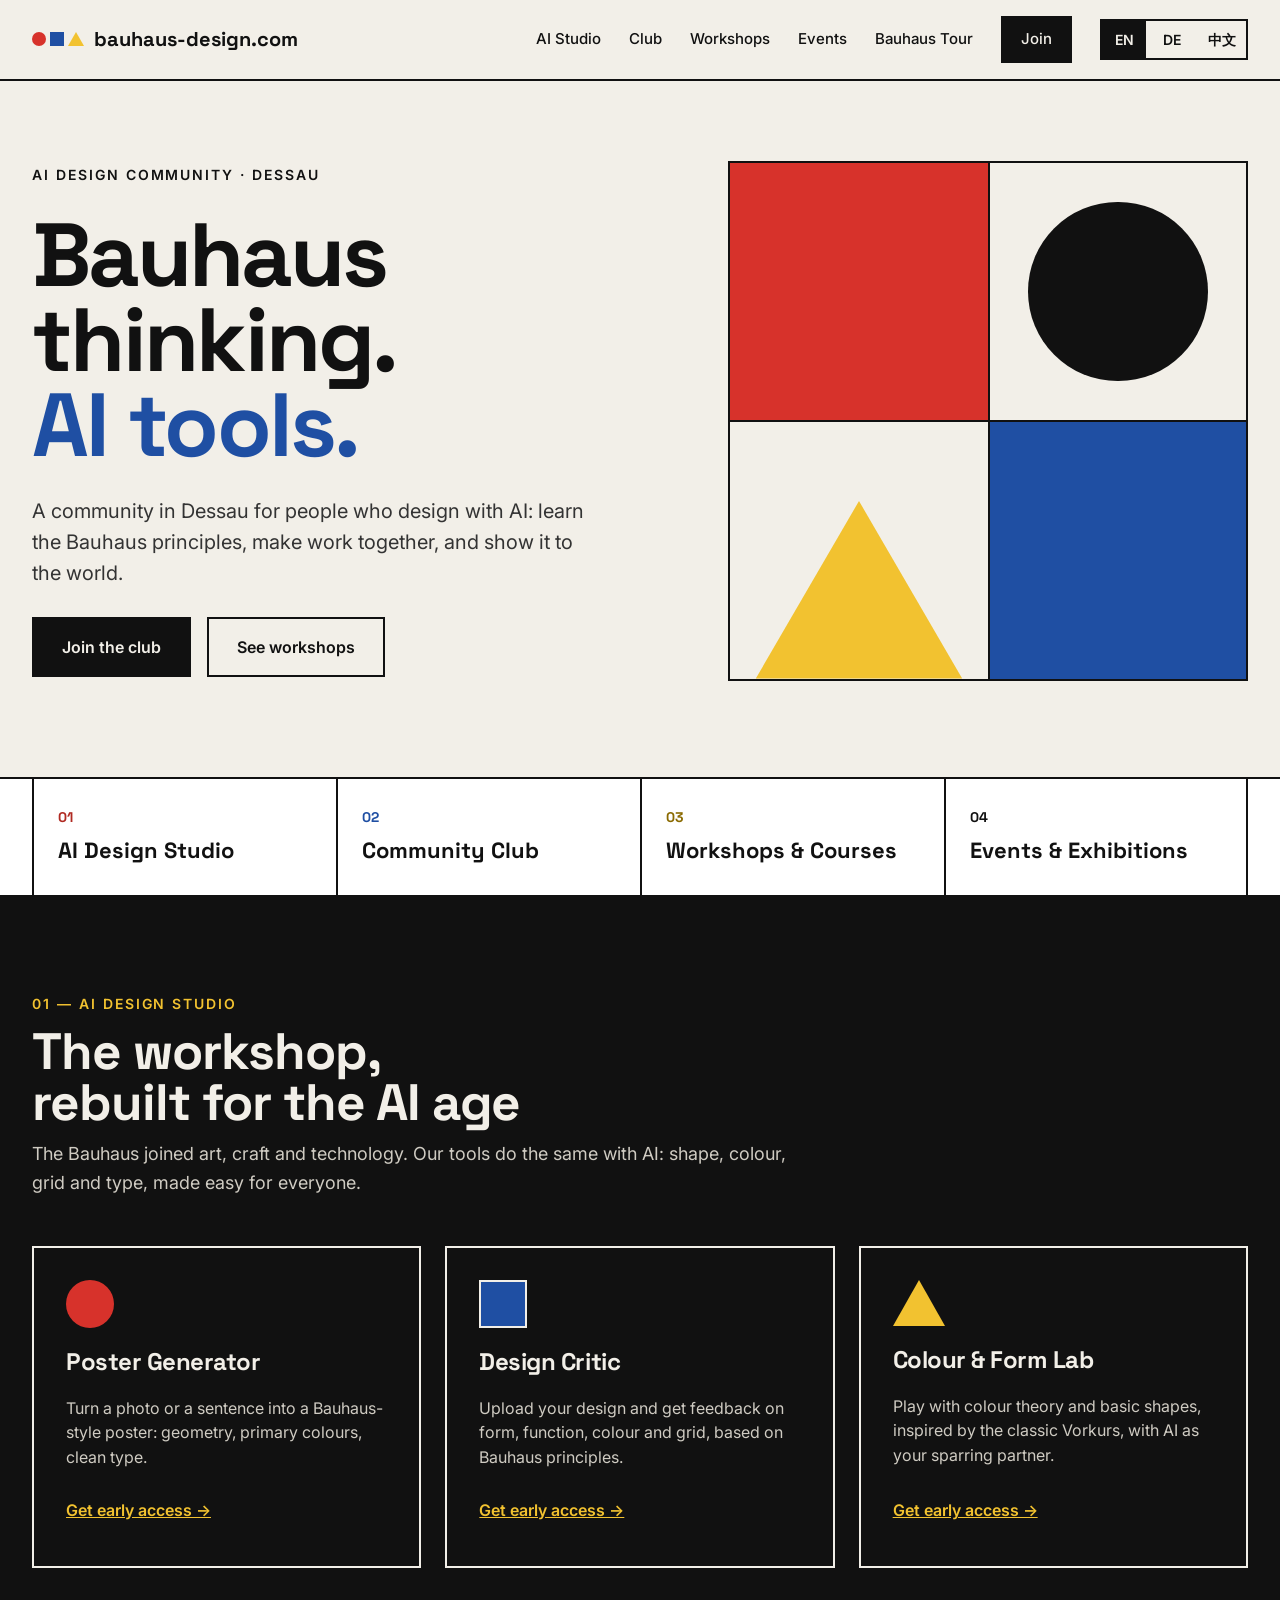
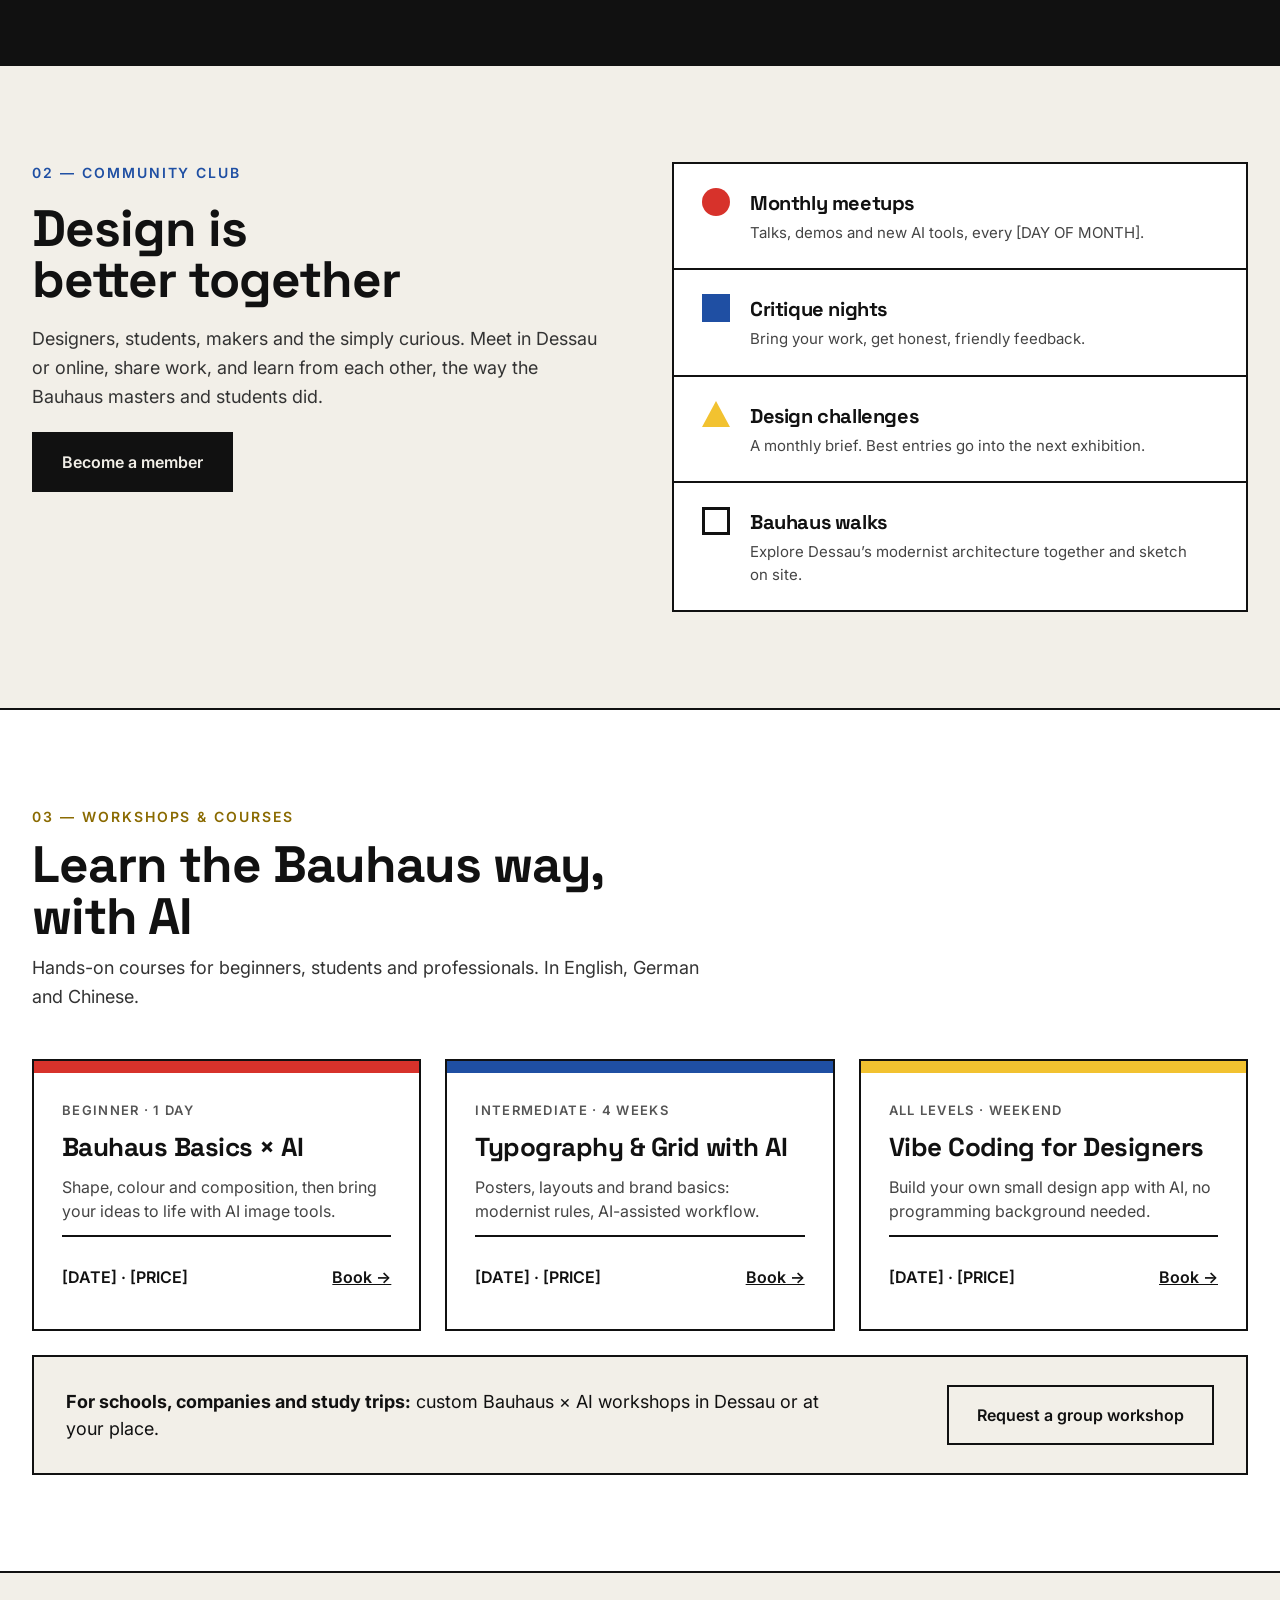
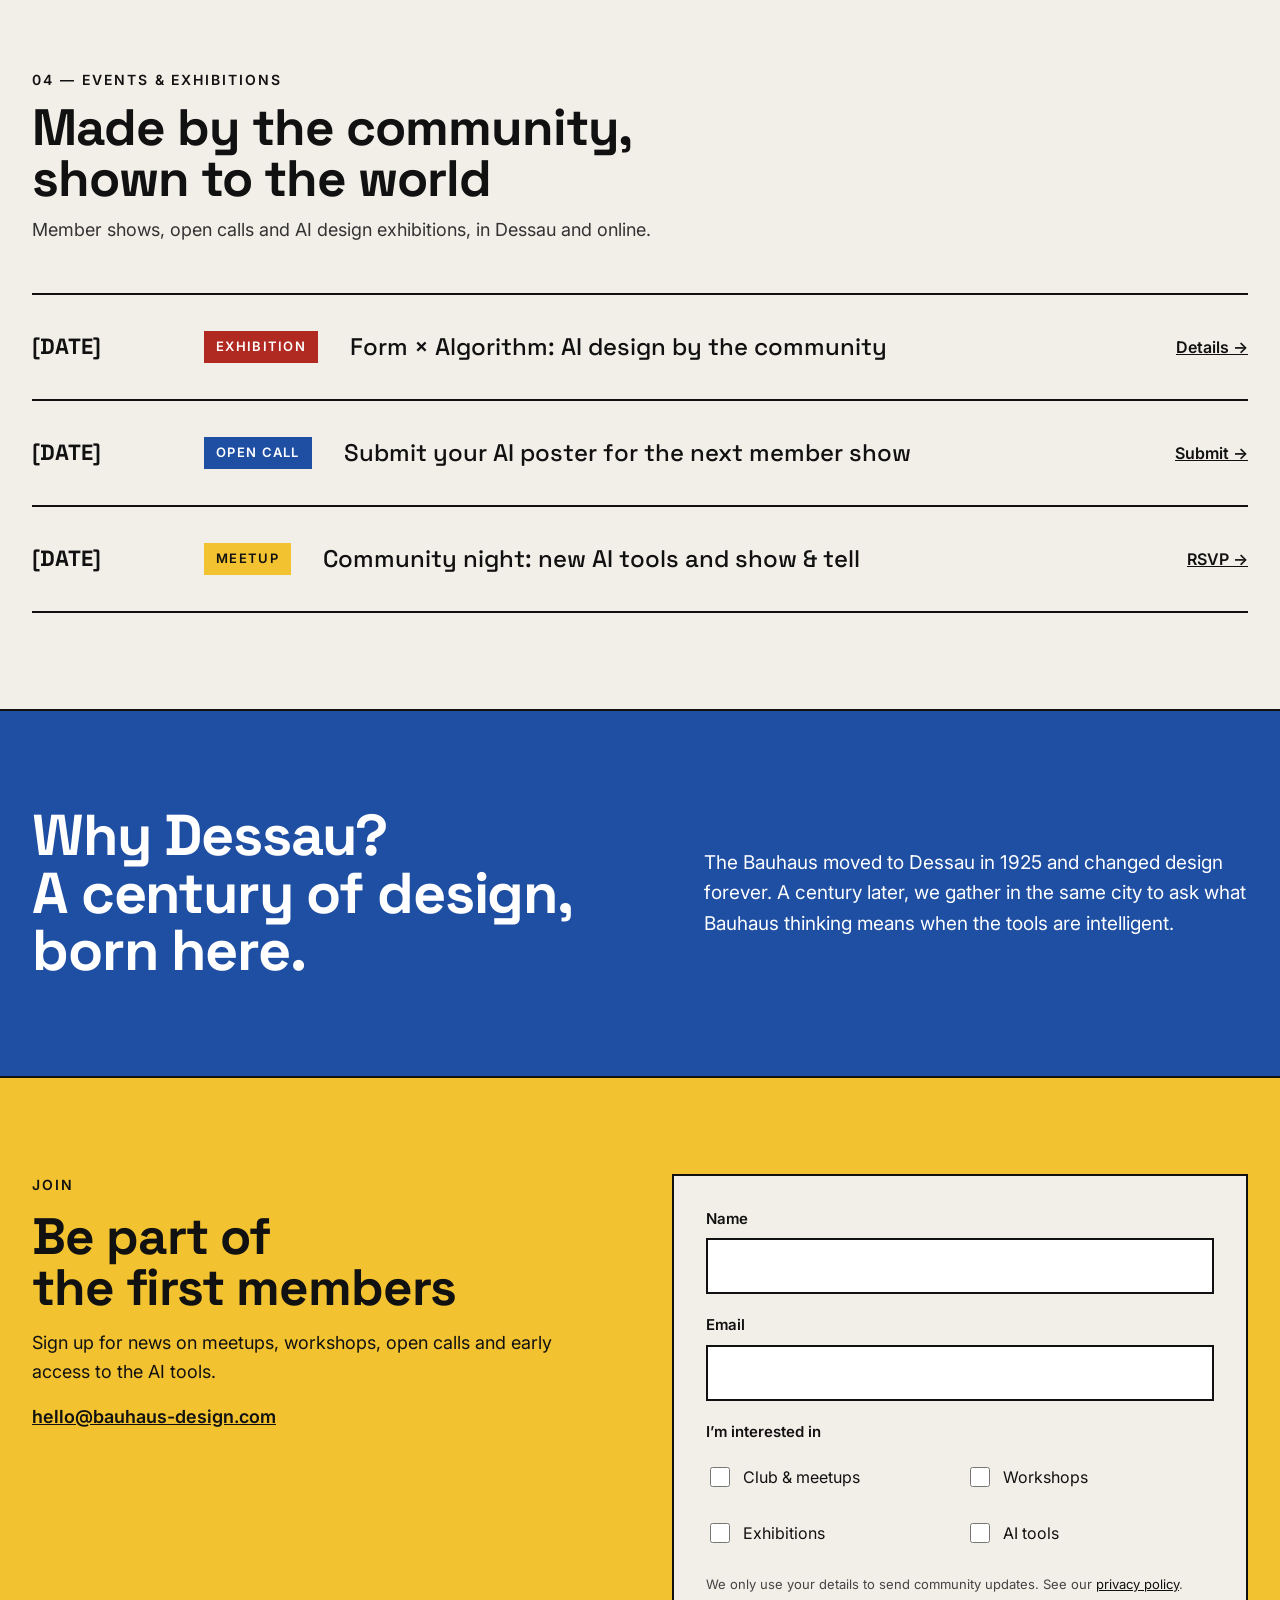
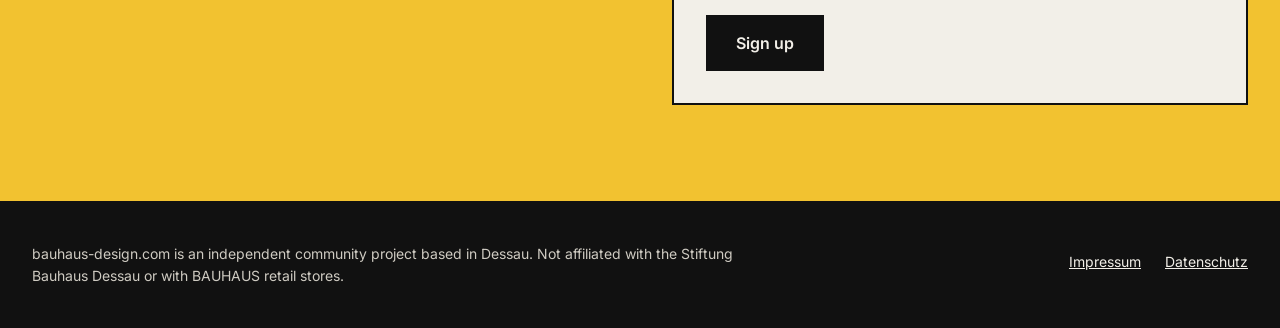
<file: index.html>
<!doctype html>
<html lang="en">
<head>
<meta charset="utf-8">
<meta name="viewport" content="width=device-width, initial-scale=1">
<title>bauhaus-design.com – AI Design Community in Dessau</title>
<meta name="description" content="Bauhaus thinking. AI tools. An AI design community in Dessau: club, workshops, events and exhibitions.">
<link rel="canonical" href="https://bauhaus-design.com/">
<link rel="alternate" hreflang="en" href="https://bauhaus-design.com/">
<link rel="alternate" hreflang="de" href="https://bauhaus-design.com/de/">
<link rel="alternate" hreflang="zh-Hans" href="https://bauhaus-design.com/zh/">
<link rel="alternate" hreflang="x-default" href="https://bauhaus-design.com/">
<meta property="og:title" content="bauhaus-design.com – Bauhaus thinking. AI tools.">
<meta property="og:description" content="Bauhaus thinking. AI tools. An AI design community in Dessau: club, workshops, events and exhibitions.">
<meta property="og:url" content="https://bauhaus-design.com/">
<meta property="og:type" content="website">
<link rel="icon" href="data:image/svg+xml,%3Csvg xmlns='http://www.w3.org/2000/svg' viewBox='0 0 32 32'%3E%3Crect width='32' height='32' fill='%23F2EFE8'/%3E%3Ccircle cx='9' cy='16' r='6' fill='%23D7322B'/%3E%3Crect x='17' y='10' width='12' height='12' fill='%231F4FA3'/%3E%3C/svg%3E">
<link rel="preconnect" href="https://fonts.googleapis.com">
<link rel="preconnect" href="https://fonts.gstatic.com" crossorigin>
<link href="https://fonts.googleapis.com/css2?family=Space+Grotesk:wght@400;500;700&family=Inter:wght@400;500;600&display=swap" rel="stylesheet">
<link rel="stylesheet" href="style.css">
</head>
<body>
<a class="skip" href="#main">Skip to content</a>

<header>
  <nav class="wrap nav" aria-label="Main">
    <a class="logo" href="#top">
      <span class="marks" aria-hidden="true"><span class="m-circle"></span><span class="m-square"></span><span class="m-tri"></span></span>
      bauhaus-design.com
    </a>
    <div class="menu">
      <a href="#studio">AI Studio</a>
      <a href="#club">Club</a>
      <a href="#workshops">Workshops</a>
      <a href="#events">Events</a>
      <a href="tour/">Bauhaus Tour</a>
      <a class="join" href="#join">Join</a>
      <div class="lang" role="group" aria-label="Language">
        <a href="" lang="en" hreflang="en" aria-current="page">EN</a>
        <a href="de/" lang="de" hreflang="de">DE</a>
        <a href="zh/" lang="zh-Hans" hreflang="zh-Hans">中文</a>
      </div>
    </div>
  </nav>
</header>

<main id="main">

<section id="top" class="wrap hero">
  <div class="hero-text">
    <p class="eyebrow">AI Design Community · Dessau</p>
    <h1>Bauhaus<br>thinking.<br><span>AI tools.</span></h1>
    <p class="hero-sub">A community in Dessau for people who design with AI: learn the Bauhaus principles, make work together, and show it to the world.</p>
    <div class="actions">
      <a class="btn" href="#join">Join the club</a>
      <a class="btn btn-outline" href="#workshops">See workshops</a>
    </div>
  </div>
  <div class="compo" aria-hidden="true">
    <div class="c1"></div>
    <div class="c2"><i></i></div>
    <div class="c3"><i></i></div>
    <div class="c4"></div>
  </div>
</section>

<section class="pillars" aria-label="What we do">
  <div class="wrap">
    <a href="#studio"><small style="color:var(--red-text)">01</small><strong>AI Design Studio</strong></a>
    <a href="#club"><small style="color:var(--blue)">02</small><strong>Community Club</strong></a>
    <a href="#workshops"><small style="color:var(--ochre)">03</small><strong>Workshops &amp; Courses</strong></a>
    <a href="#events"><small>04</small><strong>Events &amp; Exhibitions</strong></a>
  </div>
</section>

<section id="studio" class="dark">
  <div class="wrap" style="padding-top:96px;padding-bottom:96px">
    <div class="stack" style="max-width:760px;margin-bottom:48px">
      <p class="eyebrow" style="color:var(--yellow)">01 — AI Design Studio</p>
      <h2 class="h2"><span class="nb">The workshop,</span> <span class="nb">rebuilt for the AI age</span></h2>
      <p class="lead">The Bauhaus joined art, craft and technology. Our tools do the same with AI: shape, colour, grid and type, made easy for everyone.</p>
    </div>
    <div class="grid3">
      <article class="tool">
        <div class="shape-c" aria-hidden="true"></div>
        <h3>Poster Generator</h3>
        <p>Turn a photo or a sentence into a Bauhaus-style poster: geometry, primary colours, clean type.</p>
        <a href="#join">Get early access →</a>
      </article>
      <article class="tool">
        <div class="shape-s" aria-hidden="true"></div>
        <h3>Design Critic</h3>
        <p>Upload your design and get feedback on form, function, colour and grid, based on Bauhaus principles.</p>
        <a href="#join">Get early access →</a>
      </article>
      <article class="tool">
        <div class="shape-t" aria-hidden="true"></div>
        <h3>Colour &amp; Form Lab</h3>
        <p>Play with colour theory and basic shapes, inspired by the classic Vorkurs, with AI as your sparring partner.</p>
        <a href="#join">Get early access →</a>
      </article>
    </div>
  </div>
</section>

<section id="club" class="section">
  <div class="wrap split">
    <div class="stack" style="gap:20px">
      <p class="eyebrow" style="color:var(--blue)">02 — Community Club</p>
      <h2 class="h2"><span class="nb">Design is</span> <span class="nb">better together</span></h2>
      <p class="lead">Designers, students, makers and the simply curious. Meet in Dessau or online, share work, and learn from each other, the way the Bauhaus masters and students did.</p>
      <p><a class="btn" href="#join">Become a member</a></p>
    </div>
    <div class="list">
      <div class="list-item"><span class="i-c" aria-hidden="true"></span><div><h3>Monthly meetups</h3><p>Talks, demos and new AI tools, every [DAY OF MONTH].</p></div></div>
      <div class="list-item"><span class="i-s" aria-hidden="true"></span><div><h3>Critique nights</h3><p>Bring your work, get honest, friendly feedback.</p></div></div>
      <div class="list-item"><span class="i-t" aria-hidden="true"></span><div><h3>Design challenges</h3><p>A monthly brief. Best entries go into the next exhibition.</p></div></div>
      <div class="list-item"><span class="i-o" aria-hidden="true"></span><div><h3>Bauhaus walks</h3><p>Explore Dessau’s modernist architecture together and sketch on site.</p></div></div>
    </div>
  </div>
</section>

<section id="workshops" class="section white">
  <div class="wrap">
    <div class="stack" style="max-width:720px;margin-bottom:48px">
      <p class="eyebrow" style="color:var(--ochre)">03 — Workshops &amp; Courses</p>
      <h2 class="h2"><span class="nb">Learn the Bauhaus way,</span> <span class="nb">with AI</span></h2>
      <p class="lead">Hands-on courses for beginners, students and professionals. In English, German and Chinese.</p>
    </div>
    <div class="grid3">
      <article class="course">
        <div class="bar" style="background:var(--red)" aria-hidden="true"></div>
        <div class="body">
          <p class="meta">Beginner · 1 day</p>
          <h3>Bauhaus Basics × AI</h3>
          <p>Shape, colour and composition, then bring your ideas to life with AI image tools.</p>
          <div class="foot"><span>[DATE] · [PRICE]</span><a href="#join">Book →</a></div>
        </div>
      </article>
      <article class="course">
        <div class="bar" style="background:var(--blue)" aria-hidden="true"></div>
        <div class="body">
          <p class="meta">Intermediate · 4 weeks</p>
          <h3>Typography &amp; Grid with AI</h3>
          <p>Posters, layouts and brand basics: modernist rules, AI-assisted workflow.</p>
          <div class="foot"><span>[DATE] · [PRICE]</span><a href="#join">Book →</a></div>
        </div>
      </article>
      <article class="course">
        <div class="bar" style="background:var(--yellow)" aria-hidden="true"></div>
        <div class="body">
          <p class="meta">All levels · Weekend</p>
          <h3>Vibe Coding for Designers</h3>
          <p>Build your own small design app with AI, no programming background needed.</p>
          <div class="foot"><span>[DATE] · [PRICE]</span><a href="#join">Book →</a></div>
        </div>
      </article>
    </div>
    <div class="group">
      <p><strong>For schools, companies and study trips:</strong> custom Bauhaus × AI workshops in Dessau or at your place.</p>
      <a class="btn btn-outline" href="#join">Request a group workshop</a>
    </div>
  </div>
</section>

<section id="events" class="section">
  <div class="wrap">
    <div class="stack" style="max-width:760px">
      <p class="eyebrow">04 — Events &amp; Exhibitions</p>
      <h2 class="h2"><span class="nb">Made by the community,</span> <span class="nb">shown to the world</span></h2>
      <p class="lead">Member shows, open calls and AI design exhibitions, in Dessau and online.</p>
    </div>
    <div class="events">
      <div class="event">
        <span class="date">[DATE]</span>
        <span class="tag" style="background:var(--red-text);color:var(--white)">Exhibition</span>
        <span class="title">Form × Algorithm: AI design by the community</span>
        <a href="#join">Details →</a>
      </div>
      <div class="event">
        <span class="date">[DATE]</span>
        <span class="tag" style="background:var(--blue);color:var(--white)">Open call</span>
        <span class="title">Submit your AI poster for the next member show</span>
        <a href="#join">Submit →</a>
      </div>
      <div class="event">
        <span class="date">[DATE]</span>
        <span class="tag" style="background:var(--yellow)">Meetup</span>
        <span class="title">Community night: new AI tools and show &amp; tell</span>
        <a href="#join">RSVP →</a>
      </div>
    </div>
  </div>
</section>

<section class="section blue" aria-label="Why Dessau">
  <div class="wrap">
    <h2><span class="nb">Why Dessau?</span> <span class="nb">A century of design,</span> <span class="nb">born here.</span></h2>
    <p>The Bauhaus moved to Dessau in 1925 and changed design forever. A century later, we gather in the same city to ask what Bauhaus thinking means when the tools are intelligent.</p>
  </div>
</section>

<section id="join" class="section yellow">
  <div class="wrap split">
    <div class="stack" style="gap:16px">
      <p class="eyebrow">Join</p>
      <h2 class="h2"><span class="nb">Be part of</span> <span class="nb">the first members</span></h2>
      <p class="lead" style="color:var(--ink)">Sign up for news on meetups, workshops, open calls and early access to the AI tools.</p>
      <p style="font-size:18px;font-weight:600"><a href="mailto:hello@bauhaus-design.com">hello@bauhaus-design.com</a></p>
    </div>
    <!-- Replace YOUR_FORM_ID with your Formspree form ID (https://formspree.io) -->
    <form class="form" action="https://formspree.io/f/YOUR_FORM_ID" method="POST">
      <input type="hidden" name="language" value="en">
      <div class="field">
        <label for="j-name">Name</label>
        <input id="j-name" name="name" type="text" autocomplete="name" required>
      </div>
      <div class="field">
        <label for="j-email">Email</label>
        <input id="j-email" name="email" type="email" autocomplete="email" required>
      </div>
      <fieldset>
        <legend>I’m interested in</legend>
        <div class="checks">
          <label><input type="checkbox" name="interest" value="club"> Club &amp; meetups</label>
          <label><input type="checkbox" name="interest" value="workshops"> Workshops</label>
          <label><input type="checkbox" name="interest" value="exhibitions"> Exhibitions</label>
          <label><input type="checkbox" name="interest" value="ai-tools"> AI tools</label>
        </div>
      </fieldset>
      <p class="small">We only use your details to send community updates. See our <a href="datenschutz.html">privacy policy</a>.</p>
      <button class="btn" type="submit">Sign up</button>
    </form>
  </div>
</section>

</main>

<footer>
  <div class="wrap">
    <p style="max-width:720px">bauhaus-design.com is an independent community project based in Dessau. Not affiliated with the Stiftung Bauhaus Dessau or with BAUHAUS retail stores.</p>
    <nav aria-label="Legal">
      <a href="impressum.html">Impressum</a>
      <a href="datenschutz.html">Datenschutz</a>
    </nav>
  </div>
</footer>

</body>
</html>
</file>
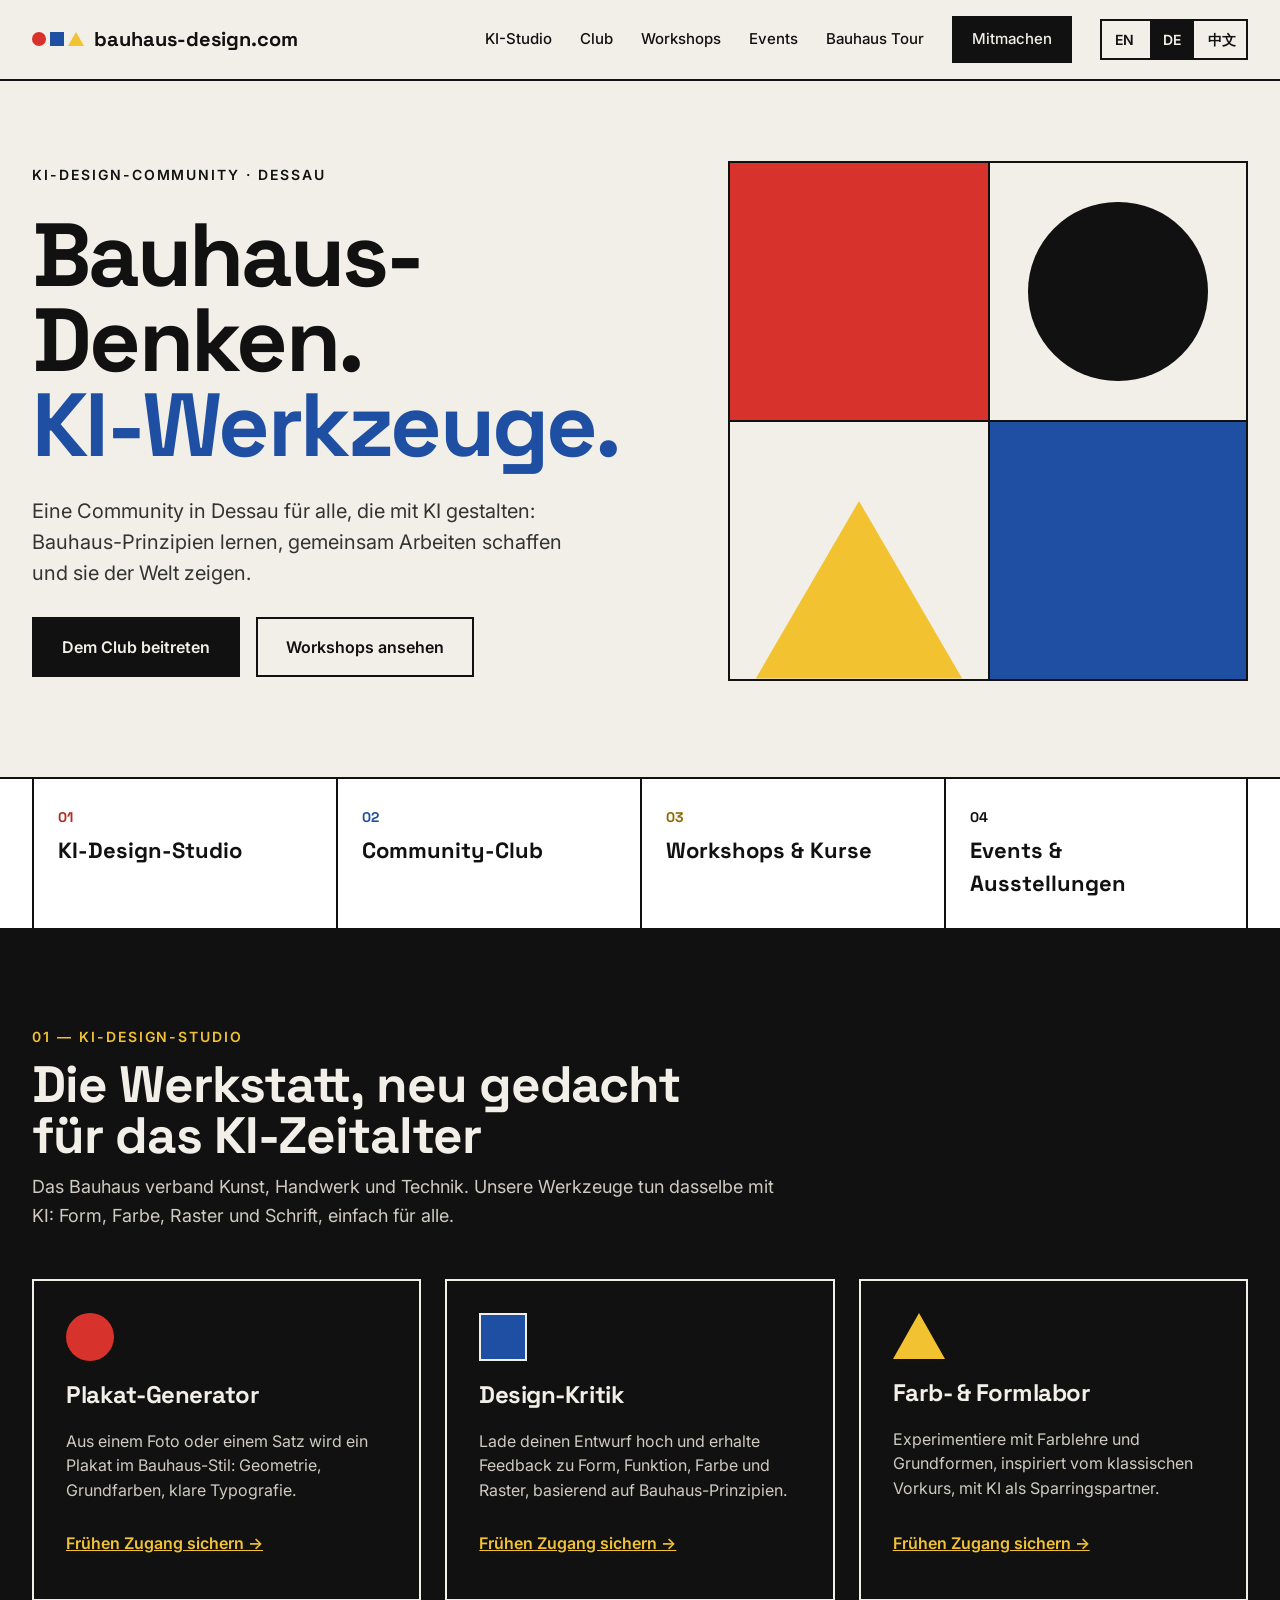
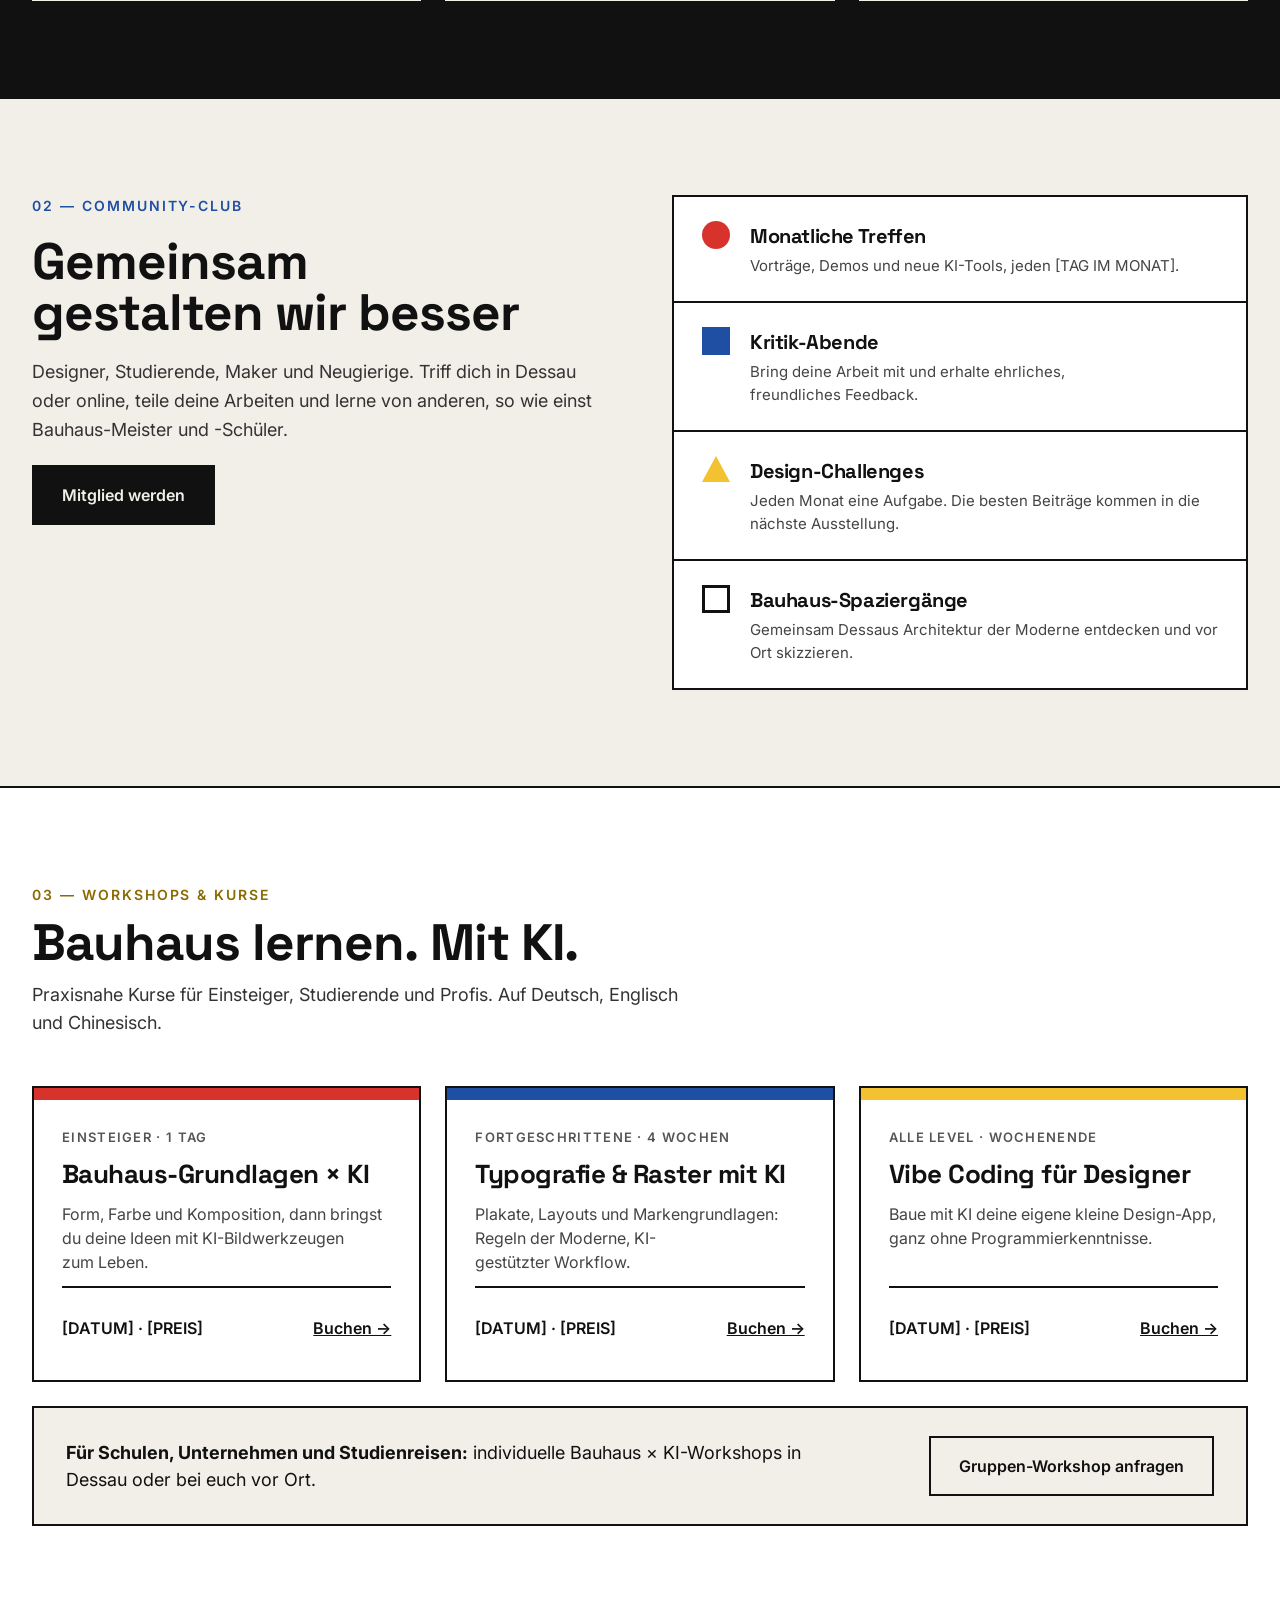
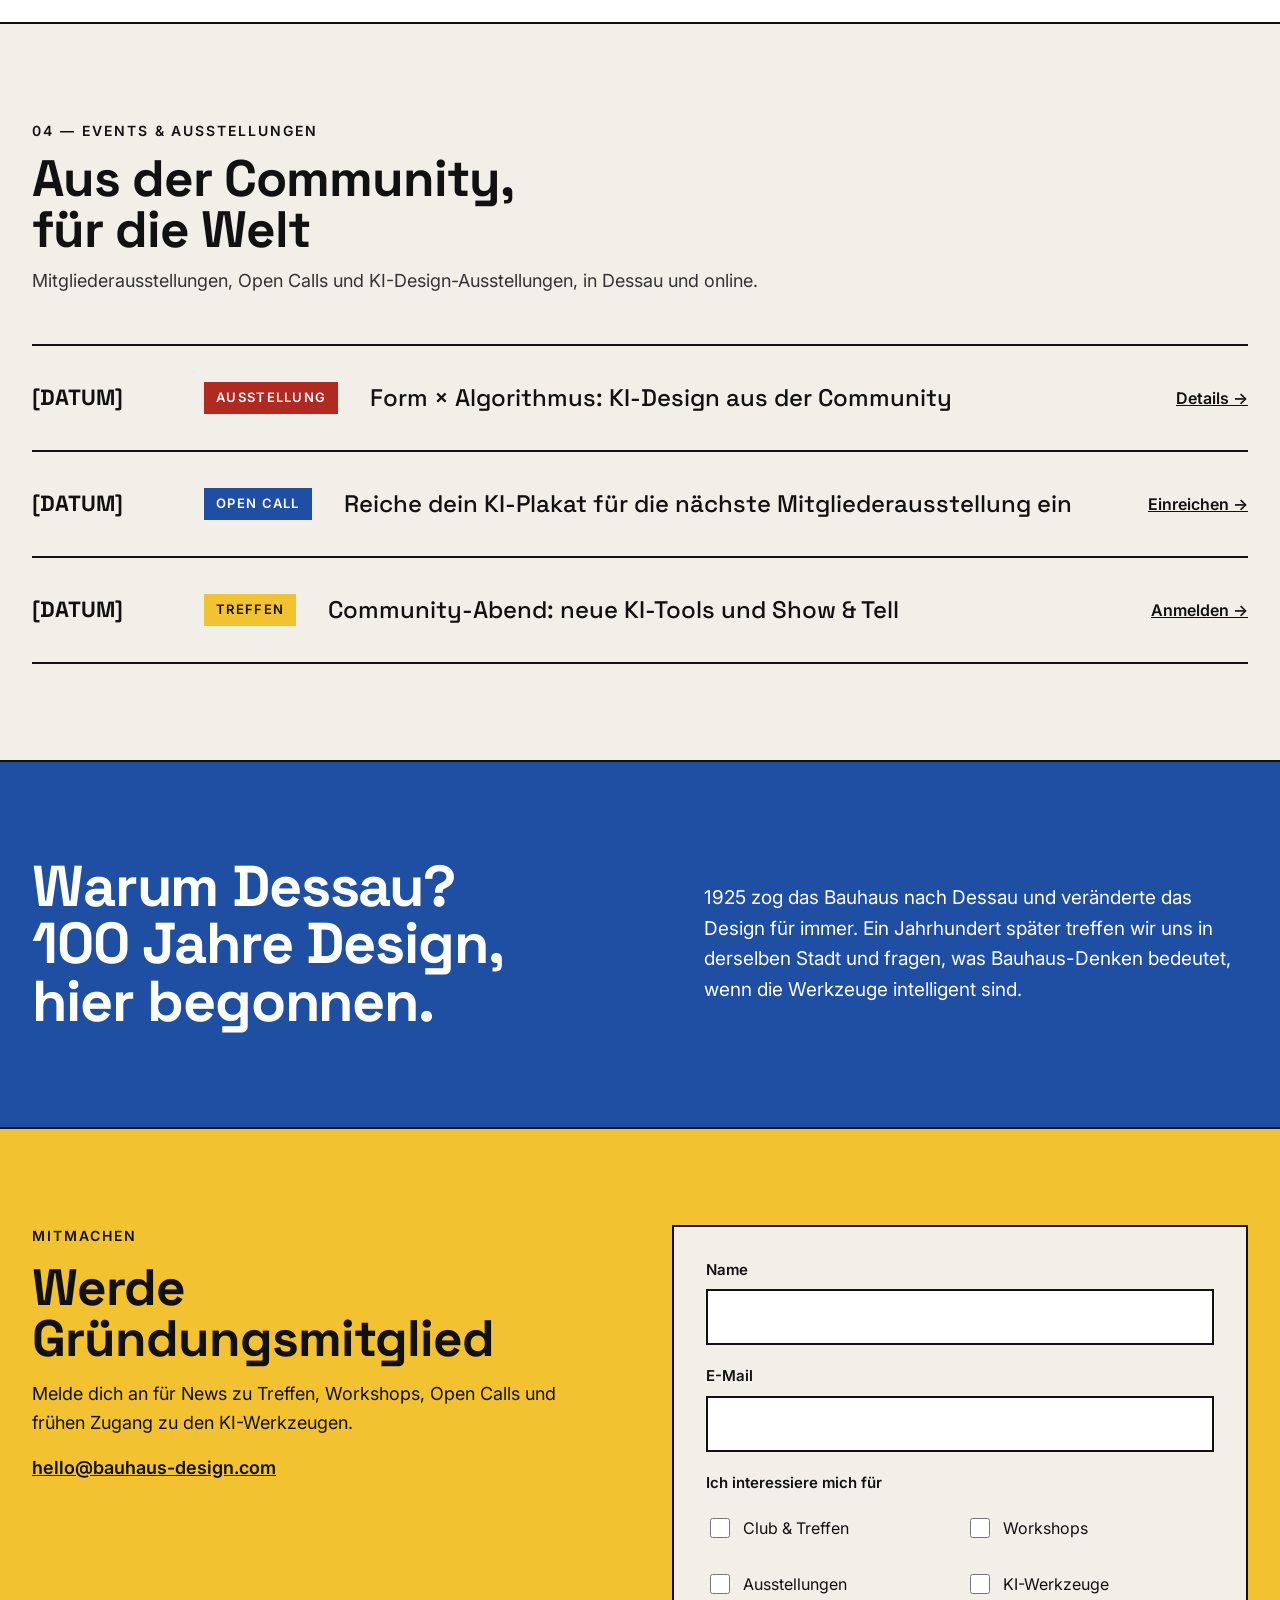
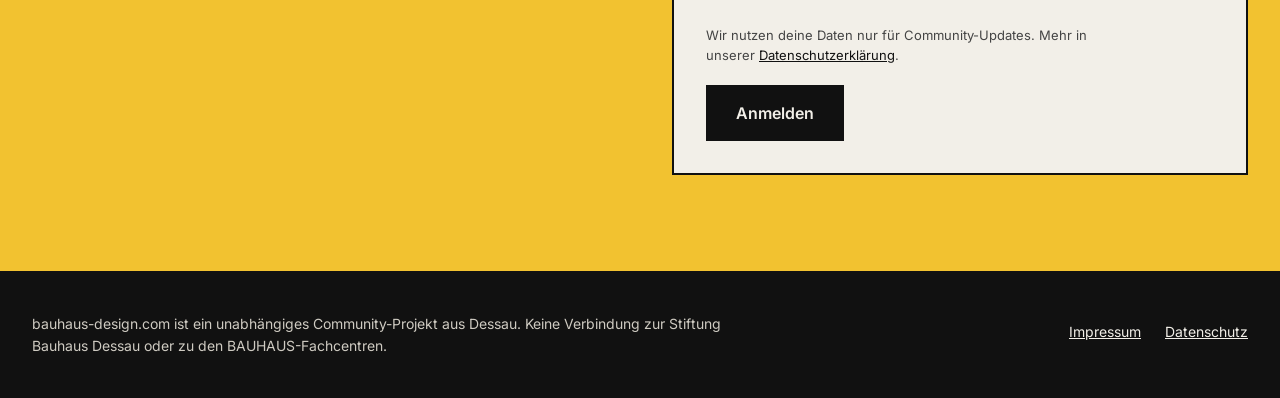
<file: de/index.html>
<!doctype html>
<html lang="de">
<head>
<meta charset="utf-8">
<meta name="viewport" content="width=device-width, initial-scale=1">
<title>bauhaus-design.com – KI-Design-Community in Dessau</title>
<meta name="description" content="Bauhaus-Denken. KI-Werkzeuge. Eine KI-Design-Community in Dessau: Club, Workshops, Events und Ausstellungen.">
<link rel="canonical" href="https://bauhaus-design.com/de/">
<link rel="alternate" hreflang="en" href="https://bauhaus-design.com/">
<link rel="alternate" hreflang="de" href="https://bauhaus-design.com/de/">
<link rel="alternate" hreflang="zh-Hans" href="https://bauhaus-design.com/zh/">
<link rel="alternate" hreflang="x-default" href="https://bauhaus-design.com/">
<meta property="og:title" content="bauhaus-design.com – Bauhaus-Denken. KI-Werkzeuge.">
<meta property="og:description" content="Bauhaus-Denken. KI-Werkzeuge. Eine KI-Design-Community in Dessau: Club, Workshops, Events und Ausstellungen.">
<meta property="og:url" content="https://bauhaus-design.com/de/">
<meta property="og:type" content="website">
<link rel="icon" href="data:image/svg+xml,%3Csvg xmlns='http://www.w3.org/2000/svg' viewBox='0 0 32 32'%3E%3Crect width='32' height='32' fill='%23F2EFE8'/%3E%3Ccircle cx='9' cy='16' r='6' fill='%23D7322B'/%3E%3Crect x='17' y='10' width='12' height='12' fill='%231F4FA3'/%3E%3C/svg%3E">
<link rel="preconnect" href="https://fonts.googleapis.com">
<link rel="preconnect" href="https://fonts.gstatic.com" crossorigin>
<link href="https://fonts.googleapis.com/css2?family=Space+Grotesk:wght@400;500;700&family=Inter:wght@400;500;600&display=swap" rel="stylesheet">
<link rel="stylesheet" href="../style.css">
</head>
<body>
<a class="skip" href="#main">Zum Inhalt springen</a>

<header>
  <nav class="wrap nav" aria-label="Hauptmenü">
    <a class="logo" href="#top">
      <span class="marks" aria-hidden="true"><span class="m-circle"></span><span class="m-square"></span><span class="m-tri"></span></span>
      bauhaus-design.com
    </a>
    <div class="menu">
      <a href="#studio">KI-Studio</a>
      <a href="#club">Club</a>
      <a href="#workshops">Workshops</a>
      <a href="#events">Events</a>
      <a href="tour/">Bauhaus Tour</a>
      <a class="join" href="#join">Mitmachen</a>
      <div class="lang" role="group" aria-label="Sprache">
        <a href="../" lang="en" hreflang="en">EN</a>
        <a href="../de/" lang="de" hreflang="de" aria-current="page">DE</a>
        <a href="../zh/" lang="zh-Hans" hreflang="zh-Hans">中文</a>
      </div>
    </div>
  </nav>
</header>

<main id="main">

<section id="top" class="wrap hero">
  <div class="hero-text">
    <p class="eyebrow">KI-Design-Community · Dessau</p>
    <h1>Bauhaus-<br>Denken.<br><span>KI-Werkzeuge.</span></h1>
    <p class="hero-sub">Eine Community in Dessau für alle, die mit KI gestalten: Bauhaus-Prinzipien lernen, gemeinsam Arbeiten schaffen und sie der Welt zeigen.</p>
    <div class="actions">
      <a class="btn" href="#join">Dem Club beitreten</a>
      <a class="btn btn-outline" href="#workshops">Workshops ansehen</a>
    </div>
  </div>
  <div class="compo" aria-hidden="true">
    <div class="c1"></div>
    <div class="c2"><i></i></div>
    <div class="c3"><i></i></div>
    <div class="c4"></div>
  </div>
</section>

<section class="pillars" aria-label="Was wir machen">
  <div class="wrap">
    <a href="#studio"><small style="color:var(--red-text)">01</small><strong>KI-Design-Studio</strong></a>
    <a href="#club"><small style="color:var(--blue)">02</small><strong>Community-Club</strong></a>
    <a href="#workshops"><small style="color:var(--ochre)">03</small><strong>Workshops &amp; Kurse</strong></a>
    <a href="#events"><small>04</small><strong>Events &amp; Ausstellungen</strong></a>
  </div>
</section>

<section id="studio" class="dark">
  <div class="wrap" style="padding-top:96px;padding-bottom:96px">
    <div class="stack" style="max-width:760px;margin-bottom:48px">
      <p class="eyebrow" style="color:var(--yellow)">01 — KI-Design-Studio</p>
      <h2 class="h2"><span class="nb">Die Werkstatt,</span> <span class="nb">neu gedacht</span> <span class="nb">für das KI-Zeitalter</span></h2>
      <p class="lead">Das Bauhaus verband Kunst, Handwerk und Technik. Unsere Werkzeuge tun dasselbe mit KI: Form, Farbe, Raster und Schrift, einfach für alle.</p>
    </div>
    <div class="grid3">
      <article class="tool">
        <div class="shape-c" aria-hidden="true"></div>
        <h3>Plakat-Generator</h3>
        <p>Aus einem Foto oder einem Satz wird ein Plakat im Bauhaus-Stil: Geometrie, Grundfarben, klare Typografie.</p>
        <a href="#join">Frühen Zugang sichern →</a>
      </article>
      <article class="tool">
        <div class="shape-s" aria-hidden="true"></div>
        <h3>Design-Kritik</h3>
        <p>Lade deinen Entwurf hoch und erhalte Feedback zu Form, Funktion, Farbe und Raster, basierend auf Bauhaus-Prinzipien.</p>
        <a href="#join">Frühen Zugang sichern →</a>
      </article>
      <article class="tool">
        <div class="shape-t" aria-hidden="true"></div>
        <h3>Farb- &amp; Formlabor</h3>
        <p>Experimentiere mit Farblehre und Grundformen, inspiriert vom klassischen Vorkurs, mit KI als Sparringspartner.</p>
        <a href="#join">Frühen Zugang sichern →</a>
      </article>
    </div>
  </div>
</section>

<section id="club" class="section">
  <div class="wrap split">
    <div class="stack" style="gap:20px">
      <p class="eyebrow" style="color:var(--blue)">02 — Community-Club</p>
      <h2 class="h2"><span class="nb">Gemeinsam</span> <span class="nb">gestalten wir besser</span></h2>
      <p class="lead">Designer, Studierende, Maker und Neugierige. Triff dich in Dessau oder online, teile deine Arbeiten und lerne von anderen, so wie einst Bauhaus-Meister und -Schüler.</p>
      <p><a class="btn" href="#join">Mitglied werden</a></p>
    </div>
    <div class="list">
      <div class="list-item"><span class="i-c" aria-hidden="true"></span><div><h3>Monatliche Treffen</h3><p>Vorträge, Demos und neue KI-Tools, jeden [TAG IM MONAT].</p></div></div>
      <div class="list-item"><span class="i-s" aria-hidden="true"></span><div><h3>Kritik-Abende</h3><p>Bring deine Arbeit mit und erhalte ehrliches, freundliches Feedback.</p></div></div>
      <div class="list-item"><span class="i-t" aria-hidden="true"></span><div><h3>Design-Challenges</h3><p>Jeden Monat eine Aufgabe. Die besten Beiträge kommen in die nächste Ausstellung.</p></div></div>
      <div class="list-item"><span class="i-o" aria-hidden="true"></span><div><h3>Bauhaus-Spaziergänge</h3><p>Gemeinsam Dessaus Architektur der Moderne entdecken und vor Ort skizzieren.</p></div></div>
    </div>
  </div>
</section>

<section id="workshops" class="section white">
  <div class="wrap">
    <div class="stack" style="max-width:720px;margin-bottom:48px">
      <p class="eyebrow" style="color:var(--ochre)">03 — Workshops &amp; Kurse</p>
      <h2 class="h2"><span class="nb">Bauhaus lernen.</span> <span class="nb">Mit KI.</span></h2>
      <p class="lead">Praxisnahe Kurse für Einsteiger, Studierende und Profis. Auf Deutsch, Englisch und Chinesisch.</p>
    </div>
    <div class="grid3">
      <article class="course">
        <div class="bar" style="background:var(--red)" aria-hidden="true"></div>
        <div class="body">
          <p class="meta">Einsteiger · 1 Tag</p>
          <h3>Bauhaus-Grundlagen × KI</h3>
          <p>Form, Farbe und Komposition, dann bringst du deine Ideen mit KI-Bildwerkzeugen zum Leben.</p>
          <div class="foot"><span>[DATUM] · [PREIS]</span><a href="#join">Buchen →</a></div>
        </div>
      </article>
      <article class="course">
        <div class="bar" style="background:var(--blue)" aria-hidden="true"></div>
        <div class="body">
          <p class="meta">Fortgeschrittene · 4 Wochen</p>
          <h3>Typografie &amp; Raster mit KI</h3>
          <p>Plakate, Layouts und Markengrundlagen: Regeln der Moderne, KI-gestützter Workflow.</p>
          <div class="foot"><span>[DATUM] · [PREIS]</span><a href="#join">Buchen →</a></div>
        </div>
      </article>
      <article class="course">
        <div class="bar" style="background:var(--yellow)" aria-hidden="true"></div>
        <div class="body">
          <p class="meta">Alle Level · Wochenende</p>
          <h3>Vibe Coding für Designer</h3>
          <p>Baue mit KI deine eigene kleine Design-App, ganz ohne Programmierkenntnisse.</p>
          <div class="foot"><span>[DATUM] · [PREIS]</span><a href="#join">Buchen →</a></div>
        </div>
      </article>
    </div>
    <div class="group">
      <p><strong>Für Schulen, Unternehmen und Studienreisen:</strong> individuelle Bauhaus × KI-Workshops in Dessau oder bei euch vor Ort.</p>
      <a class="btn btn-outline" href="#join">Gruppen-Workshop anfragen</a>
    </div>
  </div>
</section>

<section id="events" class="section">
  <div class="wrap">
    <div class="stack" style="max-width:760px">
      <p class="eyebrow">04 — Events &amp; Ausstellungen</p>
      <h2 class="h2"><span class="nb">Aus der Community,</span> <span class="nb">für die Welt</span></h2>
      <p class="lead">Mitgliederausstellungen, Open Calls und KI-Design-Ausstellungen, in Dessau und online.</p>
    </div>
    <div class="events">
      <div class="event">
        <span class="date">[DATUM]</span>
        <span class="tag" style="background:var(--red-text);color:var(--white)">Ausstellung</span>
        <span class="title">Form × Algorithmus: KI-Design aus der Community</span>
        <a href="#join">Details →</a>
      </div>
      <div class="event">
        <span class="date">[DATUM]</span>
        <span class="tag" style="background:var(--blue);color:var(--white)">Open Call</span>
        <span class="title">Reiche dein KI-Plakat für die nächste Mitgliederausstellung ein</span>
        <a href="#join">Einreichen →</a>
      </div>
      <div class="event">
        <span class="date">[DATUM]</span>
        <span class="tag" style="background:var(--yellow)">Treffen</span>
        <span class="title">Community-Abend: neue KI-Tools und Show &amp; Tell</span>
        <a href="#join">Anmelden →</a>
      </div>
    </div>
  </div>
</section>

<section class="section blue" aria-label="Warum Dessau">
  <div class="wrap">
    <h2><span class="nb">Warum Dessau?</span> <span class="nb">100 Jahre Design,</span> <span class="nb">hier begonnen.</span></h2>
    <p>1925 zog das Bauhaus nach Dessau und veränderte das Design für immer. Ein Jahrhundert später treffen wir uns in derselben Stadt und fragen, was Bauhaus-Denken bedeutet, wenn die Werkzeuge intelligent sind.</p>
  </div>
</section>

<section id="join" class="section yellow">
  <div class="wrap split">
    <div class="stack" style="gap:16px">
      <p class="eyebrow">Mitmachen</p>
      <h2 class="h2">Werde Gründungsmitglied</h2>
      <p class="lead" style="color:var(--ink)">Melde dich an für News zu Treffen, Workshops, Open Calls und frühen Zugang zu den KI-Werkzeugen.</p>
      <p style="font-size:18px;font-weight:600"><a href="mailto:hello@bauhaus-design.com">hello@bauhaus-design.com</a></p>
    </div>
    <!-- Replace YOUR_FORM_ID with your Formspree form ID (https://formspree.io) -->
    <form class="form" action="https://formspree.io/f/YOUR_FORM_ID" method="POST">
      <input type="hidden" name="language" value="de">
      <div class="field">
        <label for="j-name">Name</label>
        <input id="j-name" name="name" type="text" autocomplete="name" required>
      </div>
      <div class="field">
        <label for="j-email">E-Mail</label>
        <input id="j-email" name="email" type="email" autocomplete="email" required>
      </div>
      <fieldset>
        <legend>Ich interessiere mich für</legend>
        <div class="checks">
          <label><input type="checkbox" name="interest" value="club"> Club &amp; Treffen</label>
          <label><input type="checkbox" name="interest" value="workshops"> Workshops</label>
          <label><input type="checkbox" name="interest" value="exhibitions"> Ausstellungen</label>
          <label><input type="checkbox" name="interest" value="ai-tools"> KI-Werkzeuge</label>
        </div>
      </fieldset>
      <p class="small">Wir nutzen deine Daten nur für Community-Updates. Mehr in unserer <a href="../datenschutz.html">Datenschutzerklärung</a>.</p>
      <button class="btn" type="submit">Anmelden</button>
    </form>
  </div>
</section>

</main>

<footer>
  <div class="wrap">
    <p style="max-width:720px">bauhaus-design.com ist ein unabhängiges Community-Projekt aus Dessau. Keine Verbindung zur Stiftung Bauhaus Dessau oder zu den BAUHAUS-Fachcentren.</p>
    <nav aria-label="Rechtliches">
      <a href="../impressum.html">Impressum</a>
      <a href="../datenschutz.html">Datenschutz</a>
    </nav>
  </div>
</footer>

</body>
</html>
</file>
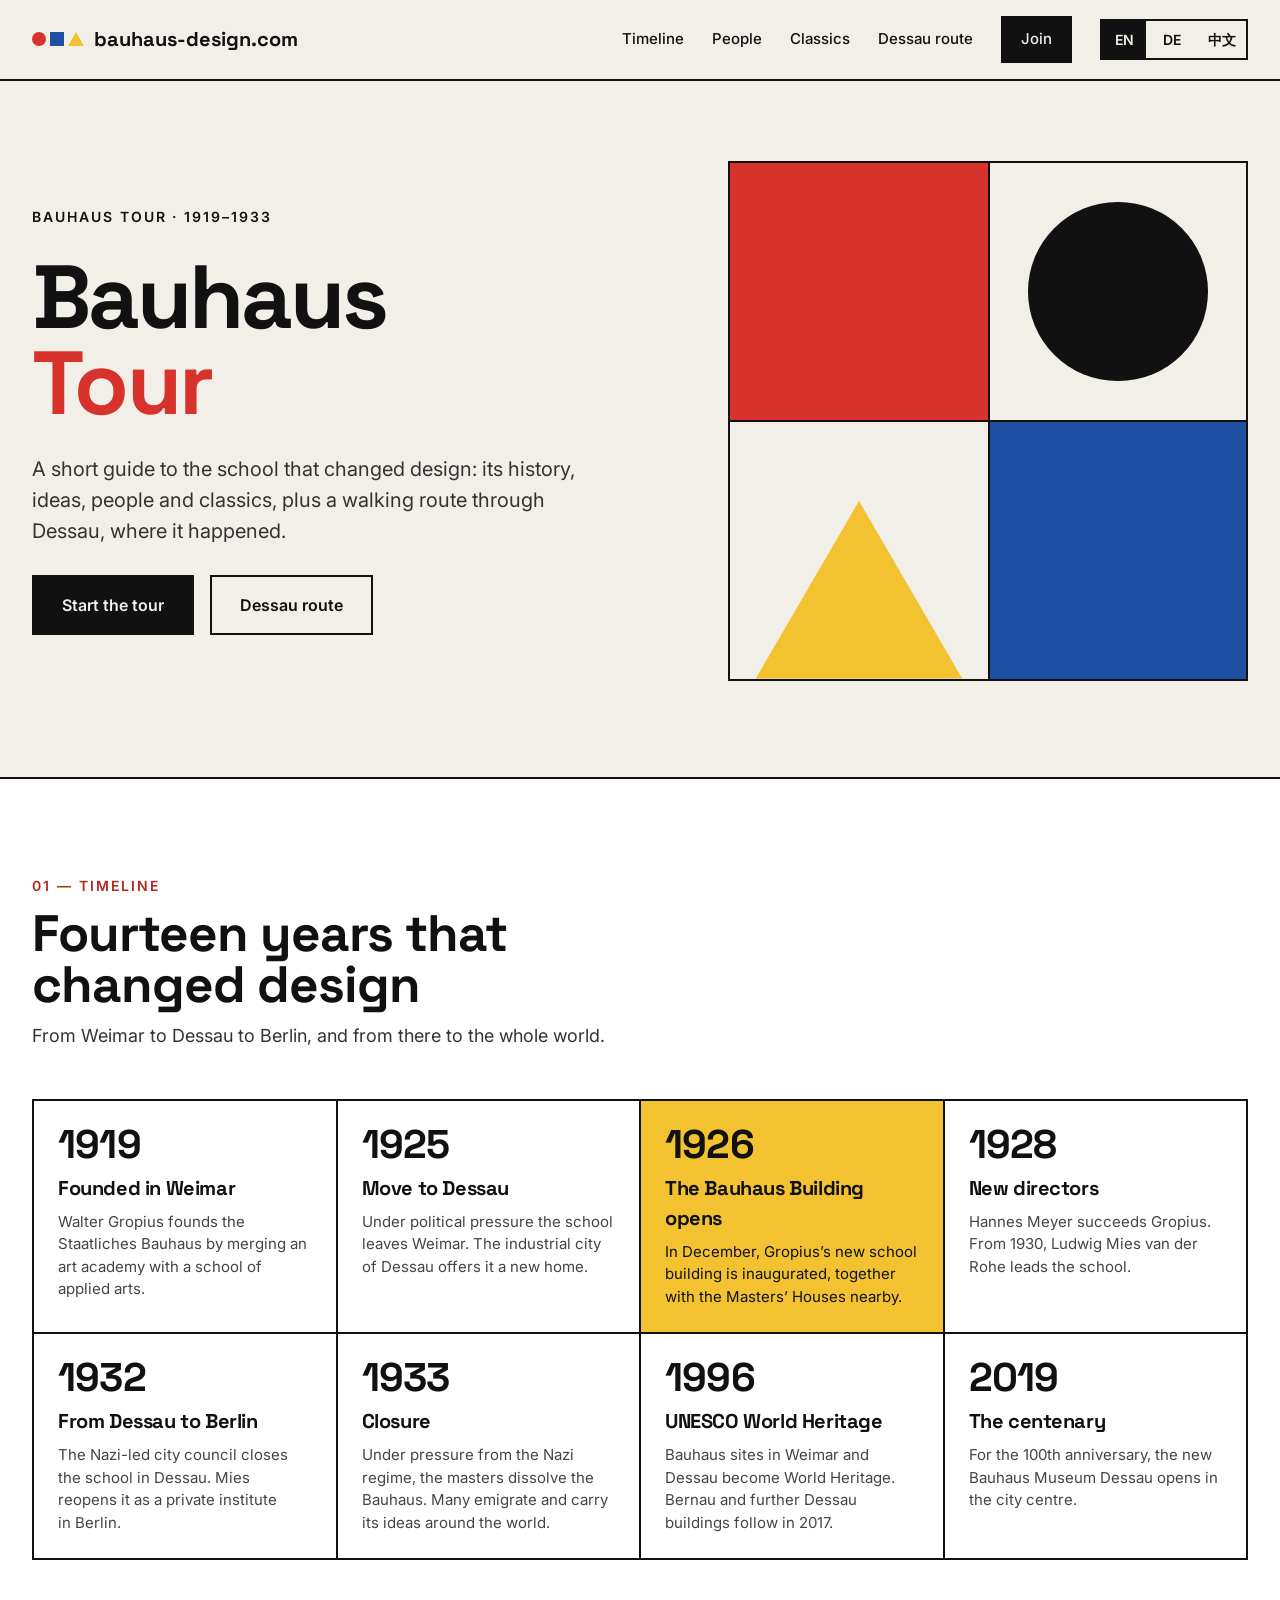
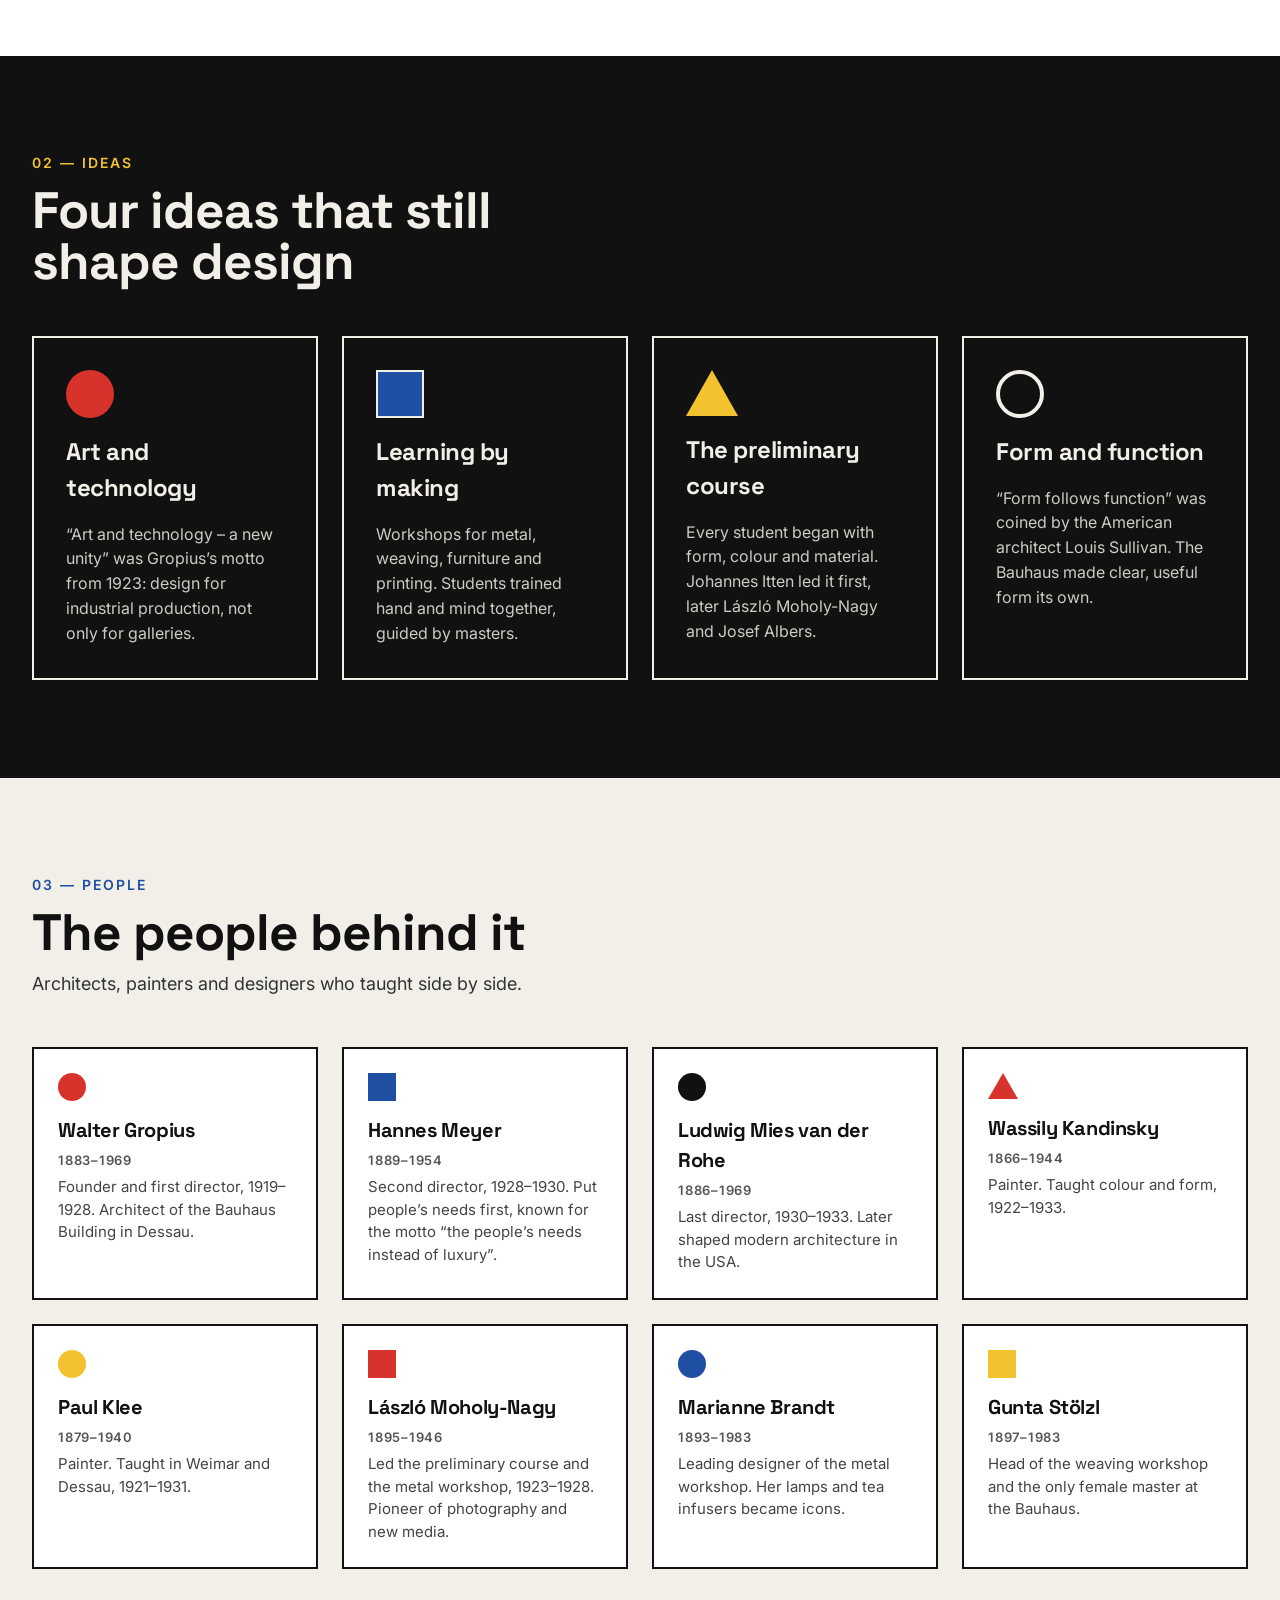
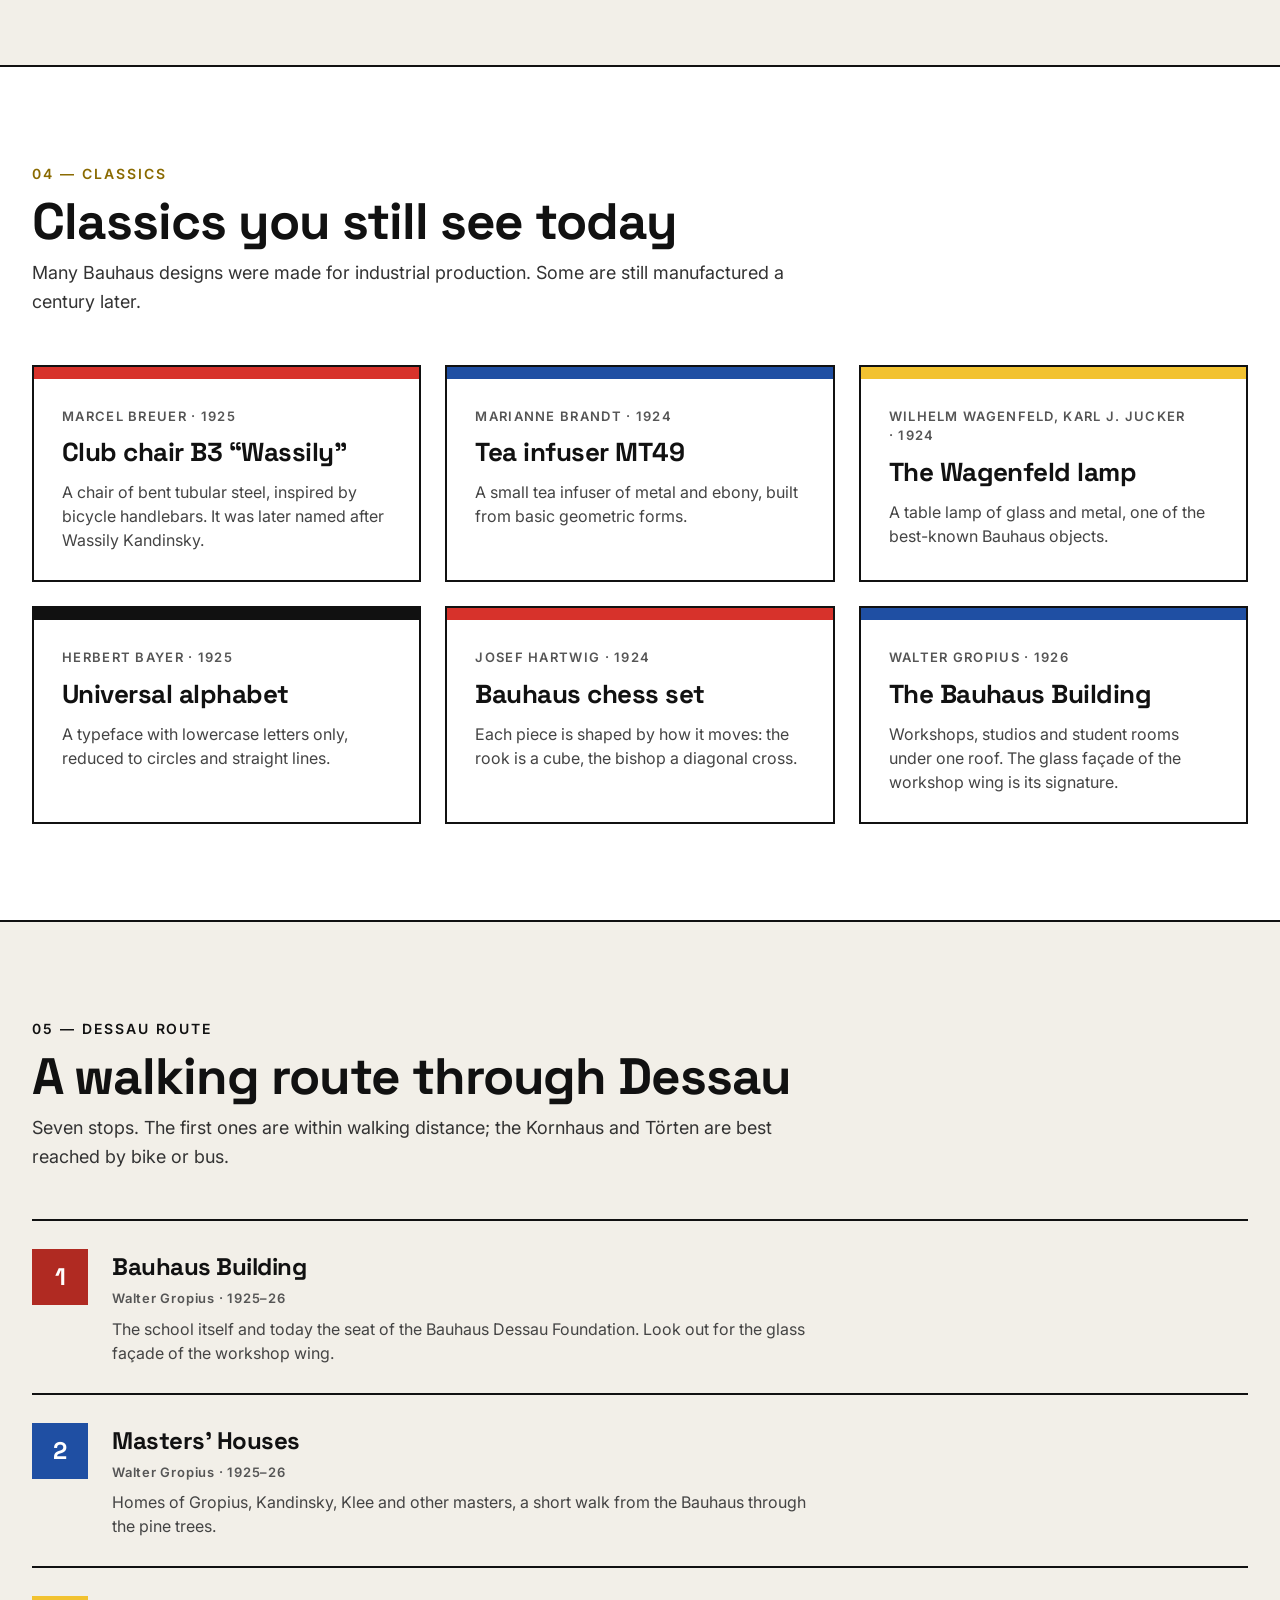
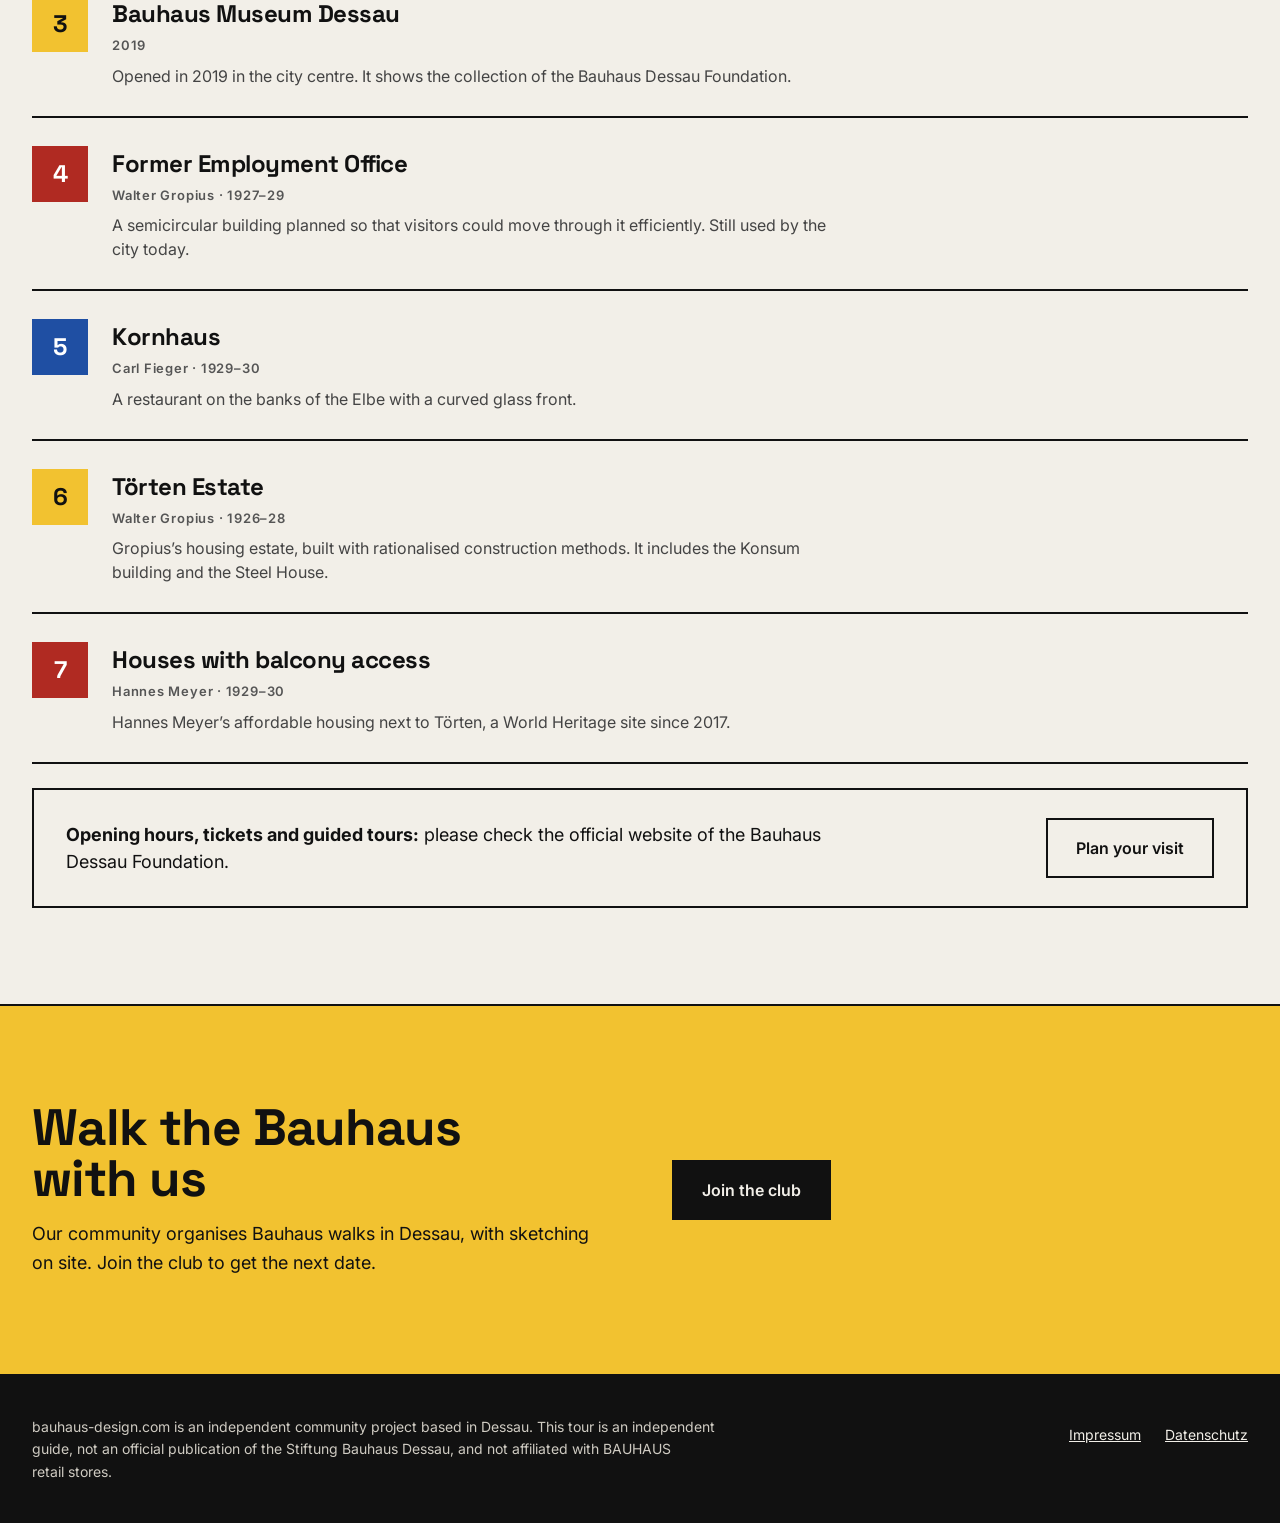
<file: tour/index.html>
<!doctype html>
<html lang="en">
<head>
<meta charset="utf-8">
<meta name="viewport" content="width=device-width, initial-scale=1">
<title>Bauhaus Tour – history, ideas and a Dessau route | bauhaus-design.com</title>
<meta name="description" content="A short guide to the Bauhaus: its history from 1919 to 1933, its ideas, people and design classics, and a walking route through Dessau.">
<link rel="canonical" href="https://bauhaus-design.com/tour/">
<link rel="alternate" hreflang="en" href="https://bauhaus-design.com/tour/">
<link rel="alternate" hreflang="de" href="https://bauhaus-design.com/de/tour/">
<link rel="alternate" hreflang="zh-Hans" href="https://bauhaus-design.com/zh/tour/">
<link rel="alternate" hreflang="x-default" href="https://bauhaus-design.com/tour/">
<meta property="og:title" content="Bauhaus Tour – history, ideas and a Dessau route | bauhaus-design.com">
<meta property="og:description" content="A short guide to the Bauhaus: its history from 1919 to 1933, its ideas, people and design classics, and a walking route through Dessau.">
<meta property="og:url" content="https://bauhaus-design.com/tour/">
<meta property="og:type" content="article">
<link rel="icon" href="data:image/svg+xml,%3Csvg xmlns='http://www.w3.org/2000/svg' viewBox='0 0 32 32'%3E%3Crect width='32' height='32' fill='%23F2EFE8'/%3E%3Ccircle cx='9' cy='16' r='6' fill='%23D7322B'/%3E%3Crect x='17' y='10' width='12' height='12' fill='%231F4FA3'/%3E%3C/svg%3E">
<link rel="preconnect" href="https://fonts.googleapis.com">
<link rel="preconnect" href="https://fonts.gstatic.com" crossorigin>
<link href="https://fonts.googleapis.com/css2?family=Space+Grotesk:wght@400;500;700&family=Inter:wght@400;500;600&display=swap" rel="stylesheet">
<link rel="stylesheet" href="../style.css">
</head>
<body>
<a class="skip" href="#main">Skip to content</a>

<header>
  <nav class="wrap nav" aria-label="Tour sections">
    <a class="logo" href="../">
      <span class="marks" aria-hidden="true"><span class="m-circle"></span><span class="m-square"></span><span class="m-tri"></span></span>
      bauhaus-design.com
    </a>
    <div class="menu">
      <a href="#timeline">Timeline</a>
      <a href="#people">People</a>
      <a href="#classics">Classics</a>
      <a href="#route">Dessau route</a>
      <a class="join" href="../#join">Join</a>
      <div class="lang" role="group" aria-label="Language">
        <a href="../tour/" lang="en" hreflang="en" aria-current="page">EN</a>
        <a href="../de/tour/" lang="de" hreflang="de">DE</a>
        <a href="../zh/tour/" lang="zh-Hans" hreflang="zh-Hans">中文</a>
      </div>
    </div>
  </nav>
</header>

<main id="main">

<section class="wrap hero tour-hero">
  <div class="hero-text">
    <p class="eyebrow">Bauhaus Tour · 1919–1933</p>
    <h1>Bauhaus<br><span>Tour</span></h1>
    <p class="hero-sub">A short guide to the school that changed design: its history, ideas, people and classics, plus a walking route through Dessau, where it happened.</p>
    <div class="actions">
      <a class="btn" href="#timeline">Start the tour</a>
      <a class="btn btn-outline" href="#route">Dessau route</a>
    </div>
  </div>
  <div class="compo" aria-hidden="true">
    <div class="c1"></div>
    <div class="c2"><i></i></div>
    <div class="c3"><i></i></div>
    <div class="c4"></div>
  </div>
</section>

<!-- 01 TIMELINE -->
<section id="timeline" class="section white">
  <div class="wrap">
    <div class="stack" style="max-width:760px;margin-bottom:48px">
      <p class="eyebrow" style="color:var(--red-text)">01 — Timeline</p>
      <h2 class="h2">Fourteen years that changed design</h2>
      <p class="lead">From Weimar to Dessau to Berlin, and from there to the whole world.</p>
    </div>
    <ol class="timeline">
      <li><span class="tl-year">1919</span><h3>Founded in Weimar</h3><p>Walter Gropius founds the Staatliches Bauhaus by merging an art academy with a school of applied arts.</p></li>
      <li><span class="tl-year">1925</span><h3>Move to Dessau</h3><p>Under political pressure the school leaves Weimar. The industrial city of Dessau offers it a new home.</p></li>
      <li class="tl-key"><span class="tl-year">1926</span><h3>The Bauhaus Building opens</h3><p>In December, Gropius’s new school building is inaugurated, together with the Masters’ Houses nearby.</p></li>
      <li><span class="tl-year">1928</span><h3>New directors</h3><p>Hannes Meyer succeeds Gropius. From 1930, Ludwig Mies van der Rohe leads the school.</p></li>
      <li><span class="tl-year">1932</span><h3>From Dessau to Berlin</h3><p>The Nazi-led city council closes the school in Dessau. Mies reopens it as a private institute in Berlin.</p></li>
      <li><span class="tl-year">1933</span><h3>Closure</h3><p>Under pressure from the Nazi regime, the masters dissolve the Bauhaus. Many emigrate and carry its ideas around the world.</p></li>
      <li><span class="tl-year">1996</span><h3>UNESCO World Heritage</h3><p>Bauhaus sites in Weimar and Dessau become World Heritage. Bernau and further Dessau buildings follow in 2017.</p></li>
      <li><span class="tl-year">2019</span><h3>The centenary</h3><p>For the 100th anniversary, the new Bauhaus Museum Dessau opens in the city centre.</p></li>
    </ol>
  </div>
</section>

<!-- 02 IDEAS -->
<section id="ideas" class="dark">
  <div class="wrap" style="padding-top:96px;padding-bottom:96px">
    <div class="stack" style="max-width:760px;margin-bottom:48px">
      <p class="eyebrow" style="color:var(--yellow)">02 — Ideas</p>
      <h2 class="h2"><span class="nb">Four ideas that still</span> <span class="nb">shape design</span></h2>
    </div>
    <div class="grid3 grid4">
      <article class="tool"><div class="shape-c" aria-hidden="true"></div><h3>Art and technology</h3><p>“Art and technology – a new unity” was Gropius’s motto from 1923: design for industrial production, not only for galleries.</p></article>
      <article class="tool"><div class="shape-s" aria-hidden="true"></div><h3>Learning by making</h3><p>Workshops for metal, weaving, furniture and printing. Students trained hand and mind together, guided by masters.</p></article>
      <article class="tool"><div class="shape-t" aria-hidden="true"></div><h3>The preliminary course</h3><p>Every student began with form, colour and material. Johannes Itten led it first, later László Moholy-Nagy and Josef Albers.</p></article>
      <article class="tool"><div class="shape-o" aria-hidden="true"></div><h3>Form and function</h3><p>“Form follows function” was coined by the American architect Louis Sullivan. The Bauhaus made clear, useful form its own.</p></article>
    </div>
  </div>
</section>

<!-- 03 PEOPLE -->
<section id="people" class="section">
  <div class="wrap">
    <div class="stack" style="max-width:760px;margin-bottom:48px">
      <p class="eyebrow" style="color:var(--blue)">03 — People</p>
      <h2 class="h2">The people behind it</h2>
      <p class="lead">Architects, painters and designers who taught side by side.</p>
    </div>
    <div class="people">
      <article><span class="dot" style="background:var(--red)" aria-hidden="true"></span><h3>Walter Gropius</h3><p class="years">1883–1969</p><p>Founder and first director, 1919–1928. Architect of the Bauhaus Building in Dessau.</p></article>
      <article><span class="dot sq" style="background:var(--blue)" aria-hidden="true"></span><h3>Hannes Meyer</h3><p class="years">1889–1954</p><p>Second director, 1928–1930. Put people’s needs first, known for the motto “the people’s needs instead of luxury”.</p></article>
      <article><span class="dot" style="background:var(--ink)" aria-hidden="true"></span><h3>Ludwig Mies van der Rohe</h3><p class="years">1886–1969</p><p>Last director, 1930–1933. Later shaped modern architecture in the USA.</p></article>
      <article><span class="dot tri" aria-hidden="true"></span><h3>Wassily Kandinsky</h3><p class="years">1866–1944</p><p>Painter. Taught colour and form, 1922–1933.</p></article>
      <article><span class="dot" style="background:var(--yellow)" aria-hidden="true"></span><h3>Paul Klee</h3><p class="years">1879–1940</p><p>Painter. Taught in Weimar and Dessau, 1921–1931.</p></article>
      <article><span class="dot sq" style="background:var(--red)" aria-hidden="true"></span><h3>László Moholy-Nagy</h3><p class="years">1895–1946</p><p>Led the preliminary course and the metal workshop, 1923–1928. Pioneer of photography and new media.</p></article>
      <article><span class="dot" style="background:var(--blue)" aria-hidden="true"></span><h3>Marianne Brandt</h3><p class="years">1893–1983</p><p>Leading designer of the metal workshop. Her lamps and tea infusers became icons.</p></article>
      <article><span class="dot sq" style="background:var(--yellow)" aria-hidden="true"></span><h3>Gunta Stölzl</h3><p class="years">1897–1983</p><p>Head of the weaving workshop and the only female master at the Bauhaus.</p></article>
    </div>
  </div>
</section>

<!-- 04 CLASSICS -->
<section id="classics" class="section white">
  <div class="wrap">
    <div class="stack" style="max-width:760px;margin-bottom:48px">
      <p class="eyebrow" style="color:var(--ochre)">04 — Classics</p>
      <h2 class="h2">Classics you still see today</h2>
      <p class="lead">Many Bauhaus designs were made for industrial production. Some are still manufactured a century later.</p>
    </div>
    <div class="grid3 cols3">
      <article class="course"><div class="bar" style="background:var(--red)" aria-hidden="true"></div><div class="body"><p class="meta">Marcel Breuer · 1925</p><h3>Club chair B3 “Wassily”</h3><p>A chair of bent tubular steel, inspired by bicycle handlebars. It was later named after Wassily Kandinsky.</p></div></article>
      <article class="course"><div class="bar" style="background:var(--blue)" aria-hidden="true"></div><div class="body"><p class="meta">Marianne Brandt · 1924</p><h3>Tea infuser MT49</h3><p>A small tea infuser of metal and ebony, built from basic geometric forms.</p></div></article>
      <article class="course"><div class="bar" style="background:var(--yellow)" aria-hidden="true"></div><div class="body"><p class="meta">Wilhelm Wagenfeld, Karl J. Jucker · 1924</p><h3>The Wagenfeld lamp</h3><p>A table lamp of glass and metal, one of the best-known Bauhaus objects.</p></div></article>
      <article class="course"><div class="bar" style="background:var(--ink)" aria-hidden="true"></div><div class="body"><p class="meta">Herbert Bayer · 1925</p><h3>Universal alphabet</h3><p>A typeface with lowercase letters only, reduced to circles and straight lines.</p></div></article>
      <article class="course"><div class="bar" style="background:var(--red)" aria-hidden="true"></div><div class="body"><p class="meta">Josef Hartwig · 1924</p><h3>Bauhaus chess set</h3><p>Each piece is shaped by how it moves: the rook is a cube, the bishop a diagonal cross.</p></div></article>
      <article class="course"><div class="bar" style="background:var(--blue)" aria-hidden="true"></div><div class="body"><p class="meta">Walter Gropius · 1926</p><h3>The Bauhaus Building</h3><p>Workshops, studios and student rooms under one roof. The glass façade of the workshop wing is its signature.</p></div></article>
    </div>
  </div>
</section>

<!-- 05 ROUTE -->
<section id="route" class="section">
  <div class="wrap">
    <div class="stack" style="max-width:760px">
      <p class="eyebrow">05 — Dessau route</p>
      <h2 class="h2">A walking route through Dessau</h2>
      <p class="lead">Seven stops. The first ones are within walking distance; the Kornhaus and Törten are best reached by bike or bus.</p>
    </div>
    <ol class="route">
      <li><span class="num">1</span><div><h3>Bauhaus Building</h3><p class="meta-line">Walter Gropius · 1925–26</p><p>The school itself and today the seat of the Bauhaus Dessau Foundation. Look out for the glass façade of the workshop wing.</p></div></li>
      <li><span class="num">2</span><div><h3>Masters’ Houses</h3><p class="meta-line">Walter Gropius · 1925–26</p><p>Homes of Gropius, Kandinsky, Klee and other masters, a short walk from the Bauhaus through the pine trees.</p></div></li>
      <li><span class="num">3</span><div><h3>Bauhaus Museum Dessau</h3><p class="meta-line">2019</p><p>Opened in 2019 in the city centre. It shows the collection of the Bauhaus Dessau Foundation.</p></div></li>
      <li><span class="num">4</span><div><h3>Former Employment Office</h3><p class="meta-line">Walter Gropius · 1927–29</p><p>A semicircular building planned so that visitors could move through it efficiently. Still used by the city today.</p></div></li>
      <li><span class="num">5</span><div><h3>Kornhaus</h3><p class="meta-line">Carl Fieger · 1929–30</p><p>A restaurant on the banks of the Elbe with a curved glass front.</p></div></li>
      <li><span class="num">6</span><div><h3>Törten Estate</h3><p class="meta-line">Walter Gropius · 1926–28</p><p>Gropius’s housing estate, built with rationalised construction methods. It includes the Konsum building and the Steel House.</p></div></li>
      <li><span class="num">7</span><div><h3>Houses with balcony access</h3><p class="meta-line">Hannes Meyer · 1929–30</p><p>Hannes Meyer’s affordable housing next to Törten, a World Heritage site since 2017.</p></div></li>
    </ol>
    <div class="group">
      <p><strong>Opening hours, tickets and guided tours:</strong> please check the official website of the Bauhaus Dessau Foundation.</p>
      <a class="btn btn-outline" href="https://www.bauhaus-dessau.de" rel="noopener">Plan your visit</a>
    </div>
  </div>
</section>

<!-- CTA -->
<section class="section yellow">
  <div class="wrap split" style="align-items:center">
    <div class="stack" style="gap:16px">
      <h2 class="h2"><span class="nb">Walk the Bauhaus</span> <span class="nb">with us</span></h2>
      <p class="lead" style="color:var(--ink)">Our community organises Bauhaus walks in Dessau, with sketching on site. Join the club to get the next date.</p>
    </div>
    <p><a class="btn" href="../#join">Join the club</a></p>
  </div>
</section>

</main>

<footer>
  <div class="wrap">
    <p style="max-width:720px">bauhaus-design.com is an independent community project based in Dessau. This tour is an independent guide, not an official publication of the Stiftung Bauhaus Dessau, and not affiliated with BAUHAUS retail stores.</p>
    <nav aria-label="Legal">
      <a href="../impressum.html">Impressum</a>
      <a href="../datenschutz.html">Datenschutz</a>
    </nav>
  </div>
</footer>

</body>
</html>
</file>
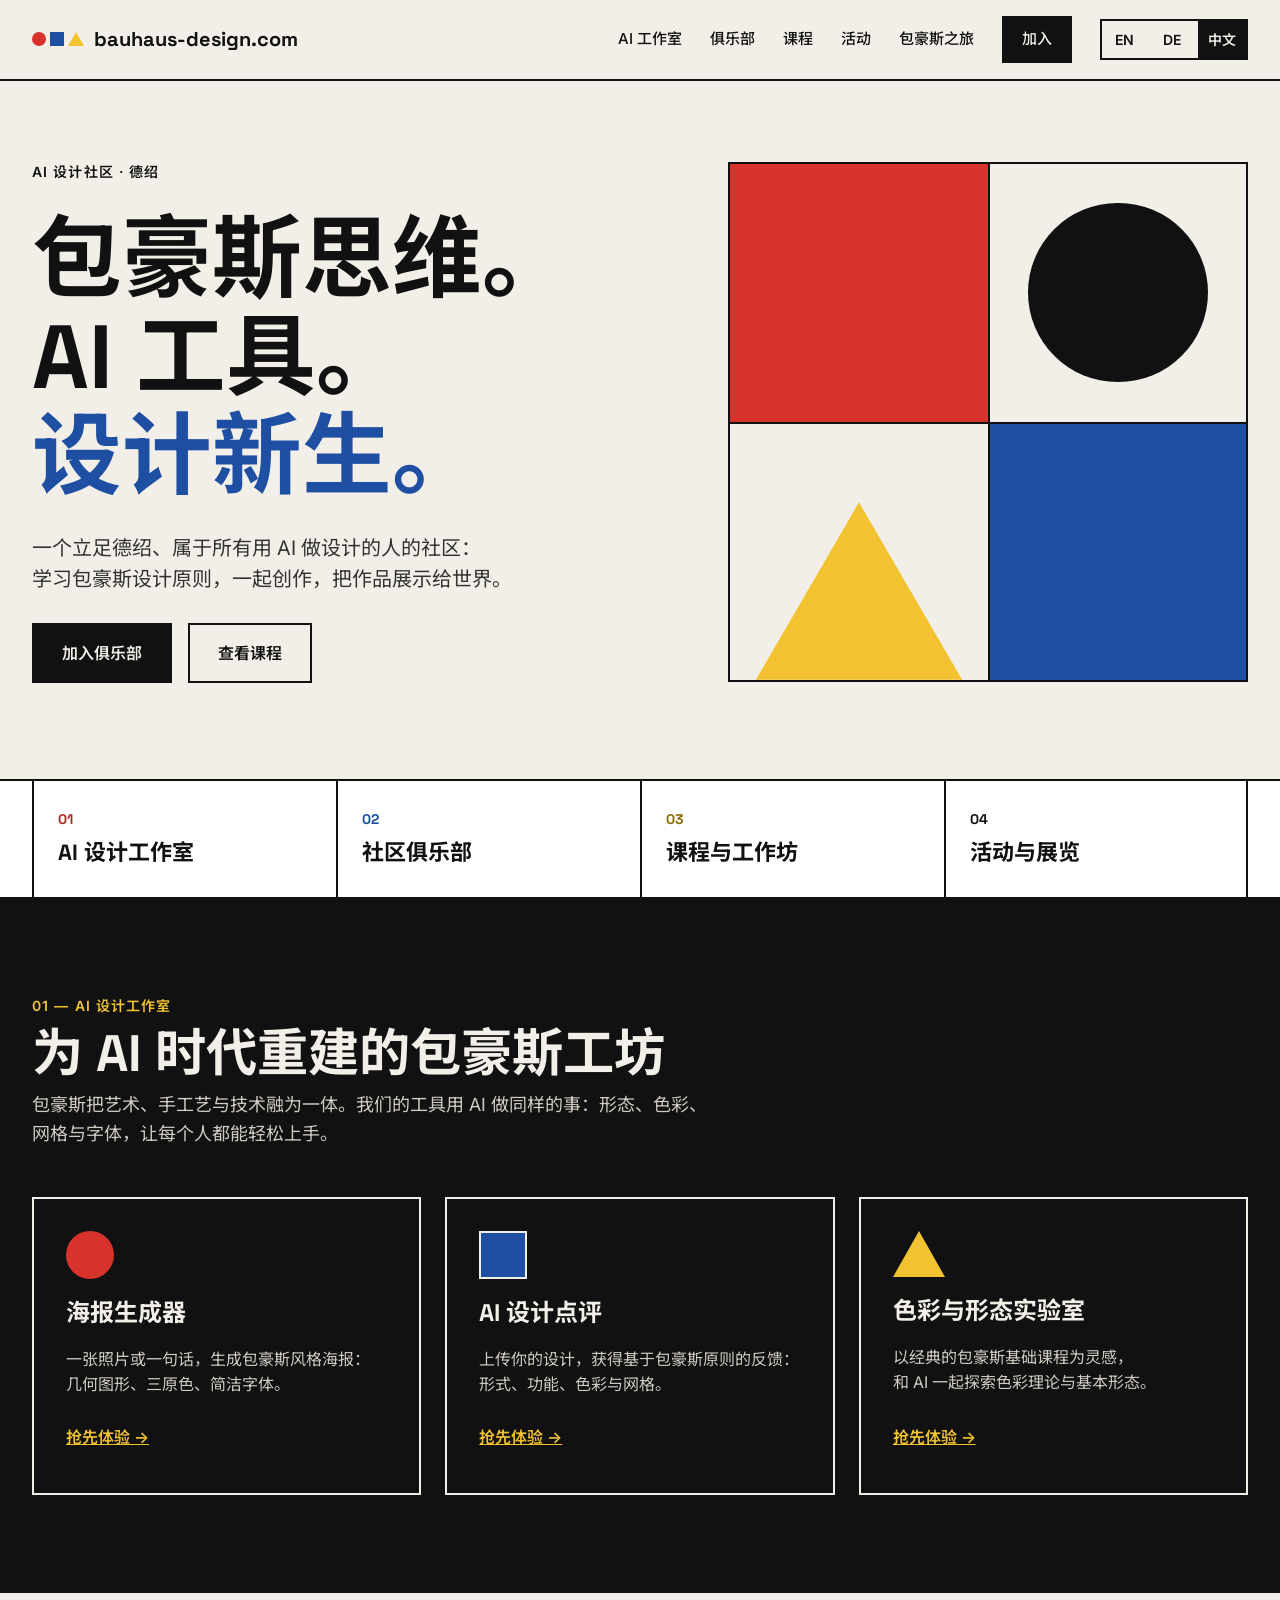
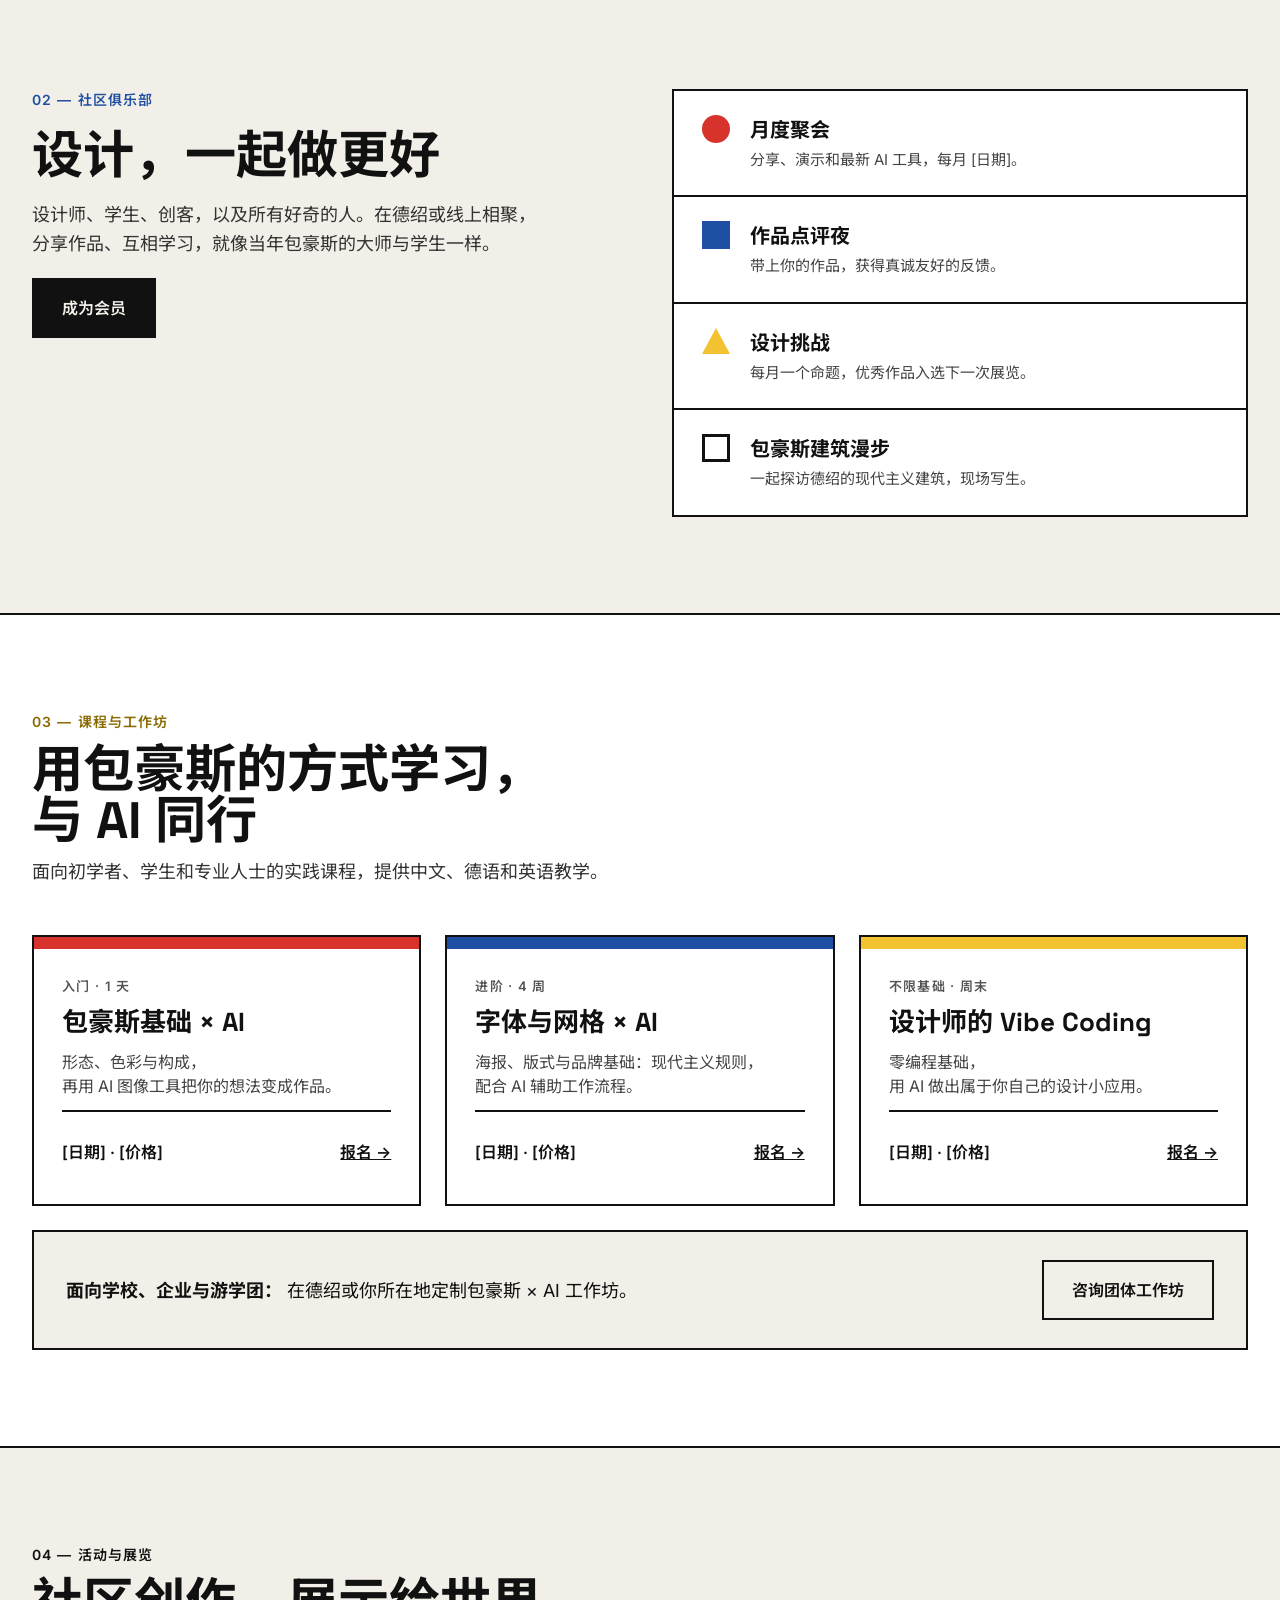
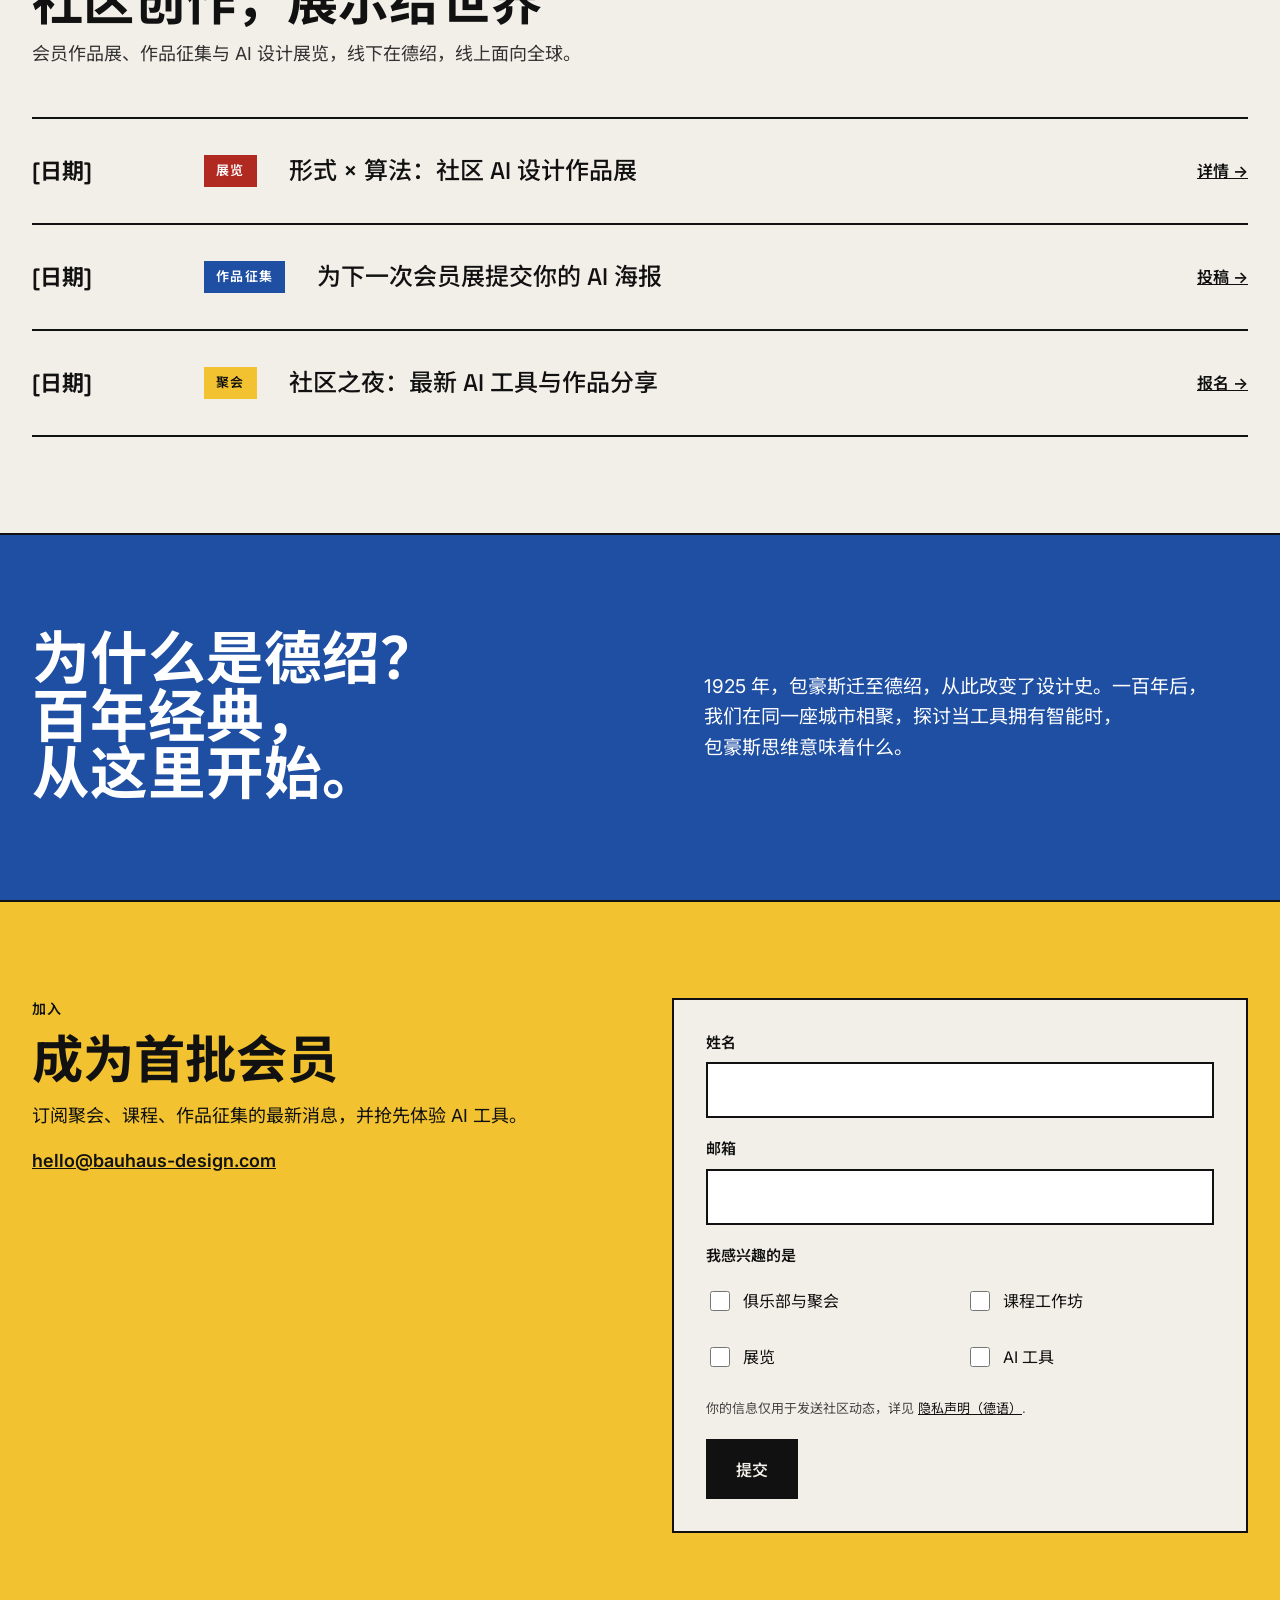
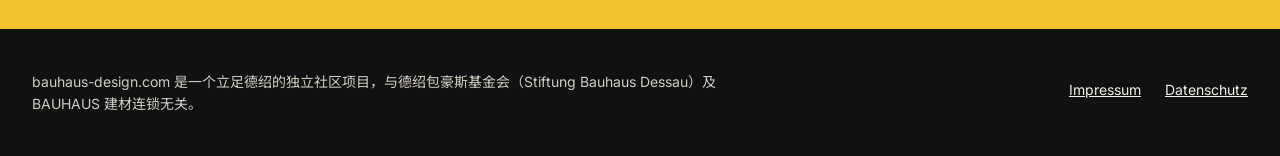
<file: zh/index.html>
<!doctype html>
<html lang="zh-Hans">
<head>
<meta charset="utf-8">
<meta name="viewport" content="width=device-width, initial-scale=1">
<title>bauhaus-design.com – 德绍&nbsp;AI&nbsp;设计社区</title>
<meta name="description" content="包豪斯思维 ×&nbsp;AI&nbsp;工具。立足德绍的&nbsp;AI&nbsp;设计社区：俱乐部、工作坊、活动与展览。">
<link rel="canonical" href="https://bauhaus-design.com/zh/">
<link rel="alternate" hreflang="en" href="https://bauhaus-design.com/">
<link rel="alternate" hreflang="de" href="https://bauhaus-design.com/de/">
<link rel="alternate" hreflang="zh-Hans" href="https://bauhaus-design.com/zh/">
<link rel="alternate" hreflang="x-default" href="https://bauhaus-design.com/">
<meta property="og:title" content="bauhaus-design.com – 包豪斯思维，AI&nbsp;工具">
<meta property="og:description" content="包豪斯思维 ×&nbsp;AI&nbsp;工具。立足德绍的&nbsp;AI&nbsp;设计社区：俱乐部、工作坊、活动与展览。">
<meta property="og:url" content="https://bauhaus-design.com/zh/">
<meta property="og:type" content="website">
<link rel="icon" href="data:image/svg+xml,%3Csvg xmlns='http://www.w3.org/2000/svg' viewBox='0 0 32 32'%3E%3Crect width='32' height='32' fill='%23F2EFE8'/%3E%3Ccircle cx='9' cy='16' r='6' fill='%23D7322B'/%3E%3Crect x='17' y='10' width='12' height='12' fill='%231F4FA3'/%3E%3C/svg%3E">
<link rel="preconnect" href="https://fonts.googleapis.com">
<link rel="preconnect" href="https://fonts.gstatic.com" crossorigin>
<link href="https://fonts.googleapis.com/css2?family=Space+Grotesk:wght@400;500;700&family=Inter:wght@400;500;600&family=Noto+Sans+SC:wght@400;500;700&display=swap" rel="stylesheet">
<link rel="stylesheet" href="../style.css">
</head>
<body>
<a class="skip" href="#main">跳到正文</a>

<header>
  <nav class="wrap nav" aria-label="主导航">
    <a class="logo" href="#top">
      <span class="marks" aria-hidden="true"><span class="m-circle"></span><span class="m-square"></span><span class="m-tri"></span></span>
      bauhaus-design.com
    </a>
    <div class="menu">
      <a href="#studio">AI&nbsp;工作室</a>
      <a href="#club">俱乐部</a>
      <a href="#workshops">课程</a>
      <a href="#events">活动</a>
      <a href="tour/">包豪斯之旅</a>
      <a class="join" href="#join">加入</a>
      <div class="lang" role="group" aria-label="语言">
        <a href="../" lang="en" hreflang="en">EN</a>
        <a href="../de/" lang="de" hreflang="de">DE</a>
        <a href="../zh/" lang="zh-Hans" hreflang="zh-Hans" aria-current="page">中文</a>
      </div>
    </div>
  </nav>
</header>

<main id="main">

<section id="top" class="wrap hero">
  <div class="hero-text">
    <p class="eyebrow">AI&nbsp;设计社区 · 德绍</p>
    <h1>包豪斯思维。<br>AI&nbsp;工具。<br><span>设计新生。</span></h1>
    <p class="hero-sub">一个立足德绍、属于所有用&nbsp;AI&nbsp;做设计的人的社区：学习包豪斯设计原则，一起创作，把作品展示给世界。</p>
    <div class="actions">
      <a class="btn" href="#join">加入俱乐部</a>
      <a class="btn btn-outline" href="#workshops">查看课程</a>
    </div>
  </div>
  <div class="compo" aria-hidden="true">
    <div class="c1"></div>
    <div class="c2"><i></i></div>
    <div class="c3"><i></i></div>
    <div class="c4"></div>
  </div>
</section>

<section class="pillars" aria-label="我们做什么">
  <div class="wrap">
    <a href="#studio"><small style="color:var(--red-text)">01</small><strong>AI&nbsp;设计工作室</strong></a>
    <a href="#club"><small style="color:var(--blue)">02</small><strong>社区俱乐部</strong></a>
    <a href="#workshops"><small style="color:var(--ochre)">03</small><strong>课程与工作坊</strong></a>
    <a href="#events"><small>04</small><strong>活动与展览</strong></a>
  </div>
</section>

<section id="studio" class="dark">
  <div class="wrap" style="padding-top:96px;padding-bottom:96px">
    <div class="stack" style="max-width:760px;margin-bottom:48px">
      <p class="eyebrow" style="color:var(--yellow)">01 — AI&nbsp;设计工作室</p>
      <h2 class="h2"><span class="nb">为 AI 时代</span><span class="nb">重建的包豪斯工坊</span></h2>
      <p class="lead">包豪斯把艺术、手工艺与技术融为一体。我们的工具用&nbsp;AI&nbsp;做同样的事：形态、色彩、网格与字体，让每个人都能轻松上手。</p>
    </div>
    <div class="grid3">
      <article class="tool">
        <div class="shape-c" aria-hidden="true"></div>
        <h3>海报生成器</h3>
        <p>一张照片或一句话，生成包豪斯风格海报：几何图形、三原色、简洁字体。</p>
        <a href="#join">抢先体验 →</a>
      </article>
      <article class="tool">
        <div class="shape-s" aria-hidden="true"></div>
        <h3>AI&nbsp;设计点评</h3>
        <p>上传你的设计，获得基于包豪斯原则的反馈：形式、功能、色彩与网格。</p>
        <a href="#join">抢先体验 →</a>
      </article>
      <article class="tool">
        <div class="shape-t" aria-hidden="true"></div>
        <h3>色彩与形态实验室</h3>
        <p>以经典的包豪斯基础课程为灵感，和&nbsp;AI&nbsp;一起探索色彩理论与基本形态。</p>
        <a href="#join">抢先体验 →</a>
      </article>
    </div>
  </div>
</section>

<section id="club" class="section">
  <div class="wrap split">
    <div class="stack" style="gap:20px">
      <p class="eyebrow" style="color:var(--blue)">02 — 社区俱乐部</p>
      <h2 class="h2"><span class="nb">设计，</span><span class="nb">一起做更好</span></h2>
      <p class="lead">设计师、学生、创客，以及所有好奇的人。在德绍或线上相聚，分享作品、互相学习，就像当年包豪斯的大师与学生一样。</p>
      <p><a class="btn" href="#join">成为会员</a></p>
    </div>
    <div class="list">
      <div class="list-item"><span class="i-c" aria-hidden="true"></span><div><h3>月度聚会</h3><p>分享、演示和最新&nbsp;AI&nbsp;工具，每月 [日期]。</p></div></div>
      <div class="list-item"><span class="i-s" aria-hidden="true"></span><div><h3>作品点评夜</h3><p>带上你的作品，获得真诚友好的反馈。</p></div></div>
      <div class="list-item"><span class="i-t" aria-hidden="true"></span><div><h3>设计挑战</h3><p>每月一个命题，优秀作品入选下一次展览。</p></div></div>
      <div class="list-item"><span class="i-o" aria-hidden="true"></span><div><h3>包豪斯建筑漫步</h3><p>一起探访德绍的现代主义建筑，现场写生。</p></div></div>
    </div>
  </div>
</section>

<section id="workshops" class="section white">
  <div class="wrap">
    <div class="stack" style="max-width:720px;margin-bottom:48px">
      <p class="eyebrow" style="color:var(--ochre)">03 — 课程与工作坊</p>
      <h2 class="h2"><span class="nb">用包豪斯的方式学习，</span><span class="nb">与 AI 同行</span></h2>
      <p class="lead">面向初学者、学生和专业人士的实践课程，提供中文、德语和英语教学。</p>
    </div>
    <div class="grid3">
      <article class="course">
        <div class="bar" style="background:var(--red)" aria-hidden="true"></div>
        <div class="body">
          <p class="meta">入门 · 1 天</p>
          <h3>包豪斯基础 ×&nbsp;AI</h3>
          <p>形态、色彩与构成，再用&nbsp;AI&nbsp;图像工具把你的想法变成作品。</p>
          <div class="foot"><span>[日期] · [价格]</span><a href="#join">报名 →</a></div>
        </div>
      </article>
      <article class="course">
        <div class="bar" style="background:var(--blue)" aria-hidden="true"></div>
        <div class="body">
          <p class="meta">进阶 · 4 周</p>
          <h3>字体与网格 ×&nbsp;AI</h3>
          <p>海报、版式与品牌基础：现代主义规则，配合&nbsp;AI&nbsp;辅助工作流程。</p>
          <div class="foot"><span>[日期] · [价格]</span><a href="#join">报名 →</a></div>
        </div>
      </article>
      <article class="course">
        <div class="bar" style="background:var(--yellow)" aria-hidden="true"></div>
        <div class="body">
          <p class="meta">不限基础 · 周末</p>
          <h3>设计师的&nbsp;Vibe Coding</h3>
          <p>零编程基础，用&nbsp;AI&nbsp;做出属于你自己的设计小应用。</p>
          <div class="foot"><span>[日期] · [价格]</span><a href="#join">报名 →</a></div>
        </div>
      </article>
    </div>
    <div class="group">
      <p><strong>面向学校、企业与游学团：</strong> 在德绍或你所在地定制包豪斯 ×&nbsp;AI&nbsp;工作坊。</p>
      <a class="btn btn-outline" href="#join">咨询团体工作坊</a>
    </div>
  </div>
</section>

<section id="events" class="section">
  <div class="wrap">
    <div class="stack" style="max-width:760px">
      <p class="eyebrow">04 — 活动与展览</p>
      <h2 class="h2"><span class="nb">社区创作，</span><span class="nb">展示给世界</span></h2>
      <p class="lead">会员作品展、作品征集与&nbsp;AI&nbsp;设计展览，线下在德绍，线上面向全球。</p>
    </div>
    <div class="events">
      <div class="event">
        <span class="date">[日期]</span>
        <span class="tag" style="background:var(--red-text);color:var(--white)">展览</span>
        <span class="title">形式 × 算法：社区&nbsp;AI&nbsp;设计作品展</span>
        <a href="#join">详情 →</a>
      </div>
      <div class="event">
        <span class="date">[日期]</span>
        <span class="tag" style="background:var(--blue);color:var(--white)">作品征集</span>
        <span class="title">为下一次会员展提交你的&nbsp;AI&nbsp;海报</span>
        <a href="#join">投稿 →</a>
      </div>
      <div class="event">
        <span class="date">[日期]</span>
        <span class="tag" style="background:var(--yellow)">聚会</span>
        <span class="title">社区之夜：最新&nbsp;AI&nbsp;工具与作品分享</span>
        <a href="#join">报名 →</a>
      </div>
    </div>
  </div>
</section>

<section class="section blue" aria-label="为什么是德绍">
  <div class="wrap">
    <h2><span class="nb">为什么是德绍？</span><span class="nb">百年经典，</span><span class="nb">从这里开始。</span></h2>
    <p>1925 年，包豪斯迁至德绍，从此改变了设计史。一百年后，我们在同一座城市相聚，探讨当工具拥有智能时，包豪斯思维意味着什么。</p>
  </div>
</section>

<section id="join" class="section yellow">
  <div class="wrap split">
    <div class="stack" style="gap:16px">
      <p class="eyebrow">加入</p>
      <h2 class="h2">成为首批会员</h2>
      <p class="lead" style="color:var(--ink)">订阅聚会、课程、作品征集的最新消息，并抢先体验&nbsp;AI&nbsp;工具。</p>
      <p style="font-size:18px;font-weight:600"><a href="mailto:hello@bauhaus-design.com">hello@bauhaus-design.com</a></p>
    </div>
    <!-- Replace YOUR_FORM_ID with your Formspree form ID (https://formspree.io) -->
    <form class="form" action="https://formspree.io/f/YOUR_FORM_ID" method="POST">
      <input type="hidden" name="language" value="zh-Hans">
      <div class="field">
        <label for="j-name">姓名</label>
        <input id="j-name" name="name" type="text" autocomplete="name" required>
      </div>
      <div class="field">
        <label for="j-email">邮箱</label>
        <input id="j-email" name="email" type="email" autocomplete="email" required>
      </div>
      <fieldset>
        <legend>我感兴趣的是</legend>
        <div class="checks">
          <label><input type="checkbox" name="interest" value="club"> 俱乐部与聚会</label>
          <label><input type="checkbox" name="interest" value="workshops"> 课程工作坊</label>
          <label><input type="checkbox" name="interest" value="exhibitions"> 展览</label>
          <label><input type="checkbox" name="interest" value="ai-tools"> AI&nbsp;工具</label>
        </div>
      </fieldset>
      <p class="small">你的信息仅用于发送社区动态，详见 <a href="../datenschutz.html">隐私声明（德语）</a>.</p>
      <button class="btn" type="submit">提交</button>
    </form>
  </div>
</section>

</main>

<footer>
  <div class="wrap">
    <p style="max-width:720px">bauhaus-design.com 是一个立足德绍的独立社区项目，与德绍包豪斯基金会（Stiftung Bauhaus Dessau）及 BAUHAUS 建材连锁无关。</p>
    <nav aria-label="法律信息">
      <a href="../impressum.html">Impressum</a>
      <a href="../datenschutz.html">Datenschutz</a>
    </nav>
  </div>
</footer>

</body>
</html>
</file>
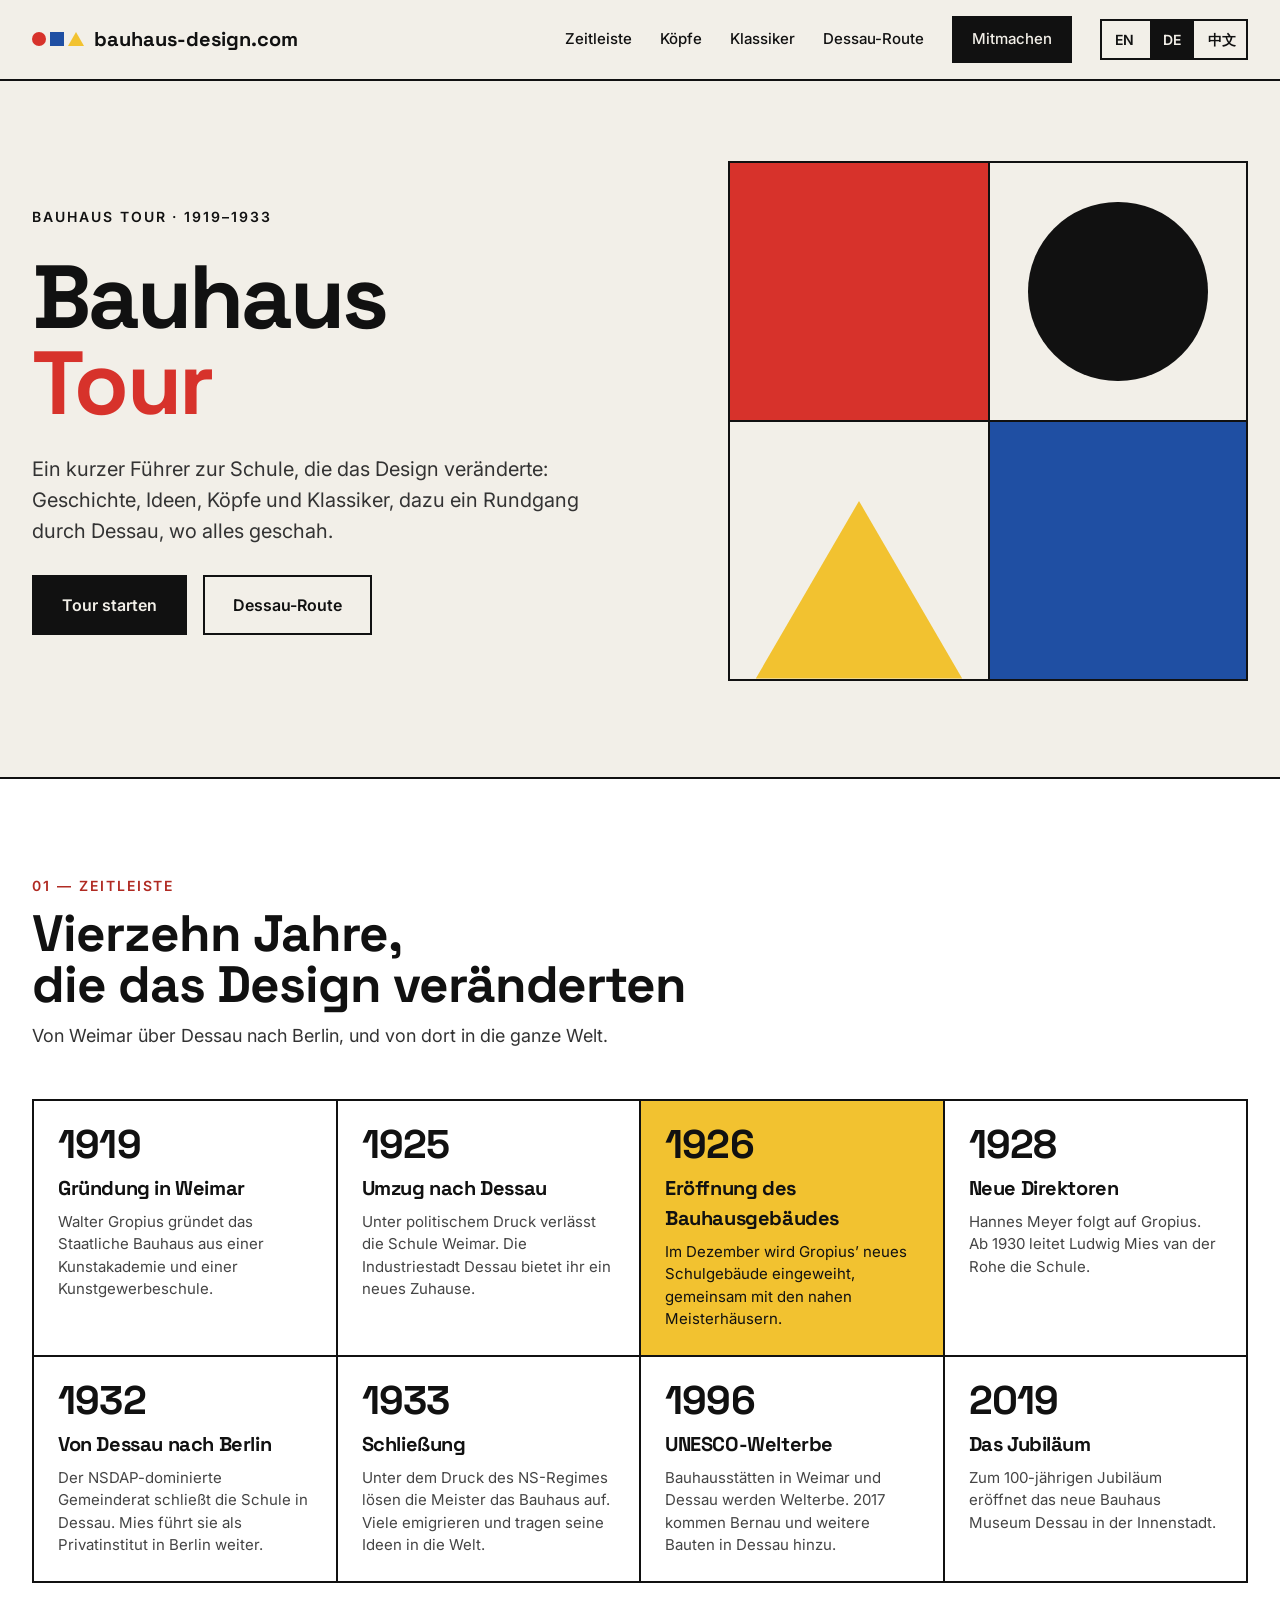
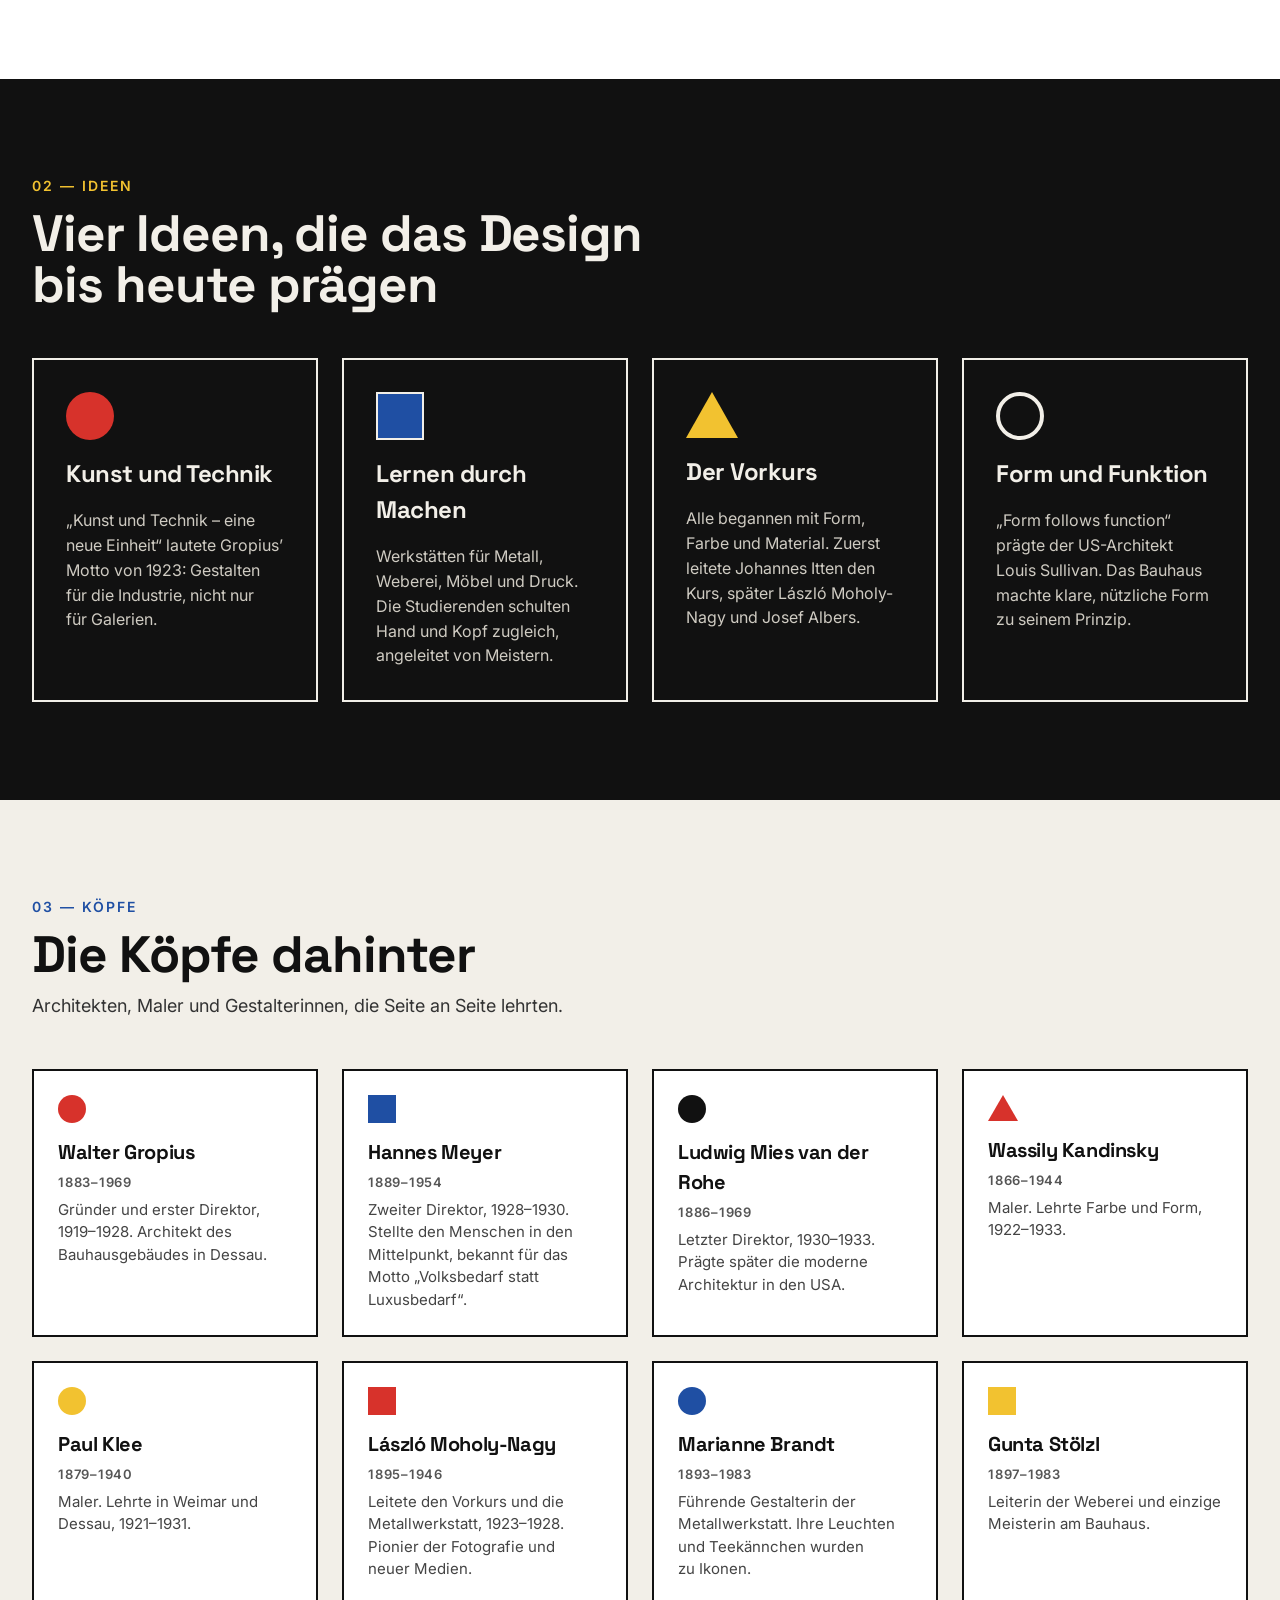
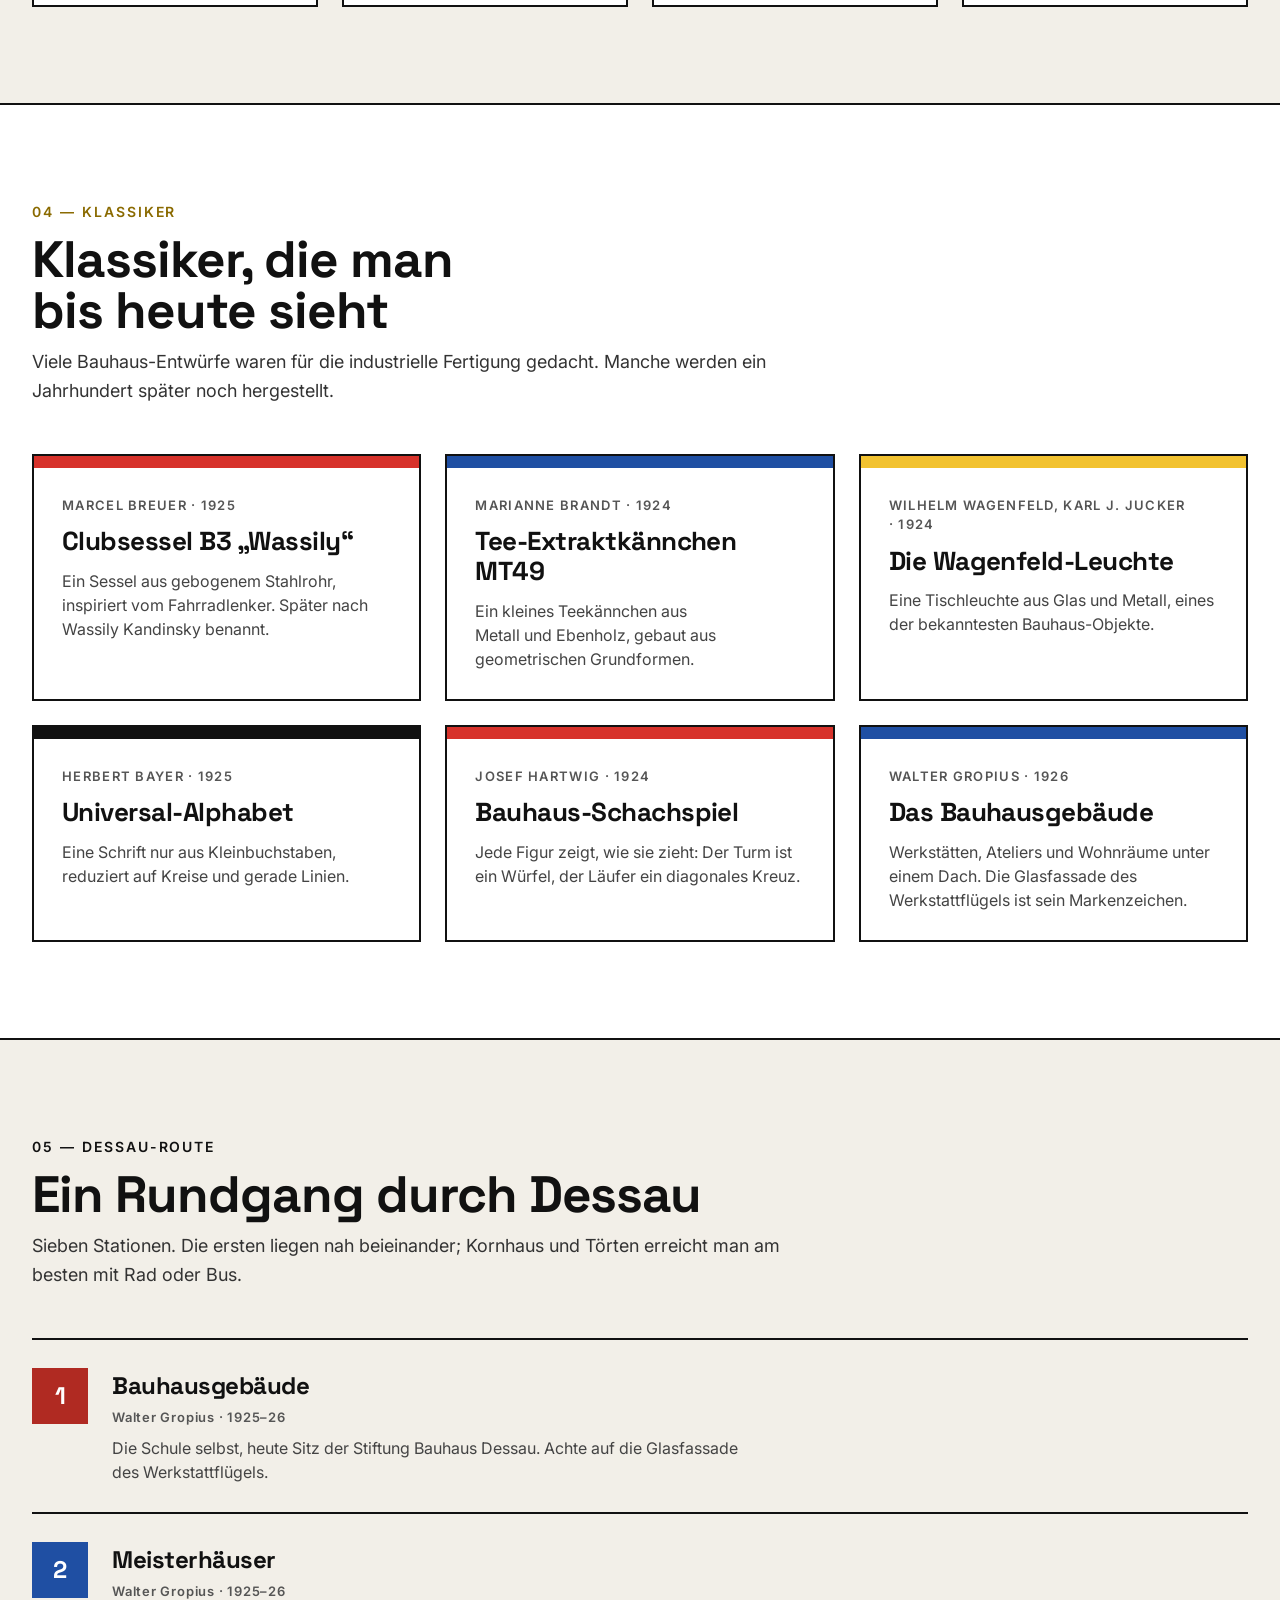
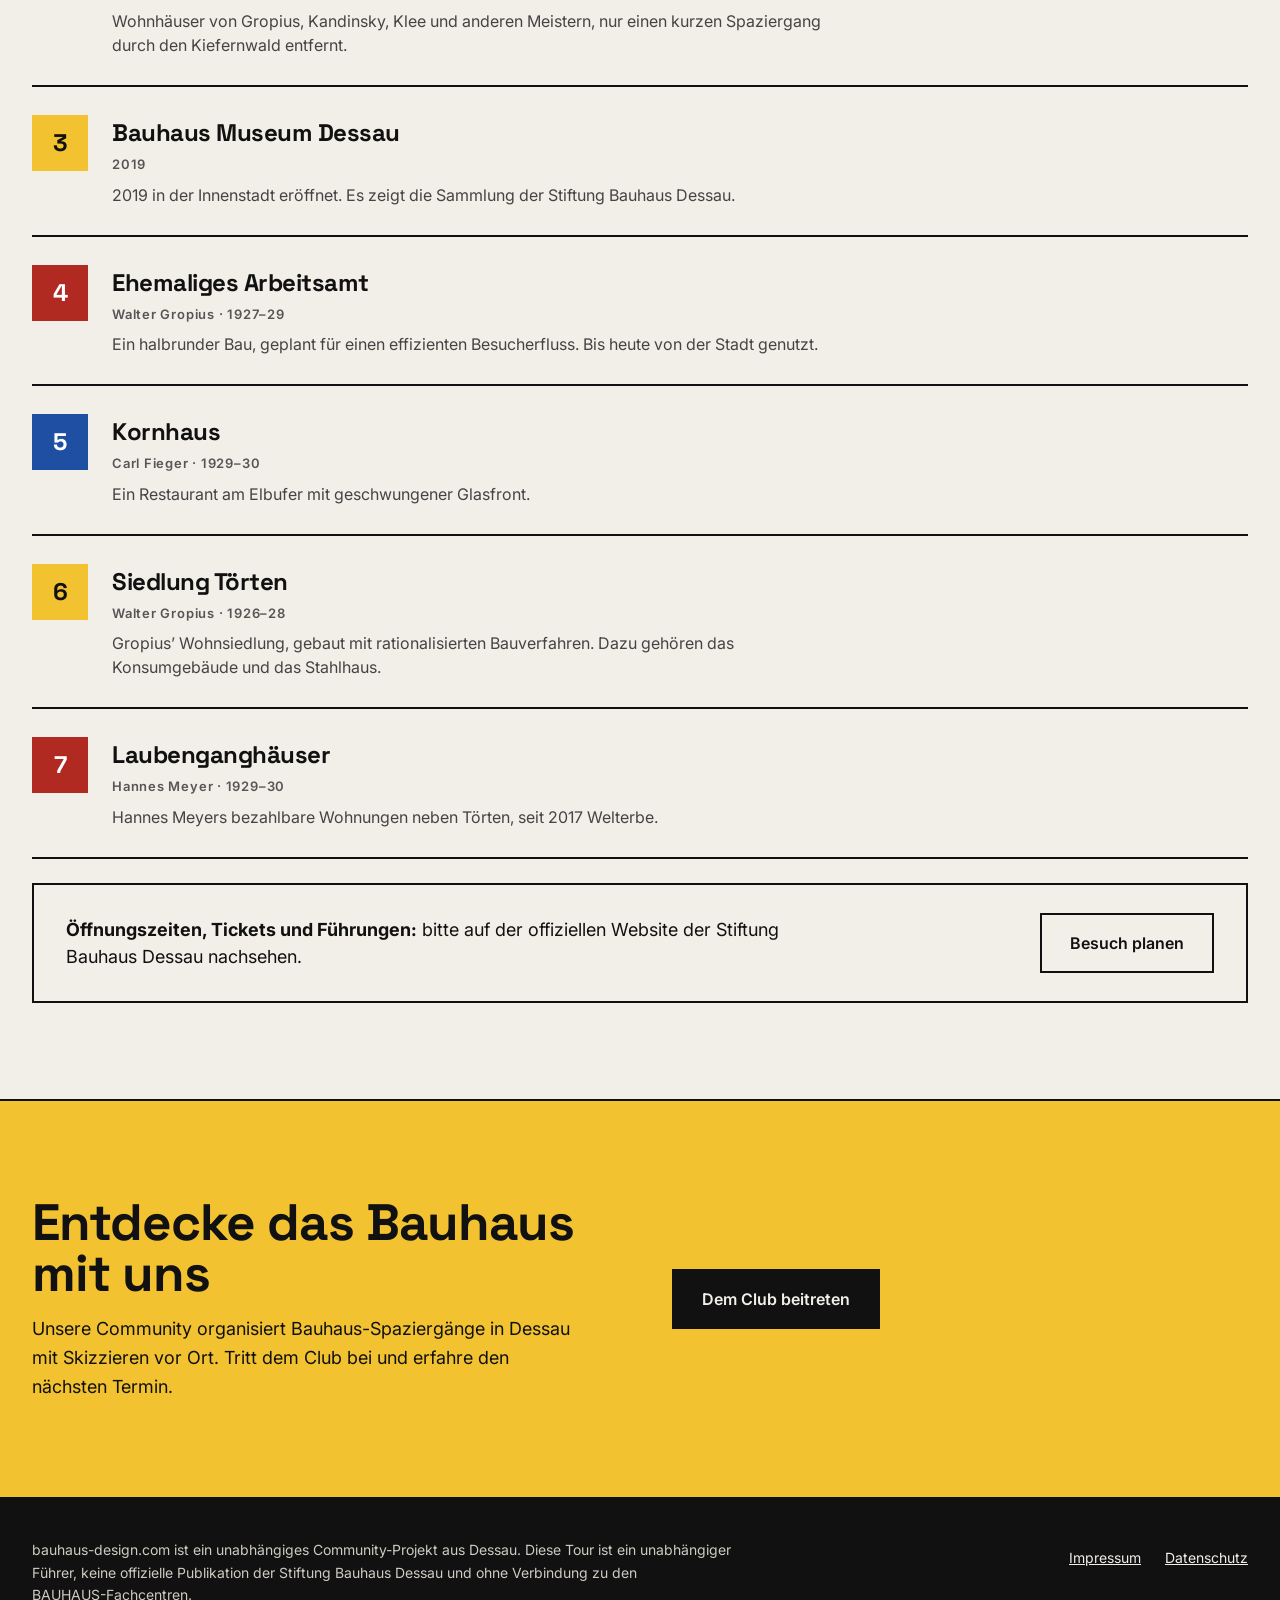
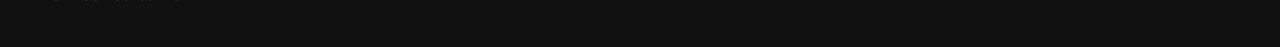
<file: de/tour/index.html>
<!doctype html>
<html lang="de">
<head>
<meta charset="utf-8">
<meta name="viewport" content="width=device-width, initial-scale=1">
<title>Bauhaus Tour – Geschichte, Ideen und ein Rundgang durch Dessau | bauhaus-design.com</title>
<meta name="description" content="Ein kurzer Bauhaus-Führer: Geschichte von 1919 bis 1933, Ideen, Köpfe und Design-Klassiker sowie ein Rundgang durch Dessau.">
<link rel="canonical" href="https://bauhaus-design.com/de/tour/">
<link rel="alternate" hreflang="en" href="https://bauhaus-design.com/tour/">
<link rel="alternate" hreflang="de" href="https://bauhaus-design.com/de/tour/">
<link rel="alternate" hreflang="zh-Hans" href="https://bauhaus-design.com/zh/tour/">
<link rel="alternate" hreflang="x-default" href="https://bauhaus-design.com/tour/">
<meta property="og:title" content="Bauhaus Tour – Geschichte, Ideen und ein Rundgang durch Dessau | bauhaus-design.com">
<meta property="og:description" content="Ein kurzer Bauhaus-Führer: Geschichte von 1919 bis 1933, Ideen, Köpfe und Design-Klassiker sowie ein Rundgang durch Dessau.">
<meta property="og:url" content="https://bauhaus-design.com/de/tour/">
<meta property="og:type" content="article">
<link rel="icon" href="data:image/svg+xml,%3Csvg xmlns='http://www.w3.org/2000/svg' viewBox='0 0 32 32'%3E%3Crect width='32' height='32' fill='%23F2EFE8'/%3E%3Ccircle cx='9' cy='16' r='6' fill='%23D7322B'/%3E%3Crect x='17' y='10' width='12' height='12' fill='%231F4FA3'/%3E%3C/svg%3E">
<link rel="preconnect" href="https://fonts.googleapis.com">
<link rel="preconnect" href="https://fonts.gstatic.com" crossorigin>
<link href="https://fonts.googleapis.com/css2?family=Space+Grotesk:wght@400;500;700&family=Inter:wght@400;500;600&display=swap" rel="stylesheet">
<link rel="stylesheet" href="../../style.css">
</head>
<body>
<a class="skip" href="#main">Zum Inhalt springen</a>

<header>
  <nav class="wrap nav" aria-label="Abschnitte der Tour">
    <a class="logo" href="../">
      <span class="marks" aria-hidden="true"><span class="m-circle"></span><span class="m-square"></span><span class="m-tri"></span></span>
      bauhaus-design.com
    </a>
    <div class="menu">
      <a href="#timeline">Zeitleiste</a>
      <a href="#people">Köpfe</a>
      <a href="#classics">Klassiker</a>
      <a href="#route">Dessau-Route</a>
      <a class="join" href="../#join">Mitmachen</a>
      <div class="lang" role="group" aria-label="Sprache">
        <a href="../../tour/" lang="en" hreflang="en">EN</a>
        <a href="../../de/tour/" lang="de" hreflang="de" aria-current="page">DE</a>
        <a href="../../zh/tour/" lang="zh-Hans" hreflang="zh-Hans">中文</a>
      </div>
    </div>
  </nav>
</header>

<main id="main">

<section class="wrap hero tour-hero">
  <div class="hero-text">
    <p class="eyebrow">Bauhaus Tour · 1919–1933</p>
    <h1>Bauhaus<br><span>Tour</span></h1>
    <p class="hero-sub">Ein kurzer Führer zur Schule, die das Design veränderte: Geschichte, Ideen, Köpfe und Klassiker, dazu ein Rundgang durch Dessau, wo alles geschah.</p>
    <div class="actions">
      <a class="btn" href="#timeline">Tour starten</a>
      <a class="btn btn-outline" href="#route">Dessau-Route</a>
    </div>
  </div>
  <div class="compo" aria-hidden="true">
    <div class="c1"></div>
    <div class="c2"><i></i></div>
    <div class="c3"><i></i></div>
    <div class="c4"></div>
  </div>
</section>

<!-- 01 TIMELINE -->
<section id="timeline" class="section white">
  <div class="wrap">
    <div class="stack" style="max-width:760px;margin-bottom:48px">
      <p class="eyebrow" style="color:var(--red-text)">01 — Zeitleiste</p>
      <h2 class="h2"><span class="nb">Vierzehn Jahre,</span> <span class="nb">die das Design veränderten</span></h2>
      <p class="lead">Von Weimar über Dessau nach Berlin, und von dort in die ganze Welt.</p>
    </div>
    <ol class="timeline">
      <li><span class="tl-year">1919</span><h3>Gründung in Weimar</h3><p>Walter Gropius gründet das Staatliche Bauhaus aus einer Kunstakademie und einer Kunstgewerbeschule.</p></li>
      <li><span class="tl-year">1925</span><h3>Umzug nach Dessau</h3><p>Unter politischem Druck verlässt die Schule Weimar. Die Industriestadt Dessau bietet ihr ein neues Zuhause.</p></li>
      <li class="tl-key"><span class="tl-year">1926</span><h3>Eröffnung des Bauhausgebäudes</h3><p>Im Dezember wird Gropius’ neues Schulgebäude eingeweiht, gemeinsam mit den nahen Meisterhäusern.</p></li>
      <li><span class="tl-year">1928</span><h3>Neue Direktoren</h3><p>Hannes Meyer folgt auf Gropius. Ab 1930 leitet Ludwig Mies van der Rohe die Schule.</p></li>
      <li><span class="tl-year">1932</span><h3>Von Dessau nach Berlin</h3><p>Der NSDAP-dominierte Gemeinderat schließt die Schule in Dessau. Mies führt sie als Privatinstitut in Berlin weiter.</p></li>
      <li><span class="tl-year">1933</span><h3>Schließung</h3><p>Unter dem Druck des NS-Regimes lösen die Meister das Bauhaus auf. Viele emigrieren und tragen seine Ideen in die Welt.</p></li>
      <li><span class="tl-year">1996</span><h3>UNESCO-Welterbe</h3><p>Bauhausstätten in Weimar und Dessau werden Welterbe. 2017 kommen Bernau und weitere Bauten in Dessau hinzu.</p></li>
      <li><span class="tl-year">2019</span><h3>Das Jubiläum</h3><p>Zum 100-jährigen Jubiläum eröffnet das neue Bauhaus Museum Dessau in der Innenstadt.</p></li>
    </ol>
  </div>
</section>

<!-- 02 IDEAS -->
<section id="ideas" class="dark">
  <div class="wrap" style="padding-top:96px;padding-bottom:96px">
    <div class="stack" style="max-width:760px;margin-bottom:48px">
      <p class="eyebrow" style="color:var(--yellow)">02 — Ideen</p>
      <h2 class="h2"><span class="nb">Vier Ideen, die das Design</span> <span class="nb">bis heute prägen</span></h2>
    </div>
    <div class="grid3 grid4">
      <article class="tool"><div class="shape-c" aria-hidden="true"></div><h3>Kunst und Technik</h3><p>„Kunst und Technik – eine neue Einheit“ lautete Gropius’ Motto von 1923: Gestalten für die Industrie, nicht nur für Galerien.</p></article>
      <article class="tool"><div class="shape-s" aria-hidden="true"></div><h3>Lernen durch Machen</h3><p>Werkstätten für Metall, Weberei, Möbel und Druck. Die Studierenden schulten Hand und Kopf zugleich, angeleitet von Meistern.</p></article>
      <article class="tool"><div class="shape-t" aria-hidden="true"></div><h3>Der Vorkurs</h3><p>Alle begannen mit Form, Farbe und Material. Zuerst leitete Johannes Itten den Kurs, später László Moholy-Nagy und Josef Albers.</p></article>
      <article class="tool"><div class="shape-o" aria-hidden="true"></div><h3>Form und Funktion</h3><p>„Form follows function“ prägte der US-Architekt Louis Sullivan. Das Bauhaus machte klare, nützliche Form zu seinem Prinzip.</p></article>
    </div>
  </div>
</section>

<!-- 03 PEOPLE -->
<section id="people" class="section">
  <div class="wrap">
    <div class="stack" style="max-width:760px;margin-bottom:48px">
      <p class="eyebrow" style="color:var(--blue)">03 — Köpfe</p>
      <h2 class="h2">Die Köpfe dahinter</h2>
      <p class="lead">Architekten, Maler und Gestalterinnen, die Seite an Seite lehrten.</p>
    </div>
    <div class="people">
      <article><span class="dot" style="background:var(--red)" aria-hidden="true"></span><h3>Walter Gropius</h3><p class="years">1883–1969</p><p>Gründer und erster Direktor, 1919–1928. Architekt des Bauhausgebäudes in Dessau.</p></article>
      <article><span class="dot sq" style="background:var(--blue)" aria-hidden="true"></span><h3>Hannes Meyer</h3><p class="years">1889–1954</p><p>Zweiter Direktor, 1928–1930. Stellte den Menschen in den Mittelpunkt, bekannt für das Motto „Volksbedarf statt Luxusbedarf“.</p></article>
      <article><span class="dot" style="background:var(--ink)" aria-hidden="true"></span><h3>Ludwig Mies van der Rohe</h3><p class="years">1886–1969</p><p>Letzter Direktor, 1930–1933. Prägte später die moderne Architektur in den USA.</p></article>
      <article><span class="dot tri" aria-hidden="true"></span><h3>Wassily Kandinsky</h3><p class="years">1866–1944</p><p>Maler. Lehrte Farbe und Form, 1922–1933.</p></article>
      <article><span class="dot" style="background:var(--yellow)" aria-hidden="true"></span><h3>Paul Klee</h3><p class="years">1879–1940</p><p>Maler. Lehrte in Weimar und Dessau, 1921–1931.</p></article>
      <article><span class="dot sq" style="background:var(--red)" aria-hidden="true"></span><h3>László Moholy-Nagy</h3><p class="years">1895–1946</p><p>Leitete den Vorkurs und die Metallwerkstatt, 1923–1928. Pionier der Fotografie und neuer Medien.</p></article>
      <article><span class="dot" style="background:var(--blue)" aria-hidden="true"></span><h3>Marianne Brandt</h3><p class="years">1893–1983</p><p>Führende Gestalterin der Metallwerkstatt. Ihre Leuchten und Teekännchen wurden zu Ikonen.</p></article>
      <article><span class="dot sq" style="background:var(--yellow)" aria-hidden="true"></span><h3>Gunta Stölzl</h3><p class="years">1897–1983</p><p>Leiterin der Weberei und einzige Meisterin am Bauhaus.</p></article>
    </div>
  </div>
</section>

<!-- 04 CLASSICS -->
<section id="classics" class="section white">
  <div class="wrap">
    <div class="stack" style="max-width:760px;margin-bottom:48px">
      <p class="eyebrow" style="color:var(--ochre)">04 — Klassiker</p>
      <h2 class="h2"><span class="nb">Klassiker, die man</span> <span class="nb">bis heute sieht</span></h2>
      <p class="lead">Viele Bauhaus-Entwürfe waren für die industrielle Fertigung gedacht. Manche werden ein Jahrhundert später noch hergestellt.</p>
    </div>
    <div class="grid3 cols3">
      <article class="course"><div class="bar" style="background:var(--red)" aria-hidden="true"></div><div class="body"><p class="meta">Marcel Breuer · 1925</p><h3>Clubsessel B3 „Wassily“</h3><p>Ein Sessel aus gebogenem Stahlrohr, inspiriert vom Fahrradlenker. Später nach Wassily Kandinsky benannt.</p></div></article>
      <article class="course"><div class="bar" style="background:var(--blue)" aria-hidden="true"></div><div class="body"><p class="meta">Marianne Brandt · 1924</p><h3>Tee-Extraktkännchen MT49</h3><p>Ein kleines Teekännchen aus Metall und Ebenholz, gebaut aus geometrischen Grundformen.</p></div></article>
      <article class="course"><div class="bar" style="background:var(--yellow)" aria-hidden="true"></div><div class="body"><p class="meta">Wilhelm Wagenfeld, Karl J. Jucker · 1924</p><h3>Die Wagenfeld-Leuchte</h3><p>Eine Tischleuchte aus Glas und Metall, eines der bekanntesten Bauhaus-Objekte.</p></div></article>
      <article class="course"><div class="bar" style="background:var(--ink)" aria-hidden="true"></div><div class="body"><p class="meta">Herbert Bayer · 1925</p><h3>Universal-Alphabet</h3><p>Eine Schrift nur aus Kleinbuchstaben, reduziert auf Kreise und gerade Linien.</p></div></article>
      <article class="course"><div class="bar" style="background:var(--red)" aria-hidden="true"></div><div class="body"><p class="meta">Josef Hartwig · 1924</p><h3>Bauhaus-Schachspiel</h3><p>Jede Figur zeigt, wie sie zieht: Der Turm ist ein Würfel, der Läufer ein diagonales Kreuz.</p></div></article>
      <article class="course"><div class="bar" style="background:var(--blue)" aria-hidden="true"></div><div class="body"><p class="meta">Walter Gropius · 1926</p><h3>Das Bauhausgebäude</h3><p>Werkstätten, Ateliers und Wohnräume unter einem Dach. Die Glasfassade des Werkstattflügels ist sein Markenzeichen.</p></div></article>
    </div>
  </div>
</section>

<!-- 05 ROUTE -->
<section id="route" class="section">
  <div class="wrap">
    <div class="stack" style="max-width:760px">
      <p class="eyebrow">05 — Dessau-Route</p>
      <h2 class="h2">Ein Rundgang durch Dessau</h2>
      <p class="lead">Sieben Stationen. Die ersten liegen nah beieinander; Kornhaus und Törten erreicht man am besten mit Rad oder Bus.</p>
    </div>
    <ol class="route">
      <li><span class="num">1</span><div><h3>Bauhausgebäude</h3><p class="meta-line">Walter Gropius · 1925–26</p><p>Die Schule selbst, heute Sitz der Stiftung Bauhaus Dessau. Achte auf die Glasfassade des Werkstattflügels.</p></div></li>
      <li><span class="num">2</span><div><h3>Meisterhäuser</h3><p class="meta-line">Walter Gropius · 1925–26</p><p>Wohnhäuser von Gropius, Kandinsky, Klee und anderen Meistern, nur einen kurzen Spaziergang durch den Kiefernwald entfernt.</p></div></li>
      <li><span class="num">3</span><div><h3>Bauhaus Museum Dessau</h3><p class="meta-line">2019</p><p>2019 in der Innenstadt eröffnet. Es zeigt die Sammlung der Stiftung Bauhaus Dessau.</p></div></li>
      <li><span class="num">4</span><div><h3>Ehemaliges Arbeitsamt</h3><p class="meta-line">Walter Gropius · 1927–29</p><p>Ein halbrunder Bau, geplant für einen effizienten Besucherfluss. Bis heute von der Stadt genutzt.</p></div></li>
      <li><span class="num">5</span><div><h3>Kornhaus</h3><p class="meta-line">Carl Fieger · 1929–30</p><p>Ein Restaurant am Elbufer mit geschwungener Glasfront.</p></div></li>
      <li><span class="num">6</span><div><h3>Siedlung Törten</h3><p class="meta-line">Walter Gropius · 1926–28</p><p>Gropius’ Wohnsiedlung, gebaut mit rationalisierten Bauverfahren. Dazu gehören das Konsumgebäude und das Stahlhaus.</p></div></li>
      <li><span class="num">7</span><div><h3>Laubenganghäuser</h3><p class="meta-line">Hannes Meyer · 1929–30</p><p>Hannes Meyers bezahlbare Wohnungen neben Törten, seit 2017 Welterbe.</p></div></li>
    </ol>
    <div class="group">
      <p><strong>Öffnungszeiten, Tickets und Führungen:</strong> bitte auf der offiziellen Website der Stiftung Bauhaus Dessau nachsehen.</p>
      <a class="btn btn-outline" href="https://www.bauhaus-dessau.de" rel="noopener">Besuch planen</a>
    </div>
  </div>
</section>

<!-- CTA -->
<section class="section yellow">
  <div class="wrap split" style="align-items:center">
    <div class="stack" style="gap:16px">
      <h2 class="h2"><span class="nb">Entdecke das Bauhaus</span> <span class="nb">mit uns</span></h2>
      <p class="lead" style="color:var(--ink)">Unsere Community organisiert Bauhaus-Spaziergänge in Dessau mit Skizzieren vor Ort. Tritt dem Club bei und erfahre den nächsten Termin.</p>
    </div>
    <p><a class="btn" href="../#join">Dem Club beitreten</a></p>
  </div>
</section>

</main>

<footer>
  <div class="wrap">
    <p style="max-width:720px">bauhaus-design.com ist ein unabhängiges Community-Projekt aus Dessau. Diese Tour ist ein unabhängiger Führer, keine offizielle Publikation der Stiftung Bauhaus Dessau und ohne Verbindung zu den BAUHAUS-Fachcentren.</p>
    <nav aria-label="Rechtliches">
      <a href="../../impressum.html">Impressum</a>
      <a href="../../datenschutz.html">Datenschutz</a>
    </nav>
  </div>
</footer>

</body>
</html>
</file>
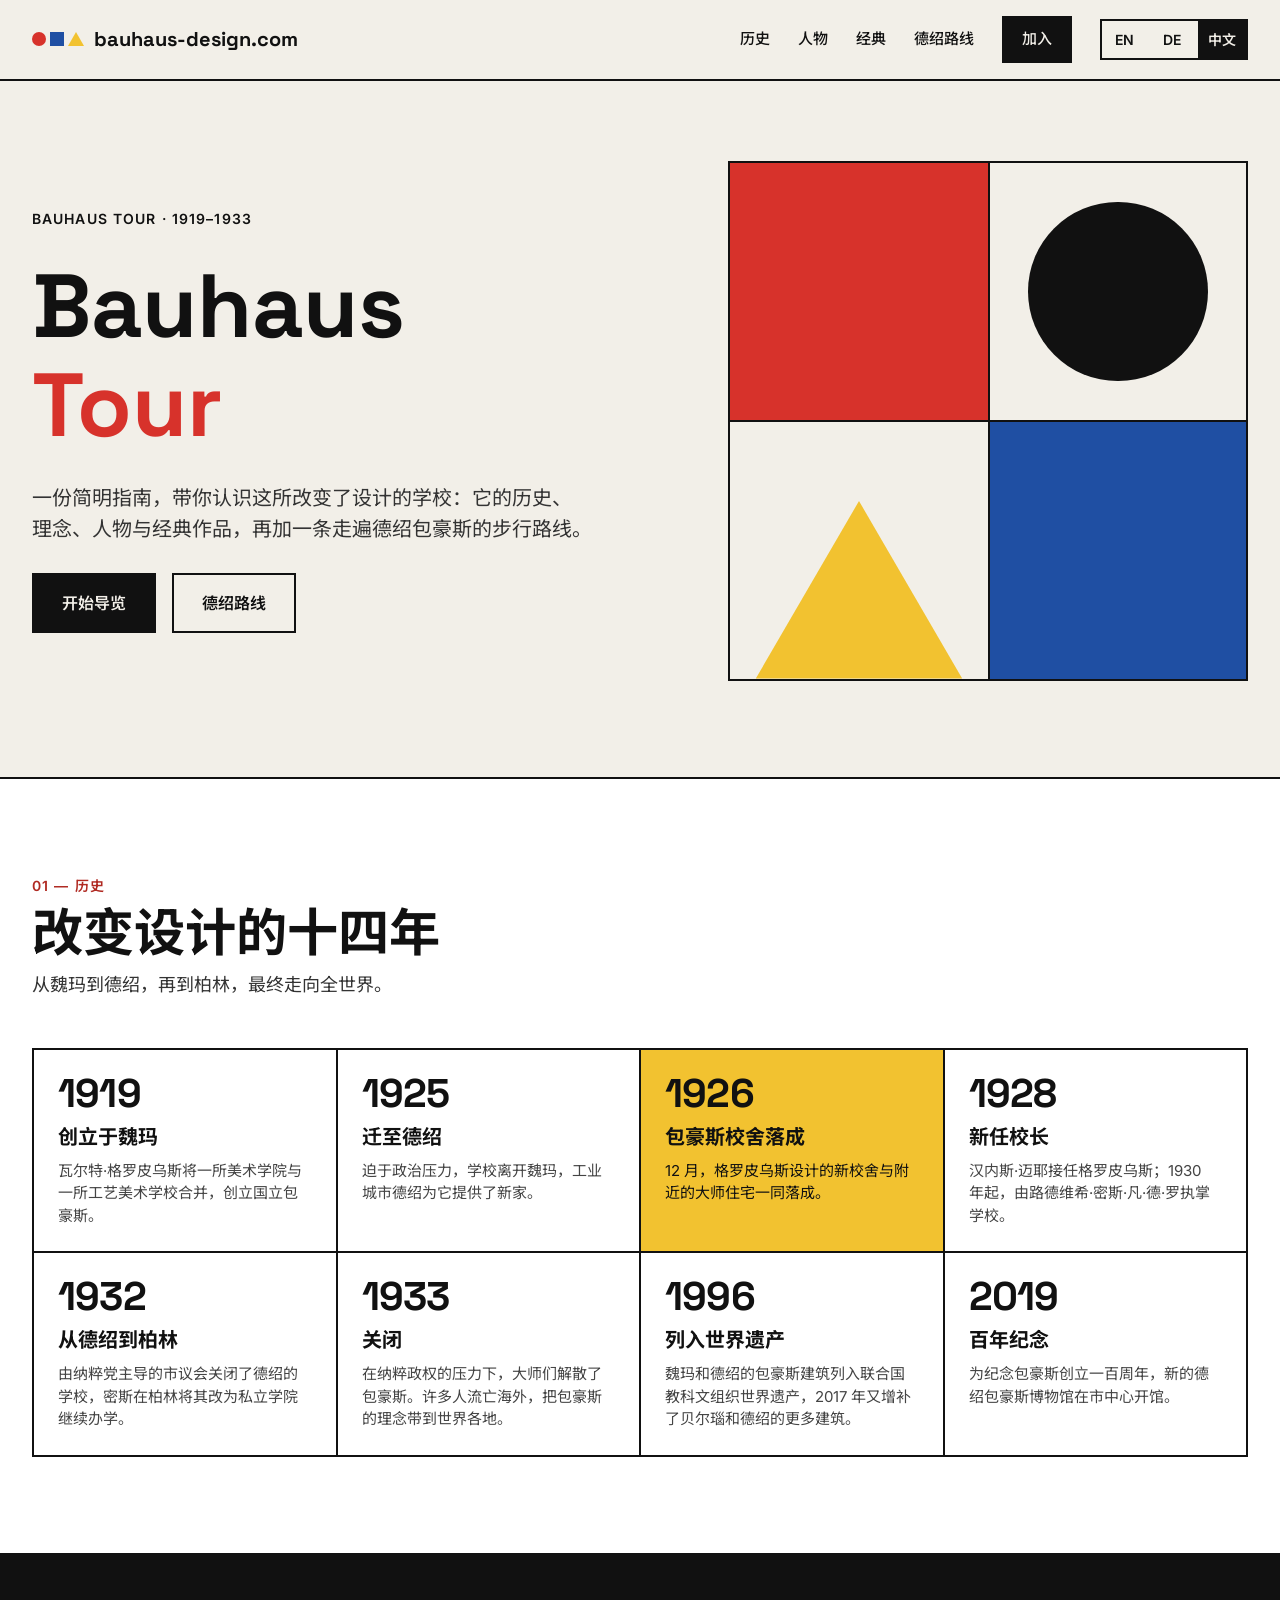
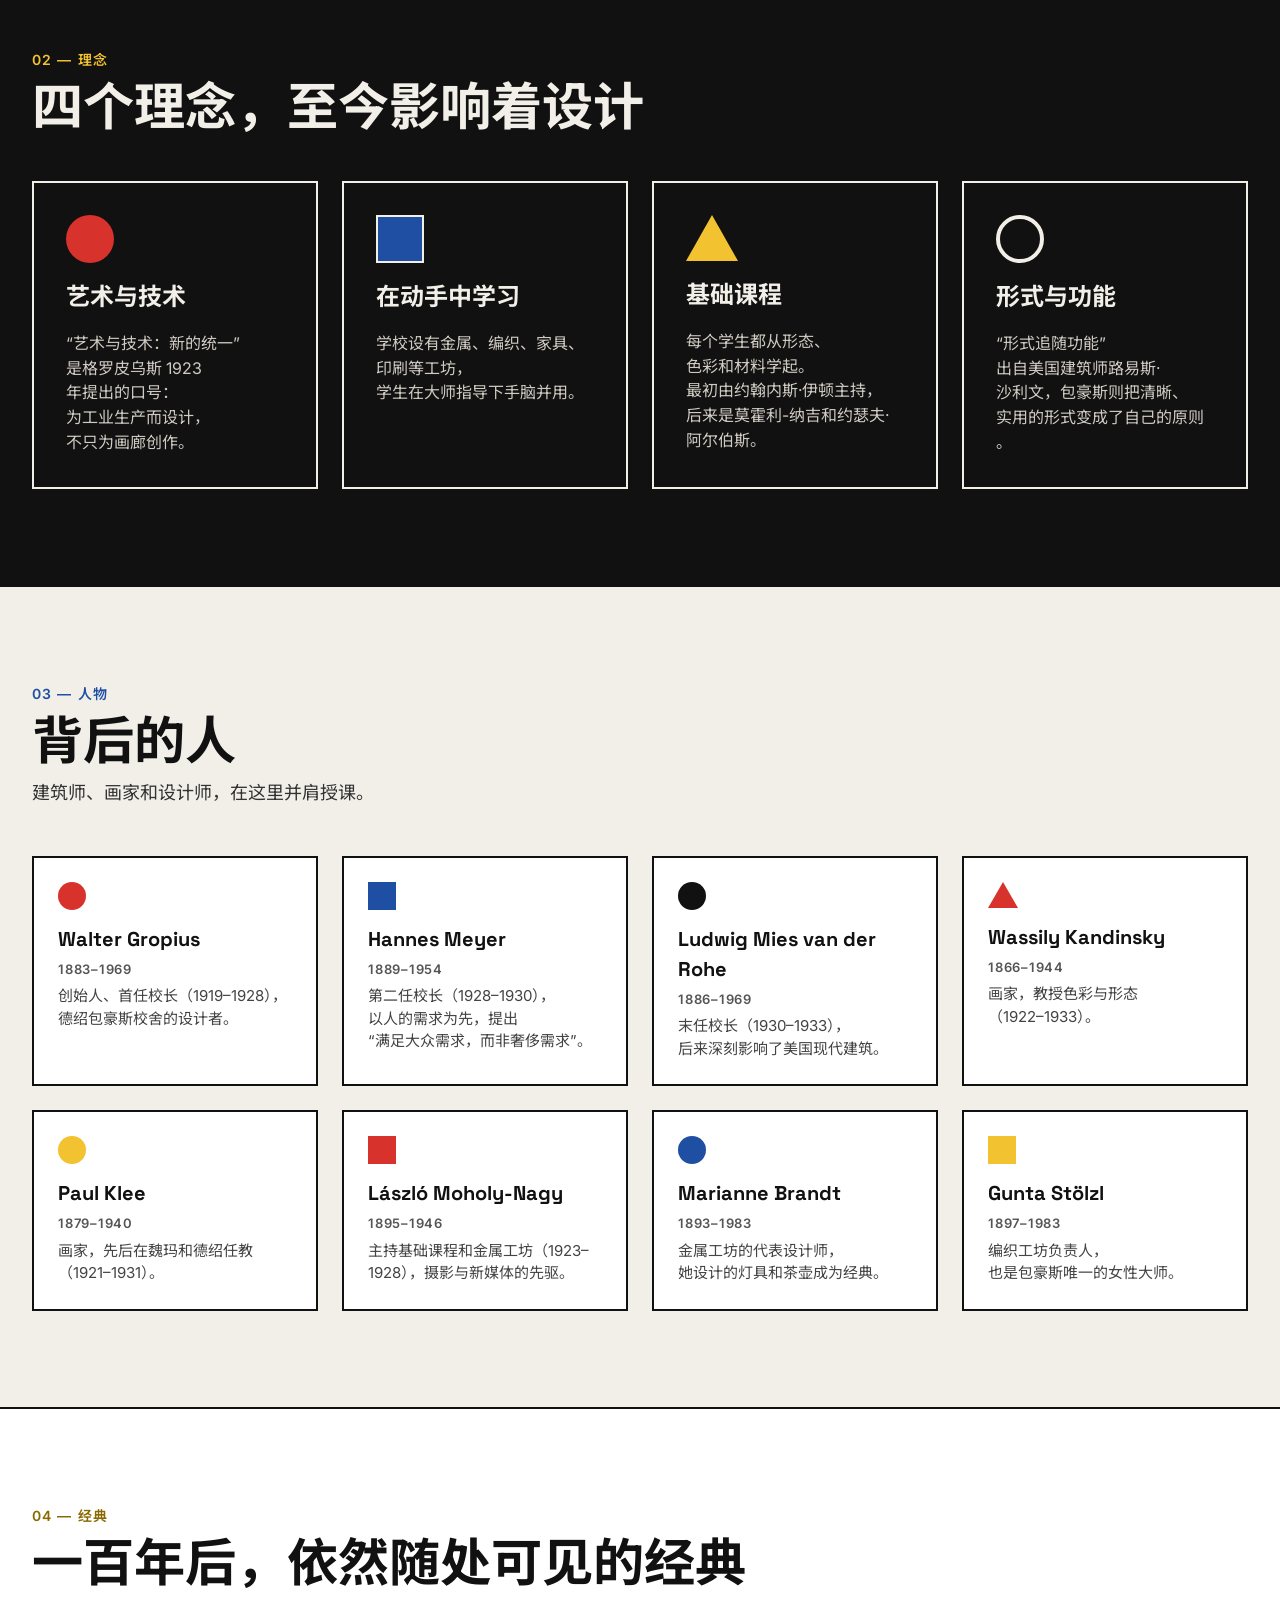
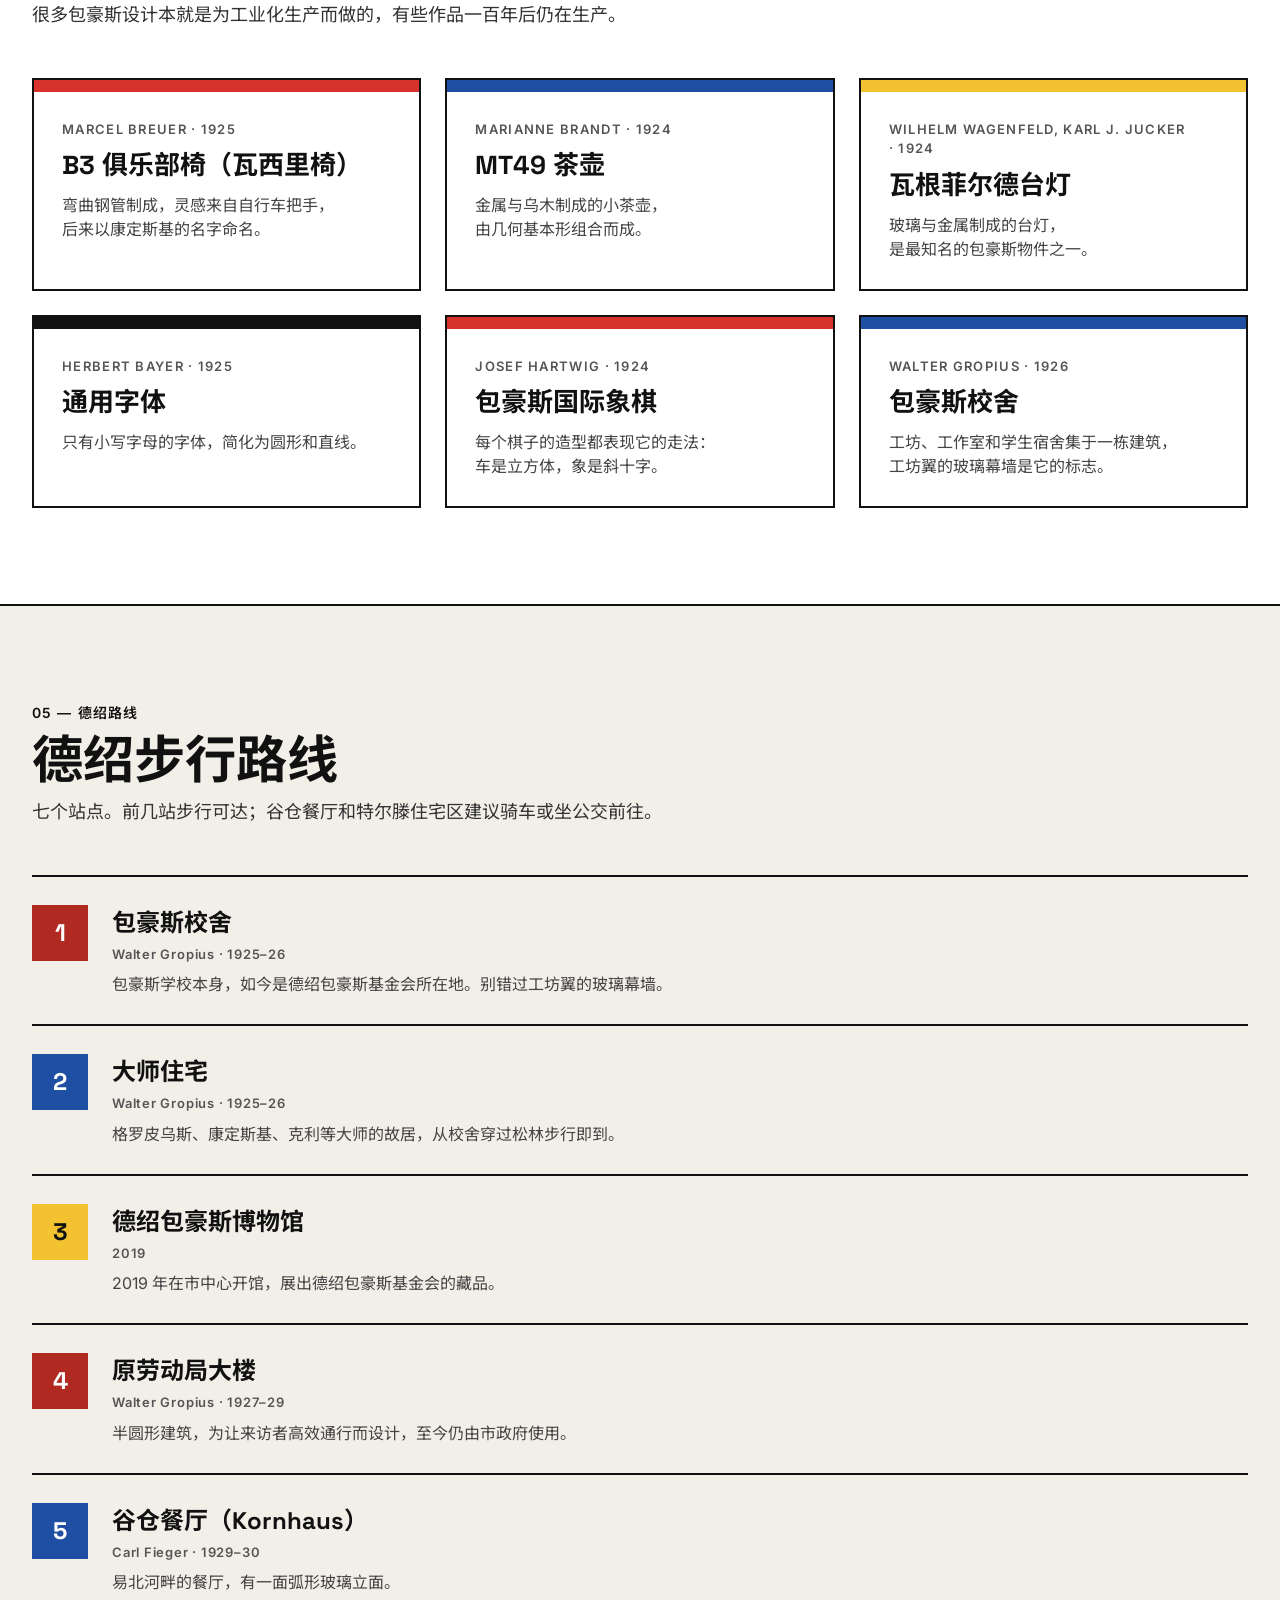
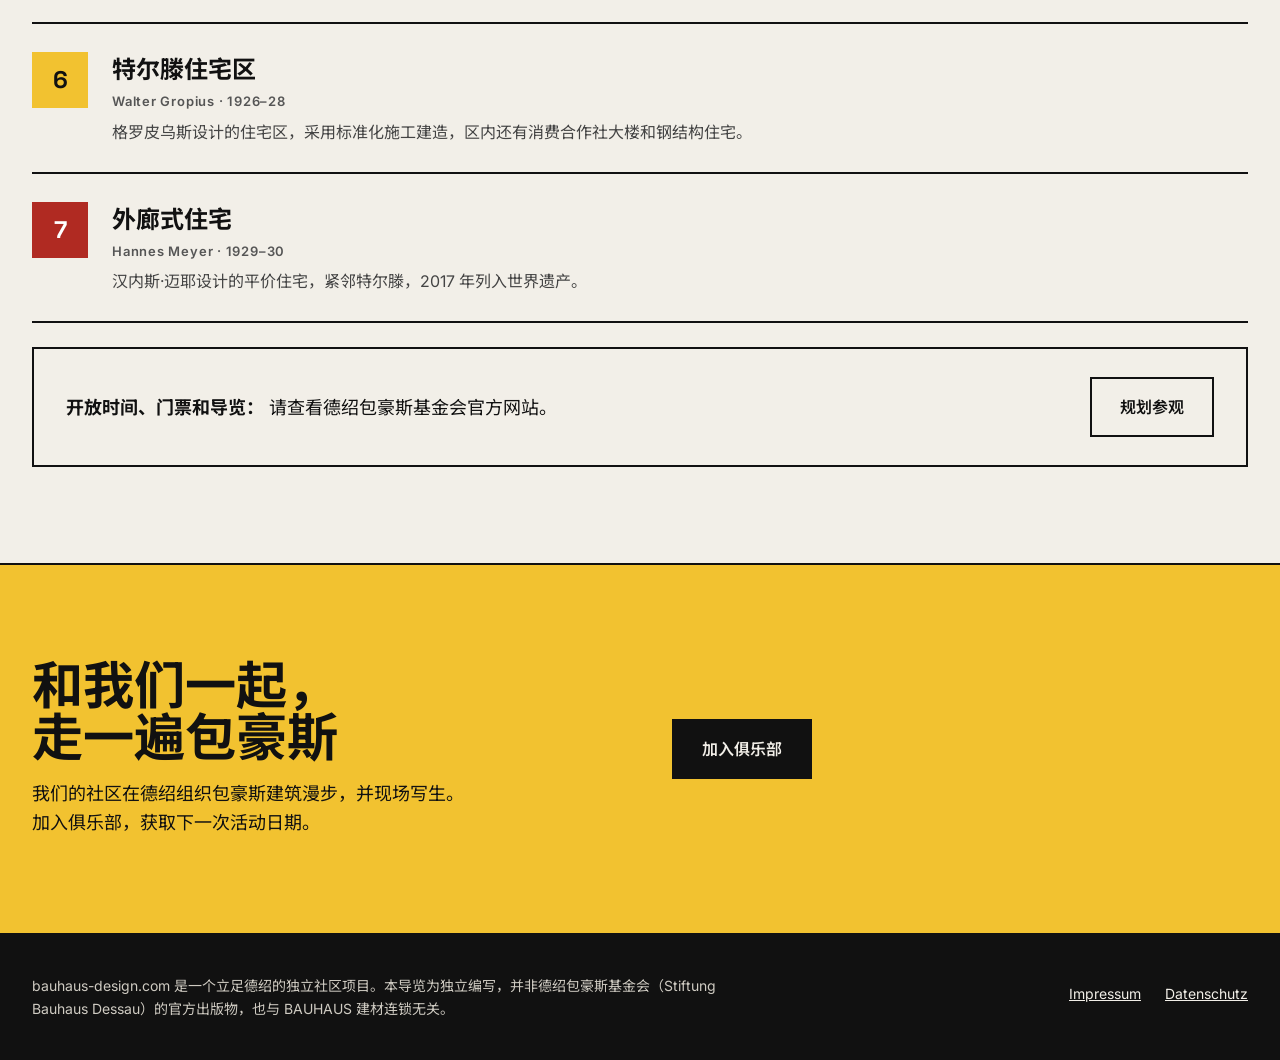
<file: zh/tour/index.html>
<!doctype html>
<html lang="zh-Hans">
<head>
<meta charset="utf-8">
<meta name="viewport" content="width=device-width, initial-scale=1">
<title>包豪斯之旅：历史、理念与德绍路线 | bauhaus-design.com</title>
<meta name="description" content="包豪斯简明指南：1919 至 1933 年的历史、核心理念、关键人物与经典设计，以及一条德绍步行路线。">
<link rel="canonical" href="https://bauhaus-design.com/zh/tour/">
<link rel="alternate" hreflang="en" href="https://bauhaus-design.com/tour/">
<link rel="alternate" hreflang="de" href="https://bauhaus-design.com/de/tour/">
<link rel="alternate" hreflang="zh-Hans" href="https://bauhaus-design.com/zh/tour/">
<link rel="alternate" hreflang="x-default" href="https://bauhaus-design.com/tour/">
<meta property="og:title" content="包豪斯之旅：历史、理念与德绍路线 | bauhaus-design.com">
<meta property="og:description" content="包豪斯简明指南：1919 至 1933 年的历史、核心理念、关键人物与经典设计，以及一条德绍步行路线。">
<meta property="og:url" content="https://bauhaus-design.com/zh/tour/">
<meta property="og:type" content="article">
<link rel="icon" href="data:image/svg+xml,%3Csvg xmlns='http://www.w3.org/2000/svg' viewBox='0 0 32 32'%3E%3Crect width='32' height='32' fill='%23F2EFE8'/%3E%3Ccircle cx='9' cy='16' r='6' fill='%23D7322B'/%3E%3Crect x='17' y='10' width='12' height='12' fill='%231F4FA3'/%3E%3C/svg%3E">
<link rel="preconnect" href="https://fonts.googleapis.com">
<link rel="preconnect" href="https://fonts.gstatic.com" crossorigin>
<link href="https://fonts.googleapis.com/css2?family=Space+Grotesk:wght@400;500;700&family=Inter:wght@400;500;600&family=Noto+Sans+SC:wght@400;500;700&display=swap" rel="stylesheet">
<link rel="stylesheet" href="../../style.css">
</head>
<body>
<a class="skip" href="#main">跳到正文</a>

<header>
  <nav class="wrap nav" aria-label="导览目录">
    <a class="logo" href="../">
      <span class="marks" aria-hidden="true"><span class="m-circle"></span><span class="m-square"></span><span class="m-tri"></span></span>
      bauhaus-design.com
    </a>
    <div class="menu">
      <a href="#timeline">历史</a>
      <a href="#people">人物</a>
      <a href="#classics">经典</a>
      <a href="#route">德绍路线</a>
      <a class="join" href="../#join">加入</a>
      <div class="lang" role="group" aria-label="语言">
        <a href="../../tour/" lang="en" hreflang="en">EN</a>
        <a href="../../de/tour/" lang="de" hreflang="de">DE</a>
        <a href="../../zh/tour/" lang="zh-Hans" hreflang="zh-Hans" aria-current="page">中文</a>
      </div>
    </div>
  </nav>
</header>

<main id="main">

<section class="wrap hero tour-hero">
  <div class="hero-text">
    <p class="eyebrow">Bauhaus Tour · 1919–1933</p>
    <h1>Bauhaus<br><span>Tour</span></h1>
    <p class="hero-sub">一份简明指南，带你认识这所改变了设计的学校：它的历史、理念、人物与经典作品，再加一条走遍德绍包豪斯的步行路线。</p>
    <div class="actions">
      <a class="btn" href="#timeline">开始导览</a>
      <a class="btn btn-outline" href="#route">德绍路线</a>
    </div>
  </div>
  <div class="compo" aria-hidden="true">
    <div class="c1"></div>
    <div class="c2"><i></i></div>
    <div class="c3"><i></i></div>
    <div class="c4"></div>
  </div>
</section>

<!-- 01 TIMELINE -->
<section id="timeline" class="section white">
  <div class="wrap">
    <div class="stack" style="max-width:760px;margin-bottom:48px">
      <p class="eyebrow" style="color:var(--red-text)">01 — 历史</p>
      <h2 class="h2">改变设计的十四年</h2>
      <p class="lead">从魏玛到德绍，再到柏林，最终走向全世界。</p>
    </div>
    <ol class="timeline">
      <li><span class="tl-year">1919</span><h3>创立于魏玛</h3><p>瓦尔特·格罗皮乌斯将一所美术学院与一所工艺美术学校合并，创立国立包豪斯。</p></li>
      <li><span class="tl-year">1925</span><h3>迁至德绍</h3><p>迫于政治压力，学校离开魏玛，工业城市德绍为它提供了新家。</p></li>
      <li class="tl-key"><span class="tl-year">1926</span><h3>包豪斯校舍落成</h3><p>12 月，格罗皮乌斯设计的新校舍与附近的大师住宅一同落成。</p></li>
      <li><span class="tl-year">1928</span><h3>新任校长</h3><p>汉内斯·迈耶接任格罗皮乌斯；1930 年起，由路德维希·密斯·凡·德·罗执掌学校。</p></li>
      <li><span class="tl-year">1932</span><h3>从德绍到柏林</h3><p>由纳粹党主导的市议会关闭了德绍的学校，密斯在柏林将其改为私立学院继续办学。</p></li>
      <li><span class="tl-year">1933</span><h3>关闭</h3><p>在纳粹政权的压力下，大师们解散了包豪斯。许多人流亡海外，把包豪斯的理念带到世界各地。</p></li>
      <li><span class="tl-year">1996</span><h3>列入世界遗产</h3><p>魏玛和德绍的包豪斯建筑列入联合国教科文组织世界遗产，2017 年又增补了贝尔瑙和德绍的更多建筑。</p></li>
      <li><span class="tl-year">2019</span><h3>百年纪念</h3><p>为纪念包豪斯创立一百周年，新的德绍包豪斯博物馆在市中心开馆。</p></li>
    </ol>
  </div>
</section>

<!-- 02 IDEAS -->
<section id="ideas" class="dark">
  <div class="wrap" style="padding-top:96px;padding-bottom:96px">
    <div class="stack" style="max-width:760px;margin-bottom:48px">
      <p class="eyebrow" style="color:var(--yellow)">02 — 理念</p>
      <h2 class="h2"><span class="nb">四个理念，</span><span class="nb">至今影响着设计</span></h2>
    </div>
    <div class="grid3 grid4">
      <article class="tool"><div class="shape-c" aria-hidden="true"></div><h3>艺术与技术</h3><p>“艺术与技术：新的统一”是格罗皮乌斯 1923 年提出的口号：为工业生产而设计，不只为画廊创作。</p></article>
      <article class="tool"><div class="shape-s" aria-hidden="true"></div><h3>在动手中学习</h3><p>学校设有金属、编织、家具、印刷等工坊，学生在大师指导下手脑并用。</p></article>
      <article class="tool"><div class="shape-t" aria-hidden="true"></div><h3>基础课程</h3><p>每个学生都从形态、色彩和材料学起。最初由约翰内斯·伊顿主持，后来是莫霍利-纳吉和约瑟夫·阿尔伯斯。</p></article>
      <article class="tool"><div class="shape-o" aria-hidden="true"></div><h3>形式与功能</h3><p>“形式追随功能”出自美国建筑师路易斯·沙利文，包豪斯则把清晰、实用的形式变成了自己的原则。</p></article>
    </div>
  </div>
</section>

<!-- 03 PEOPLE -->
<section id="people" class="section">
  <div class="wrap">
    <div class="stack" style="max-width:760px;margin-bottom:48px">
      <p class="eyebrow" style="color:var(--blue)">03 — 人物</p>
      <h2 class="h2">背后的人</h2>
      <p class="lead">建筑师、画家和设计师，在这里并肩授课。</p>
    </div>
    <div class="people">
      <article><span class="dot" style="background:var(--red)" aria-hidden="true"></span><h3>Walter Gropius</h3><p class="years">1883–1969</p><p>创始人、首任校长（1919–1928），德绍包豪斯校舍的设计者。</p></article>
      <article><span class="dot sq" style="background:var(--blue)" aria-hidden="true"></span><h3>Hannes Meyer</h3><p class="years">1889–1954</p><p>第二任校长（1928–1930），以人的需求为先，提出“满足大众需求，而非奢侈需求”。</p></article>
      <article><span class="dot" style="background:var(--ink)" aria-hidden="true"></span><h3>Ludwig Mies van der Rohe</h3><p class="years">1886–1969</p><p>末任校长（1930–1933），后来深刻影响了美国现代建筑。</p></article>
      <article><span class="dot tri" aria-hidden="true"></span><h3>Wassily Kandinsky</h3><p class="years">1866–1944</p><p>画家，教授色彩与形态（1922–1933）。</p></article>
      <article><span class="dot" style="background:var(--yellow)" aria-hidden="true"></span><h3>Paul Klee</h3><p class="years">1879–1940</p><p>画家，先后在魏玛和德绍任教（1921–1931）。</p></article>
      <article><span class="dot sq" style="background:var(--red)" aria-hidden="true"></span><h3>László Moholy-Nagy</h3><p class="years">1895–1946</p><p>主持基础课程和金属工坊（1923–1928），摄影与新媒体的先驱。</p></article>
      <article><span class="dot" style="background:var(--blue)" aria-hidden="true"></span><h3>Marianne Brandt</h3><p class="years">1893–1983</p><p>金属工坊的代表设计师，她设计的灯具和茶壶成为经典。</p></article>
      <article><span class="dot sq" style="background:var(--yellow)" aria-hidden="true"></span><h3>Gunta Stölzl</h3><p class="years">1897–1983</p><p>编织工坊负责人，也是包豪斯唯一的女性大师。</p></article>
    </div>
  </div>
</section>

<!-- 04 CLASSICS -->
<section id="classics" class="section white">
  <div class="wrap">
    <div class="stack" style="max-width:760px;margin-bottom:48px">
      <p class="eyebrow" style="color:var(--ochre)">04 — 经典</p>
      <h2 class="h2"><span class="nb">一百年后，</span><span class="nb">依然随处可见的经典</span></h2>
      <p class="lead">很多包豪斯设计本就是为工业化生产而做的，有些作品一百年后仍在生产。</p>
    </div>
    <div class="grid3 cols3">
      <article class="course"><div class="bar" style="background:var(--red)" aria-hidden="true"></div><div class="body"><p class="meta">Marcel Breuer · 1925</p><h3>B3 俱乐部椅（瓦西里椅）</h3><p>弯曲钢管制成，灵感来自自行车把手，后来以康定斯基的名字命名。</p></div></article>
      <article class="course"><div class="bar" style="background:var(--blue)" aria-hidden="true"></div><div class="body"><p class="meta">Marianne Brandt · 1924</p><h3>MT49 茶壶</h3><p>金属与乌木制成的小茶壶，由几何基本形组合而成。</p></div></article>
      <article class="course"><div class="bar" style="background:var(--yellow)" aria-hidden="true"></div><div class="body"><p class="meta">Wilhelm Wagenfeld, Karl J. Jucker · 1924</p><h3>瓦根菲尔德台灯</h3><p>玻璃与金属制成的台灯，是最知名的包豪斯物件之一。</p></div></article>
      <article class="course"><div class="bar" style="background:var(--ink)" aria-hidden="true"></div><div class="body"><p class="meta">Herbert Bayer · 1925</p><h3>通用字体</h3><p>只有小写字母的字体，简化为圆形和直线。</p></div></article>
      <article class="course"><div class="bar" style="background:var(--red)" aria-hidden="true"></div><div class="body"><p class="meta">Josef Hartwig · 1924</p><h3>包豪斯国际象棋</h3><p>每个棋子的造型都表现它的走法：车是立方体，象是斜十字。</p></div></article>
      <article class="course"><div class="bar" style="background:var(--blue)" aria-hidden="true"></div><div class="body"><p class="meta">Walter Gropius · 1926</p><h3>包豪斯校舍</h3><p>工坊、工作室和学生宿舍集于一栋建筑，工坊翼的玻璃幕墙是它的标志。</p></div></article>
    </div>
  </div>
</section>

<!-- 05 ROUTE -->
<section id="route" class="section">
  <div class="wrap">
    <div class="stack" style="max-width:760px">
      <p class="eyebrow">05 — 德绍路线</p>
      <h2 class="h2">德绍步行路线</h2>
      <p class="lead">七个站点。前几站步行可达；谷仓餐厅和特尔滕住宅区建议骑车或坐公交前往。</p>
    </div>
    <ol class="route">
      <li><span class="num">1</span><div><h3>包豪斯校舍</h3><p class="meta-line">Walter Gropius · 1925–26</p><p>包豪斯学校本身，如今是德绍包豪斯基金会所在地。别错过工坊翼的玻璃幕墙。</p></div></li>
      <li><span class="num">2</span><div><h3>大师住宅</h3><p class="meta-line">Walter Gropius · 1925–26</p><p>格罗皮乌斯、康定斯基、克利等大师的故居，从校舍穿过松林步行即到。</p></div></li>
      <li><span class="num">3</span><div><h3>德绍包豪斯博物馆</h3><p class="meta-line">2019</p><p>2019 年在市中心开馆，展出德绍包豪斯基金会的藏品。</p></div></li>
      <li><span class="num">4</span><div><h3>原劳动局大楼</h3><p class="meta-line">Walter Gropius · 1927–29</p><p>半圆形建筑，为让来访者高效通行而设计，至今仍由市政府使用。</p></div></li>
      <li><span class="num">5</span><div><h3>谷仓餐厅（Kornhaus）</h3><p class="meta-line">Carl Fieger · 1929–30</p><p>易北河畔的餐厅，有一面弧形玻璃立面。</p></div></li>
      <li><span class="num">6</span><div><h3>特尔滕住宅区</h3><p class="meta-line">Walter Gropius · 1926–28</p><p>格罗皮乌斯设计的住宅区，采用标准化施工建造，区内还有消费合作社大楼和钢结构住宅。</p></div></li>
      <li><span class="num">7</span><div><h3>外廊式住宅</h3><p class="meta-line">Hannes Meyer · 1929–30</p><p>汉内斯·迈耶设计的平价住宅，紧邻特尔滕，2017 年列入世界遗产。</p></div></li>
    </ol>
    <div class="group">
      <p><strong>开放时间、门票和导览：</strong> 请查看德绍包豪斯基金会官方网站。</p>
      <a class="btn btn-outline" href="https://www.bauhaus-dessau.de" rel="noopener">规划参观</a>
    </div>
  </div>
</section>

<!-- CTA -->
<section class="section yellow">
  <div class="wrap split" style="align-items:center">
    <div class="stack" style="gap:16px">
      <h2 class="h2"><span class="nb">和我们一起，</span><span class="nb">走一遍包豪斯</span></h2>
      <p class="lead" style="color:var(--ink)">我们的社区在德绍组织包豪斯建筑漫步，并现场写生。加入俱乐部，获取下一次活动日期。</p>
    </div>
    <p><a class="btn" href="../#join">加入俱乐部</a></p>
  </div>
</section>

</main>

<footer>
  <div class="wrap">
    <p style="max-width:720px">bauhaus-design.com 是一个立足德绍的独立社区项目。本导览为独立编写，并非德绍包豪斯基金会（Stiftung Bauhaus Dessau）的官方出版物，也与 BAUHAUS 建材连锁无关。</p>
    <nav aria-label="法律信息">
      <a href="../../impressum.html">Impressum</a>
      <a href="../../datenschutz.html">Datenschutz</a>
    </nav>
  </div>
</footer>

</body>
</html>
</file>
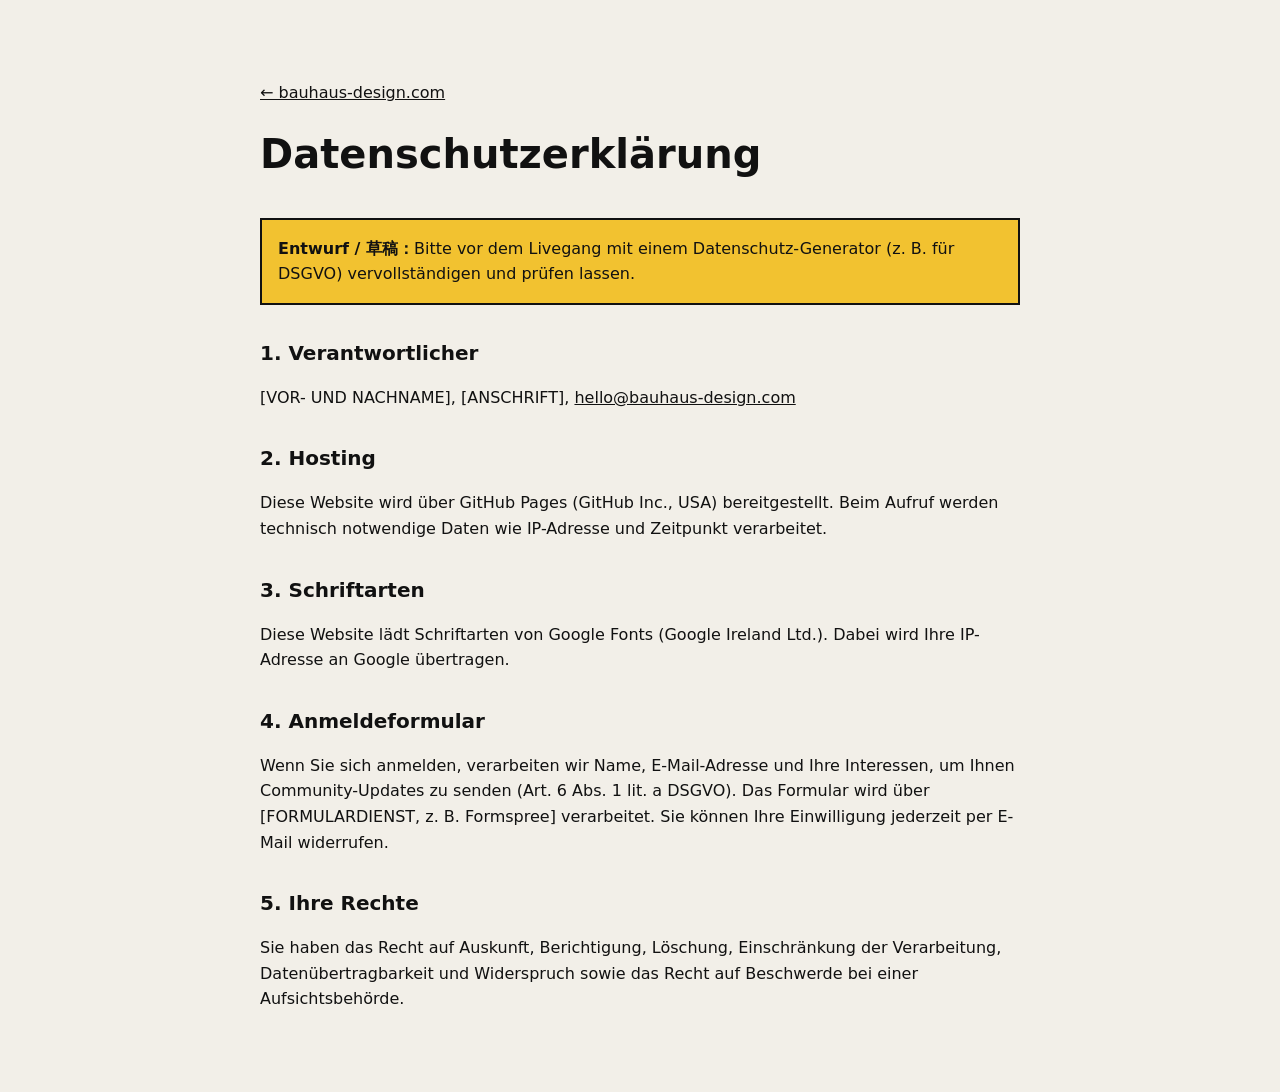
<file: datenschutz.html>
<!doctype html>
<html lang="de">
<head>
<meta charset="utf-8">
<meta name="viewport" content="width=device-width, initial-scale=1">
<title>Datenschutz – bauhaus-design.com</title>
<meta name="robots" content="noindex">
<style>
body{margin:0;background:#F2EFE8;color:#111;font-family:system-ui,sans-serif;line-height:1.6}
main{max-width:760px;margin:0 auto;padding:64px 24px}
h1{font-size:40px;margin:0 0 32px}
h2{font-size:20px;margin:32px 0 8px}
a{color:#111}
.note{background:#F2C230;padding:16px;border:2px solid #111}
</style>
</head>
<body>
<main>
<p><a href="index.html">← bauhaus-design.com</a></p>
<h1>Datenschutzerklärung</h1>

<p class="note"><strong>Entwurf / 草稿：</strong>Bitte vor dem Livegang mit einem Datenschutz-Generator (z. B. für DSGVO) vervollständigen und prüfen lassen.</p>

<h2>1. Verantwortlicher</h2>
<p>[VOR- UND NACHNAME], [ANSCHRIFT], <a href="mailto:hello@bauhaus-design.com">hello@bauhaus-design.com</a></p>

<h2>2. Hosting</h2>
<p>Diese Website wird über GitHub Pages (GitHub Inc., USA) bereitgestellt. Beim Aufruf werden technisch notwendige Daten wie IP-Adresse und Zeitpunkt verarbeitet.</p>

<h2>3. Schriftarten</h2>
<p>Diese Website lädt Schriftarten von Google Fonts (Google Ireland Ltd.). Dabei wird Ihre IP-Adresse an Google übertragen.</p>

<h2>4. Anmeldeformular</h2>
<p>Wenn Sie sich anmelden, verarbeiten wir Name, E-Mail-Adresse und Ihre Interessen, um Ihnen Community-Updates zu senden (Art. 6 Abs. 1 lit. a DSGVO). Das Formular wird über [FORMULARDIENST, z. B. Formspree] verarbeitet. Sie können Ihre Einwilligung jederzeit per E-Mail widerrufen.</p>

<h2>5. Ihre Rechte</h2>
<p>Sie haben das Recht auf Auskunft, Berichtigung, Löschung, Einschränkung der Verarbeitung, Datenübertragbarkeit und Widerspruch sowie das Recht auf Beschwerde bei einer Aufsichtsbehörde.</p>
</main>
</body>
</html>
</file>
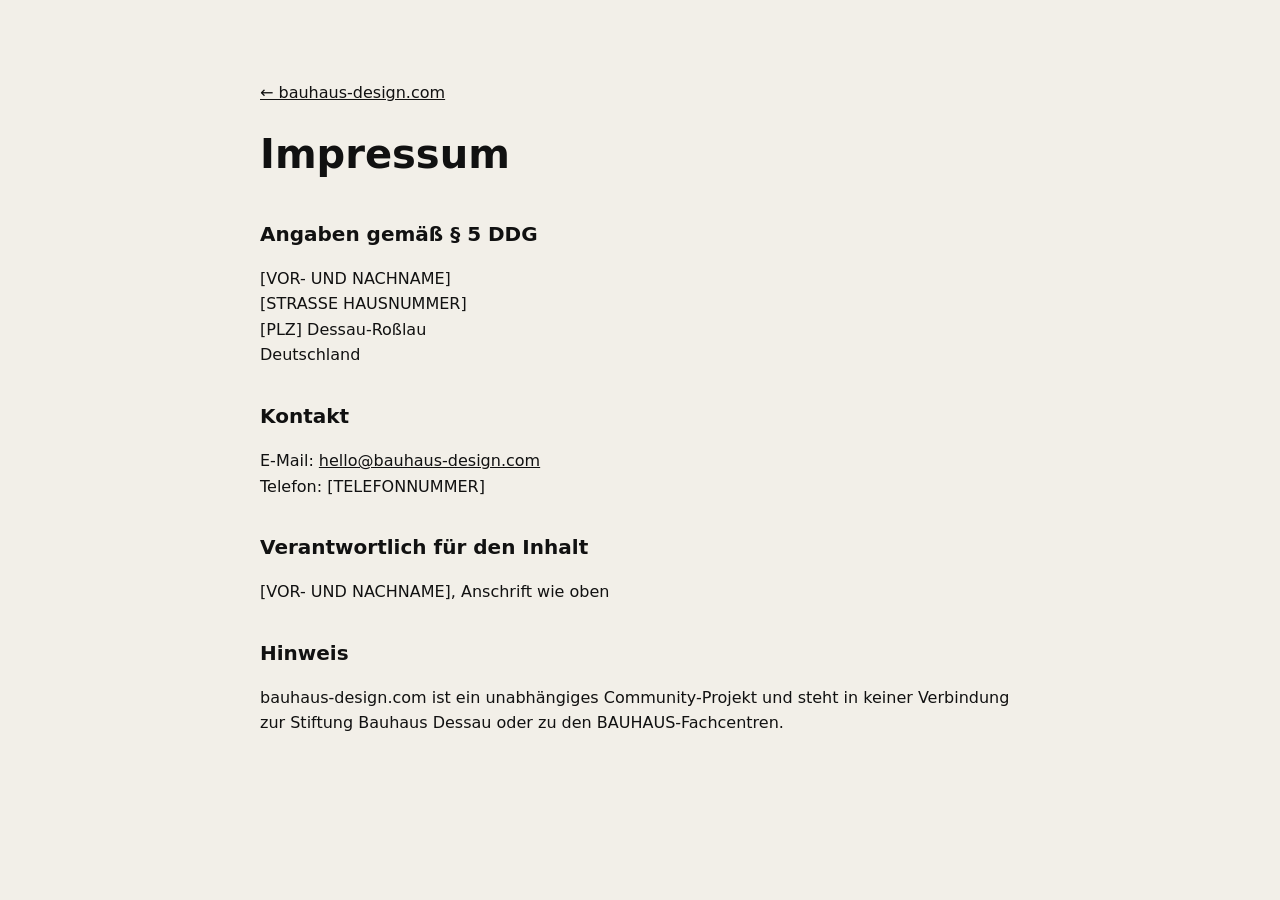
<file: impressum.html>
<!doctype html>
<html lang="de">
<head>
<meta charset="utf-8">
<meta name="viewport" content="width=device-width, initial-scale=1">
<title>Impressum – bauhaus-design.com</title>
<meta name="robots" content="noindex">
<style>
body{margin:0;background:#F2EFE8;color:#111;font-family:system-ui,sans-serif;line-height:1.6}
main{max-width:760px;margin:0 auto;padding:64px 24px}
h1{font-size:40px;margin:0 0 32px}
h2{font-size:20px;margin:32px 0 8px}
a{color:#111}
</style>
</head>
<body>
<main>
<p><a href="index.html">← bauhaus-design.com</a></p>
<h1>Impressum</h1>

<h2>Angaben gemäß § 5 DDG</h2>
<p>[VOR- UND NACHNAME]<br>
[STRASSE HAUSNUMMER]<br>
[PLZ] Dessau-Roßlau<br>
Deutschland</p>

<h2>Kontakt</h2>
<p>E-Mail: <a href="mailto:hello@bauhaus-design.com">hello@bauhaus-design.com</a><br>
Telefon: [TELEFONNUMMER]</p>

<h2>Verantwortlich für den Inhalt</h2>
<p>[VOR- UND NACHNAME], Anschrift wie oben</p>

<h2>Hinweis</h2>
<p>bauhaus-design.com ist ein unabhängiges Community-Projekt und steht in keiner Verbindung zur Stiftung Bauhaus Dessau oder zu den BAUHAUS-Fachcentren.</p>
</main>
</body>
</html>
</file>
<file: style.css>
:root{
  --ink:#111111; --paper:#F2EFE8; --white:#FFFFFF;
  --red:#D7322B; --red-text:#B02A22; --blue:#1F4FA3; --yellow:#F2C230; --ochre:#8A6A00;
  --muted:#444444; --muted-dark:#CFCBC2;
  --line:2px solid var(--ink);
  --display:'Space Grotesk', system-ui, sans-serif;
  --body:'Inter', system-ui, sans-serif;
}
*{box-sizing:border-box}
html{scroll-behavior:smooth}
body{margin:0;background:var(--paper);color:var(--ink);font-family:var(--body);line-height:1.5}
a{color:var(--ink)} a:hover{color:var(--blue)}
img{max-width:100%}
h1,h2,h3{font-family:var(--display);margin:0;letter-spacing:-0.02em}
p{margin:0}
.wrap{max-width:1280px;margin:0 auto;padding:0 32px}
.section{border-top:var(--line)}
.section .wrap{padding-top:96px;padding-bottom:96px}
.eyebrow{font-size:14px;font-weight:600;letter-spacing:.14em;text-transform:uppercase}
.h2{font-size:clamp(36px,4vw,56px);line-height:1}
.lead{font-size:18px;line-height:1.6;color:#333}
.stack{display:flex;flex-direction:column;gap:12px}
.btn{display:inline-block;text-decoration:none;font-weight:600;font-size:16px;padding:16px 28px;background:var(--ink);color:var(--paper);border:2px solid var(--ink);cursor:pointer;font-family:inherit}
.btn:hover{background:var(--blue);border-color:var(--blue);color:var(--white)}
.btn-outline{background:transparent;color:var(--ink)}
.btn-outline:hover{background:var(--ink);color:var(--paper);border-color:var(--ink)}
.skip{position:absolute;left:-9999px}
.skip:focus{left:16px;top:16px;background:var(--ink);color:var(--paper);padding:12px 16px;z-index:10}
:focus-visible{outline:3px solid var(--blue);outline-offset:3px}

/* nav */
header{border-bottom:var(--line);background:var(--paper);position:sticky;top:0;z-index:5}
.nav{display:flex;flex-wrap:wrap;align-items:center;justify-content:space-between;gap:16px;padding-top:16px;padding-bottom:16px}
.logo{display:flex;align-items:center;gap:10px;text-decoration:none;font-family:var(--display);font-weight:700;font-size:20px}
.marks{display:flex;gap:4px;align-items:center}
.m-circle{width:14px;height:14px;border-radius:50%;background:var(--red)}
.m-square{width:14px;height:14px;background:var(--blue)}
.m-tri{width:0;height:0;border-left:8px solid transparent;border-right:8px solid transparent;border-bottom:14px solid var(--yellow)}
.menu{display:flex;flex-wrap:wrap;gap:28px;font-size:15px;font-weight:500;align-items:center}
.menu a{text-decoration:none;padding:12px 0}
.menu .join{padding:12px 20px;background:var(--ink);color:var(--paper)}
.menu .join:hover{background:var(--blue);color:var(--white)}

/* hero */
.hero{display:flex;flex-wrap:wrap;gap:64px;align-items:center;padding-top:80px;padding-bottom:96px}
.hero-text{flex:1 1 520px;min-width:0;display:flex;flex-direction:column;gap:28px}
.hero h1{font-weight:700;font-size:clamp(48px,7vw,96px);line-height:.95;letter-spacing:-.03em}
.hero h1 span{color:var(--blue)}
.hero-sub{font-size:20px;line-height:1.55;max-width:560px;color:#333}
.actions{display:flex;flex-wrap:wrap;gap:16px}
.compo{flex:1 1 420px;min-width:0;max-width:520px;aspect-ratio:1/1;display:grid;grid-template-columns:1fr 1fr;border:var(--line)}
.compo div{display:flex;align-items:center;justify-content:center}
.c1{background:var(--red)}
.c2{border-left:var(--line)}
.c2 i{width:70%;aspect-ratio:1/1;border-radius:50%;background:var(--ink);display:block}
.c3{border-top:var(--line);align-items:flex-end!important}
.c3 i{width:80%;aspect-ratio:1/.86;background:var(--yellow);clip-path:polygon(50% 0,100% 100%,0 100%);display:block}
.c4{background:var(--blue);border-top:var(--line);border-left:var(--line)}

/* pillars */
.pillars{border-top:var(--line);border-bottom:var(--line);background:var(--white)}
.pillars .wrap{display:grid;grid-template-columns:repeat(auto-fit,minmax(220px,1fr))}
.pillars a{text-decoration:none;padding:28px 24px;display:flex;flex-direction:column;gap:6px;border-left:var(--line);font-family:var(--display)}
.pillars a:last-child{border-right:var(--line)}
.pillars small{font-size:14px;font-weight:700}
.pillars strong{font-size:22px}

/* cards */
.grid3{display:grid;grid-template-columns:repeat(auto-fit,minmax(270px,1fr));gap:24px}
.dark{background:var(--ink);color:var(--paper)}
.dark .lead{color:var(--muted-dark)}
.tool{border:2px solid var(--paper);padding:32px;display:flex;flex-direction:column;gap:16px}
.tool h3{font-size:24px}
.tool p{font-size:16px;line-height:1.55;color:var(--muted-dark)}
.tool a{margin-top:auto;color:var(--yellow);font-weight:600;padding:12px 0}
.shape-c{width:48px;height:48px;border-radius:50%;background:var(--red)}
.shape-s{width:48px;height:48px;background:var(--blue);border:2px solid var(--paper)}
.shape-t{width:0;height:0;border-left:26px solid transparent;border-right:26px solid transparent;border-bottom:46px solid var(--yellow)}

/* club */
.split{display:flex;flex-wrap:wrap;gap:64px;align-items:flex-start}
.split > *{flex:1 1 440px;min-width:0}
.list{border:var(--line);background:var(--white)}
.list-item{padding:24px 28px;display:flex;gap:20px;align-items:flex-start;border-bottom:var(--line)}
.list-item:last-child{border-bottom:none}
.list-item h3{font-size:20px}
.list-item p{font-size:15px;color:var(--muted);margin-top:4px}
.i-c{flex:0 0 auto;width:28px;height:28px;border-radius:50%;background:var(--red)}
.i-s{flex:0 0 auto;width:28px;height:28px;background:var(--blue)}
.i-t{flex:0 0 auto;width:0;height:0;border-left:14px solid transparent;border-right:14px solid transparent;border-bottom:26px solid var(--yellow)}
.i-o{flex:0 0 auto;width:28px;height:28px;border:3px solid var(--ink)}

/* courses */
.white{background:var(--white)}
.course{border:var(--line);display:flex;flex-direction:column}
.course .bar{height:12px}
.course .body{padding:28px;display:flex;flex-direction:column;gap:12px;flex:1 1 auto}
.course .meta{font-size:13px;font-weight:600;letter-spacing:.1em;text-transform:uppercase;color:#555}
.course h3{font-size:26px;line-height:1.15}
.course p{font-size:16px;color:var(--muted)}
.course .foot{margin-top:auto;padding-top:16px;border-top:var(--line);display:flex;justify-content:space-between;align-items:center;gap:12px;font-weight:600}
.course .foot a{padding:12px 0}
.group{margin-top:24px;border:var(--line);background:var(--paper);padding:28px 32px;display:flex;flex-wrap:wrap;justify-content:space-between;align-items:center;gap:20px}
.group p{font-size:18px;max-width:760px}

/* events */
.events{border-top:var(--line);margin-top:48px}
.event{display:flex;flex-wrap:wrap;align-items:center;gap:16px 32px;padding:28px 0;border-bottom:var(--line)}
.event .date{flex:0 0 140px;font-family:var(--display);font-size:22px;font-weight:700}
.tag{font-size:13px;font-weight:600;letter-spacing:.1em;text-transform:uppercase;padding:6px 12px}
.event .title{flex:1 1 320px;min-width:0;font-family:var(--display);font-size:24px;font-weight:500}
.event a{font-weight:600;padding:12px 0}

/* dessau */
.blue{background:var(--blue);color:var(--white)}
.blue .wrap{display:flex;flex-wrap:wrap;gap:48px;align-items:center}
.blue h2{flex:1 1 480px;min-width:0;font-size:clamp(36px,4.5vw,64px);line-height:1}
.blue p{flex:1 1 400px;min-width:0;font-size:19px;line-height:1.6}

/* join */
.yellow{background:var(--yellow)}
.form{background:var(--paper);border:var(--line);padding:32px;display:flex;flex-direction:column;gap:20px}
.field{display:flex;flex-direction:column;gap:8px}
.field label,legend{font-weight:600;font-size:15px}
.field input{border:var(--line);background:var(--white);padding:14px;font:inherit;font-size:16px}
fieldset{border:none;margin:0;padding:0}
legend{padding:0;margin-bottom:12px}
.checks{display:grid;grid-template-columns:1fr 1fr;gap:12px}
.checks label{display:flex;align-items:center;gap:10px;font-size:16px;min-height:44px}
.checks input{width:20px;height:20px;accent-color:var(--ink)}
.form .btn{align-self:flex-start}
.small{font-size:13px;color:var(--muted)}

/* footer */
footer{border-top:var(--line);background:var(--ink);color:var(--muted-dark)}
footer .wrap{padding-top:40px;padding-bottom:40px;display:flex;flex-wrap:wrap;justify-content:space-between;gap:24px;font-size:14px;line-height:1.6}
footer a{color:var(--paper);padding:8px 0}
footer nav{display:flex;gap:24px}

@media (max-width:640px){
  header{position:static}
  .wrap{padding:0 20px}
  .section .wrap{padding-top:64px;padding-bottom:64px}
  .menu{gap:16px;font-size:14px}
  .hero{padding-top:48px;padding-bottom:64px;gap:40px}
  .pillars a{border-left:none;border-bottom:var(--line)}
  .pillars a:last-child{border-right:none;border-bottom:none}
  .checks{grid-template-columns:1fr}
  .event .date{flex-basis:auto}
}

/* language switcher */
.lang{display:flex;gap:4px;align-items:center;font-size:14px;font-weight:600;border:var(--line)}
.lang a{text-decoration:none;padding:8px 10px;min-width:44px;text-align:center}
.lang a[aria-current="page"]{background:var(--ink);color:var(--paper)}
/* Chinese typography */
html[lang="zh-Hans"] body{font-family:'Inter','Noto Sans SC',system-ui,sans-serif}
html[lang="zh-Hans"] h1,html[lang="zh-Hans"] h2,html[lang="zh-Hans"] h3,html[lang="zh-Hans"] .logo,html[lang="zh-Hans"] .pillars a,html[lang="zh-Hans"] .event .title,html[lang="zh-Hans"] .event .date{font-family:'Space Grotesk','Noto Sans SC',system-ui,sans-serif;letter-spacing:0}
html[lang="zh-Hans"] .hero h1{line-height:1.1}
html[lang="zh-Hans"] .eyebrow{letter-spacing:.08em}

/* headline line breaks: keep phrases together, balance lines */
.nb{display:inline-block}
h1,h2{text-wrap:balance}
@media (max-width:640px){
  html[lang="zh-Hans"] .h2,html[lang="zh-Hans"] .blue h2{font-size:30px;line-height:1.2}
}

/* avoid single-word last lines in paragraphs */
p{text-wrap:pretty}

/* Chinese: wrap only at punctuation/spaces; break inside a phrase only if it can't fit */
html[lang="zh-Hans"] p,html[lang="zh-Hans"] h3,html[lang="zh-Hans"] .title,html[lang="zh-Hans"] label,html[lang="zh-Hans"] legend{word-break:keep-all;overflow-wrap:anywhere}

/* ===== Bauhaus Tour ===== */
.tour-hero h1 span{color:var(--red)}
.timeline{list-style:none;margin:0;padding:0;display:grid;grid-template-columns:repeat(auto-fit,minmax(240px,1fr));gap:0;border-top:var(--line);border-left:var(--line)}
.timeline li{padding:24px;border-right:var(--line);border-bottom:var(--line);display:flex;flex-direction:column;gap:8px;background:var(--white)}
.timeline .tl-year{font-family:var(--display);font-size:40px;font-weight:700;line-height:1;letter-spacing:-.02em}
.timeline .tl-key{background:var(--yellow)}
.timeline h3{font-size:20px}
.timeline p{font-size:15px;color:var(--muted)}
.timeline .tl-key p{color:var(--ink)}
.grid4{grid-template-columns:repeat(auto-fit,minmax(240px,1fr))}
.shape-o{width:48px;height:48px;border:4px solid var(--paper);border-radius:50%;box-sizing:border-box}
.people{display:grid;grid-template-columns:repeat(auto-fit,minmax(260px,1fr));gap:24px}
.people article{border:var(--line);background:var(--white);padding:24px;display:flex;flex-direction:column;gap:6px}
.people h3{font-size:20px;margin-top:8px}
.people .years{font-size:13px;font-weight:600;letter-spacing:.06em;color:#555}
.people p{font-size:15px;color:var(--muted)}
.dot{width:28px;height:28px;border-radius:50%;display:block}
.dot.sq{border-radius:0}
.dot.tri{width:0;height:0;border-radius:0;border-left:15px solid transparent;border-right:15px solid transparent;border-bottom:26px solid var(--red)}
.route{list-style:none;margin:48px 0 0;padding:0;border-top:var(--line)}
.route li{display:flex;gap:24px;align-items:flex-start;padding:28px 0;border-bottom:var(--line)}
.route .num{flex:0 0 56px;height:56px;display:flex;align-items:center;justify-content:center;background:var(--ink);color:var(--paper);font-family:var(--display);font-size:24px;font-weight:700}
.route li:nth-child(3n+1) .num{background:var(--red-text);color:var(--white)}
.route li:nth-child(3n+2) .num{background:var(--blue);color:var(--white)}
.route li:nth-child(3n) .num{background:var(--yellow);color:var(--ink)}
.route h3{font-size:24px}
.route .meta-line{font-size:13px;font-weight:600;letter-spacing:.06em;color:#555;margin:4px 0 8px}
.route p{font-size:16px;color:var(--muted);max-width:720px}
html[lang="zh-Hans"] .timeline p,html[lang="zh-Hans"] .people p,html[lang="zh-Hans"] .route p{word-break:keep-all;overflow-wrap:anywhere}
@media (max-width:640px){
  .route li{gap:16px}
  .route .num{flex-basis:44px;height:44px;font-size:20px}
  .timeline .tl-year{font-size:32px}
}
.timeline{grid-template-columns:repeat(4,minmax(0,1fr))}
.cols3{grid-template-columns:repeat(3,minmax(0,1fr))}
@media (max-width:960px){.timeline{grid-template-columns:repeat(2,minmax(0,1fr))}.cols3{grid-template-columns:repeat(2,minmax(0,1fr))}}
@media (max-width:600px){.timeline,.cols3{grid-template-columns:1fr}}
/* Chinese: long clauses in small text read better with normal CJK wrapping */
html[lang="zh-Hans"] .timeline p,html[lang="zh-Hans"] .group p,html[lang="zh-Hans"] footer p{word-break:normal;overflow-wrap:normal;line-break:strict}
</file>
